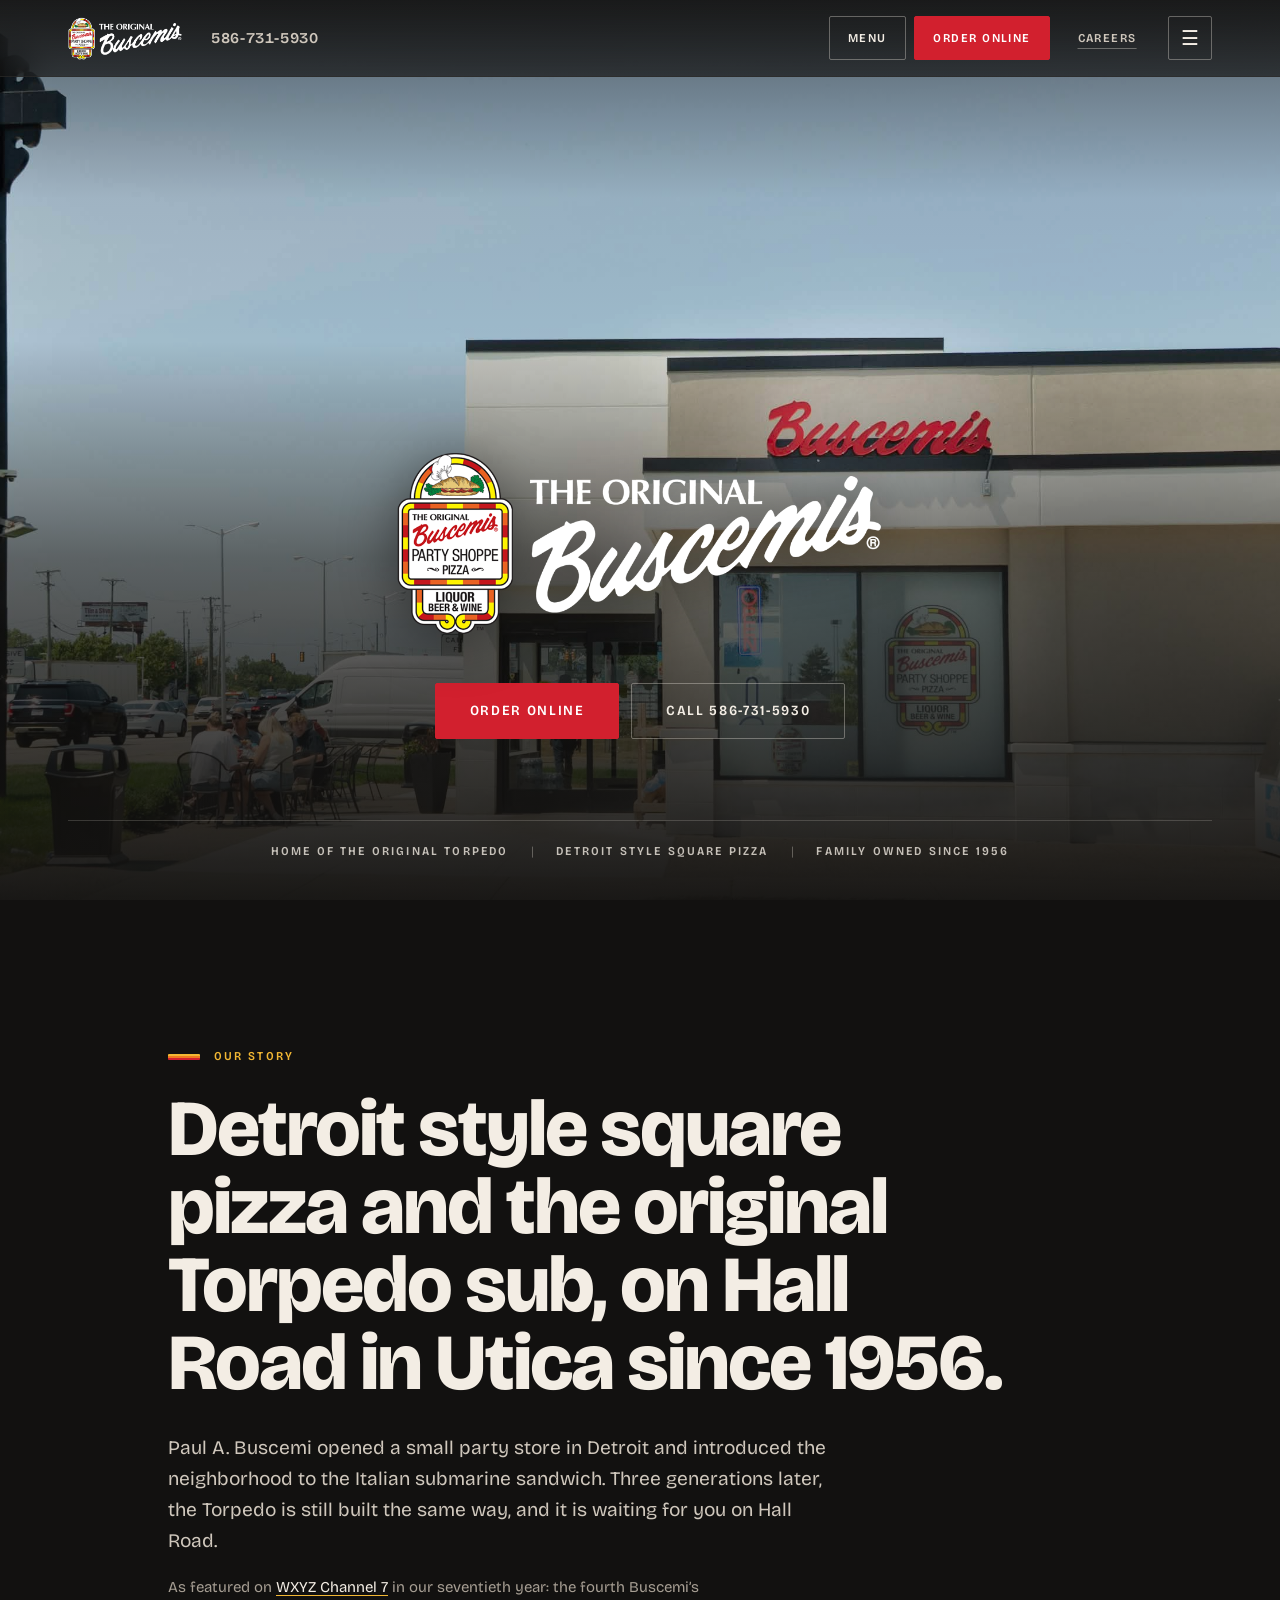
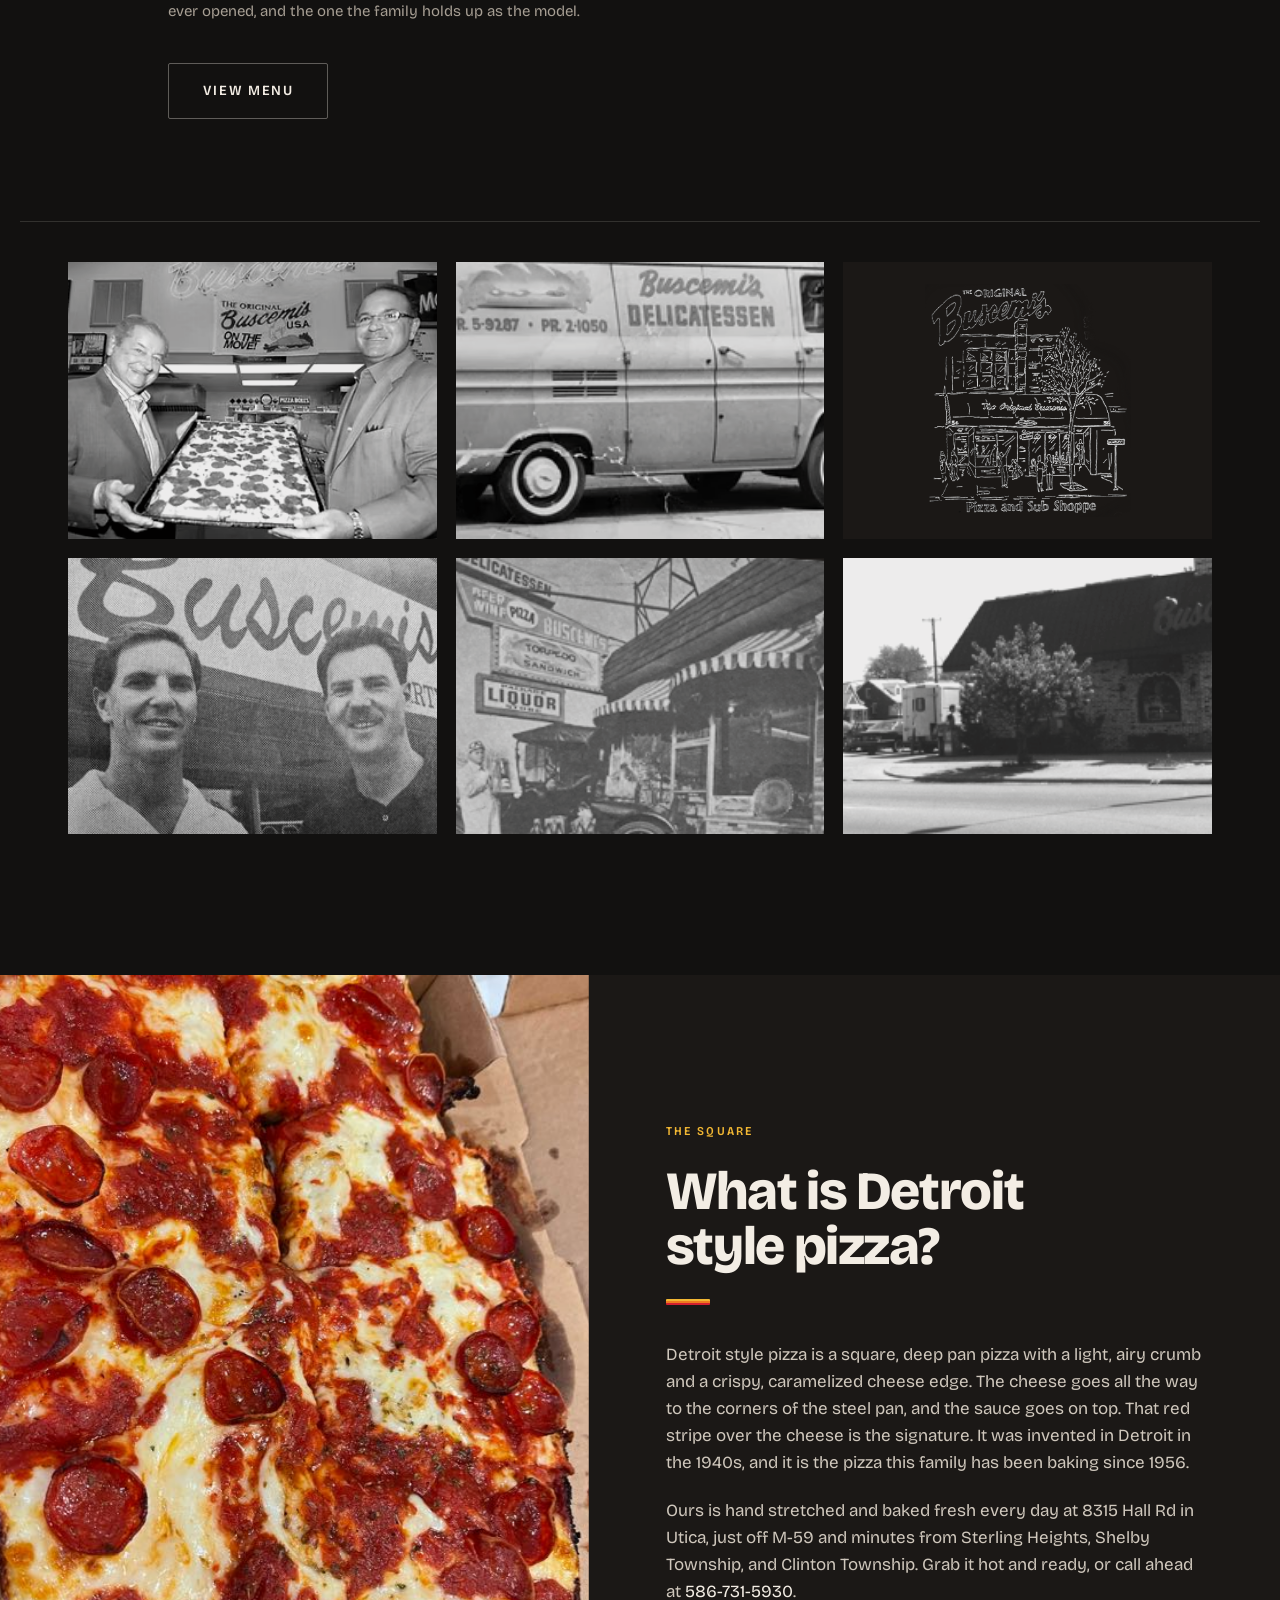
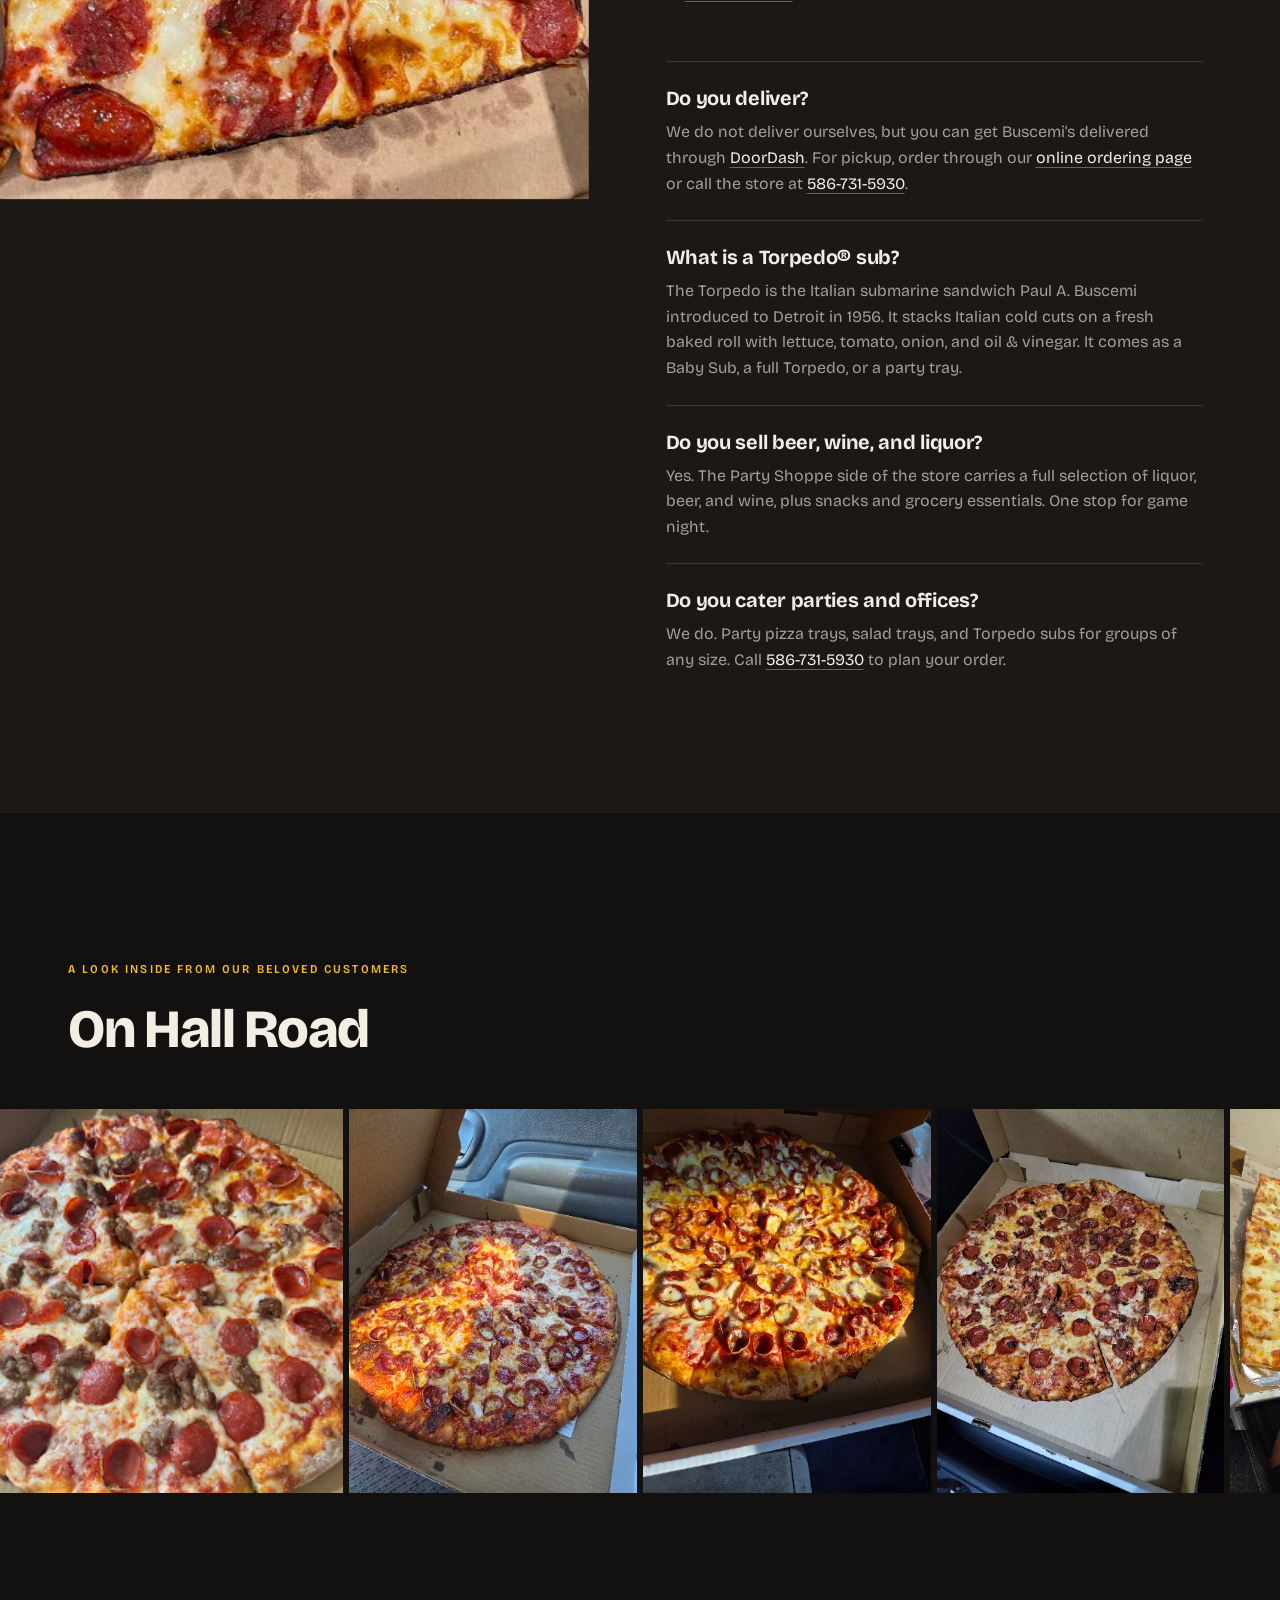
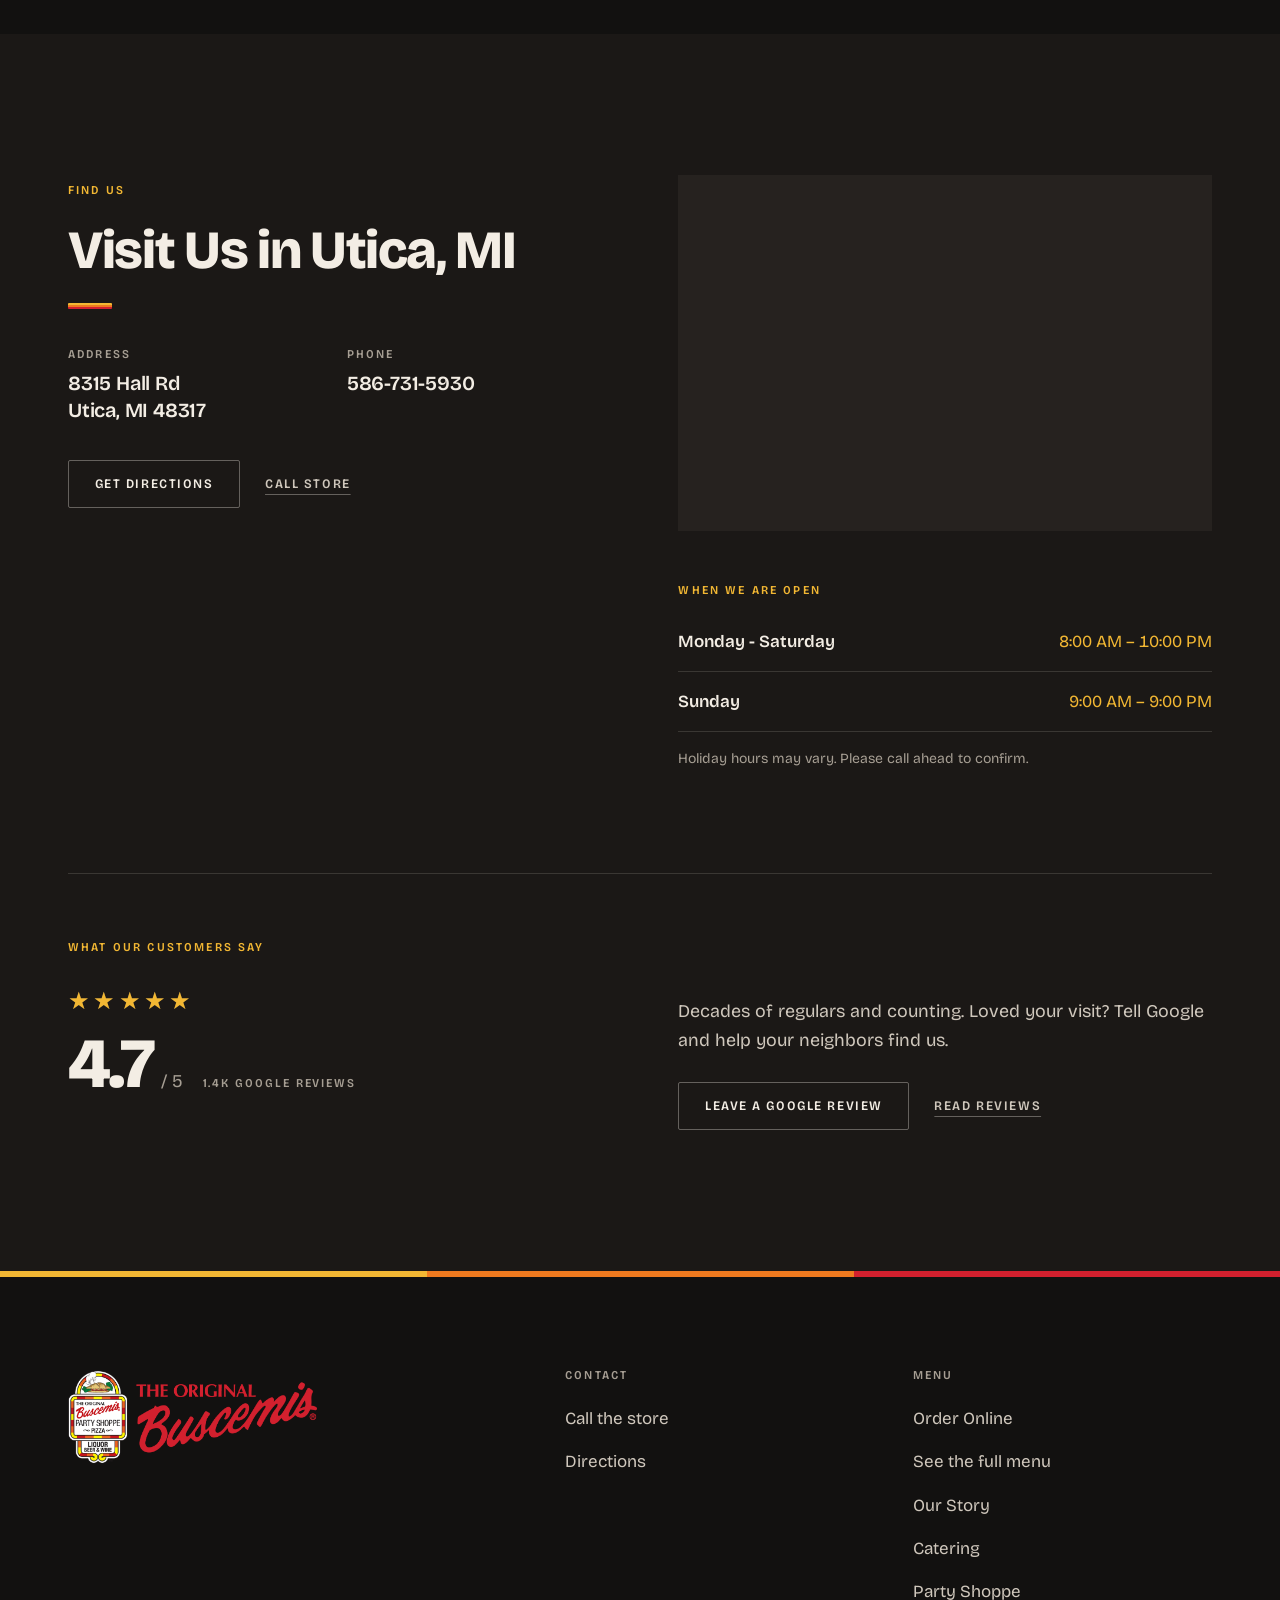
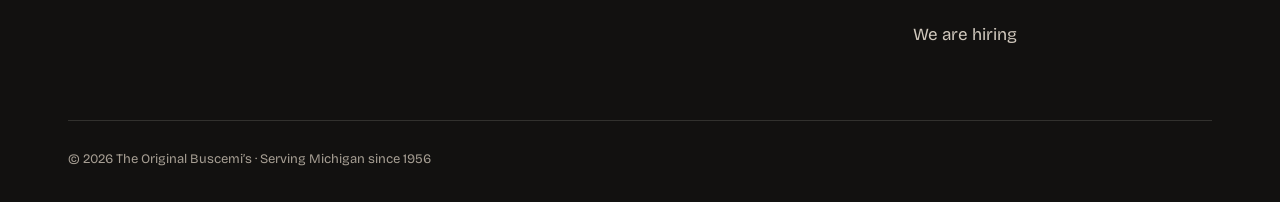
<file: index.html>
<!doctype html>
<html lang="en">
<head>
  <meta charset="utf-8">
  <meta name="viewport" content="width=device-width, initial-scale=1">
  <title>Original Buscemi's - Hall Road, Utica</title>
  <meta name="description" content="The Original Buscemi's at 8315 Hall Rd in Utica, MI 48317. Italian Torpedo subs, Detroit-style pizza, and Party Shoppe favorites since 1956. Call 586-731-5930.">
  <link rel="canonical" href="https://buscemisofutica.com/">
  <meta name="theme-color" content="#121110">
  <link rel="icon" type="image/png" sizes="144x144" href="/assets/favicon.png">
  <link rel="apple-touch-icon" sizes="180x180" href="/assets/apple-touch-icon.png">
  <meta property="og:type" content="website">
  <meta property="og:site_name" content="The Original Buscemi's">
  <meta property="og:title" content="Original Buscemi's - Hall Road, Utica">
  <meta property="og:description" content="Italian Torpedo subs, Detroit-style pizza, and Party Shoppe favorites since 1956. 8315 Hall Rd, Utica, MI 48317.">
  <meta property="og:url" content="https://buscemisofutica.com/">
  <meta property="og:image" content="https://buscemisofutica.com/assets/og-logo.jpg">
  <meta property="og:image:width" content="1200">
  <meta property="og:image:height" content="1200">
  <meta property="og:image:alt" content="The Original Buscemi's logo">
  <meta name="twitter:card" content="summary">
  <meta name="twitter:image" content="https://buscemisofutica.com/assets/og-logo.jpg">
  <script type="application/ld+json">
  {
    "@context": "https://schema.org",
    "@type": "Restaurant",
    "name": "The Original Buscemi's",
    "description": "Family-owned pizza and sub shop and Party Shoppe on Hall Road in Utica, Michigan. Detroit-style square pizza, the original Torpedo sub, calzones, cheese bread, and a full liquor, beer, and wine selection since 1956.",
    "url": "https://buscemisofutica.com/",
    "image": [
      "https://buscemisofutica.com/assets/seo/food-16x9.jpg",
      "https://buscemisofutica.com/assets/gallery/11-detroit-square.webp",
      "https://buscemisofutica.com/assets/seo/food-1x1.jpg"
    ],
    "logo": "https://buscemisofutica.com/assets/og-logo.jpg",
    "telephone": "+15867315930",
    "priceRange": "$",
    "menu": "https://buscemisofutica.com/menu/",
    "hasMenu": "https://buscemisofutica.com/menu/",
    "hasMap": "https://www.google.com/maps/search/?api=1&query=The+Original+Buscemis+8315+Hall+Rd+Utica+MI",
    "sameAs": [
      "https://www.yelp.com/biz/buscemis-utica",
      "https://www.tripadvisor.com/Restaurant_Review-g42777-d891202-Reviews-Buscemi_s_of_Utica-Utica_Michigan.html"
    ],
    "servesCuisine": ["Pizza", "Detroit-style pizza", "Italian", "Sandwiches"],
    "address": {
      "@type": "PostalAddress",
      "streetAddress": "8315 Hall Rd",
      "addressLocality": "Utica",
      "addressRegion": "MI",
      "postalCode": "48317",
      "addressCountry": "US"
    },
    "geo": {
      "@type": "GeoCoordinates",
      "latitude": 42.62626,
      "longitude": -83.02923
    },
    "openingHoursSpecification": [
      { "@type": "OpeningHoursSpecification", "dayOfWeek": ["Monday", "Tuesday", "Wednesday", "Thursday", "Friday", "Saturday"], "opens": "08:00", "closes": "22:00" },
      { "@type": "OpeningHoursSpecification", "dayOfWeek": ["Sunday"], "opens": "09:00", "closes": "21:00" }
    ],
    "foundingDate": "1956",
    "subjectOf": {
      "@type": "NewsArticle",
      "headline": "Buscemi's pizza turns 70, expands into Michigan freezer aisles",
      "url": "https://www.wxyz.com/buscemis-pizza-turns-70-expands-into-michigan-freezer-aisles",
      "datePublished": "2026-09-08",
      "author": {
        "@type": "Person",
        "name": "Evan Sery"
      },
      "publisher": {
        "@type": "Organization",
        "name": "WXYZ-TV Detroit",
        "url": "https://www.wxyz.com/"
      }
    },
    "department": {
      "@type": "LiquorStore",
      "name": "Buscemi's Party Shoppe",
      "url": "https://buscemisofutica.com/party-shoppe/",
      "telephone": "+15867315930",
      "priceRange": "$"
    }
  }
  </script>
  <link rel="preconnect" href="https://fonts.googleapis.com">
  <link rel="preconnect" href="https://fonts.gstatic.com" crossorigin>
  <link rel="stylesheet" href="https://fonts.googleapis.com/css2?family=Bricolage+Grotesque:opsz,wdth,wght@12..96,75..100,200..800&display=swap">
  <link rel="stylesheet" href="/css/styles.css?v=b85d04da">
</head>
<body>

  <a class="skip-link" href="#main">Skip to content</a>

  <header class="site-header">
    <div class="container site-header__inner">
      <div class="site-header__left">
      <a class="site-header__logo" href="#top" aria-label="The Original Buscemi's home">
        <img class="site-header__logo-full" src="/assets/logo.png" alt="The Original Buscemi's Party Shoppe Pizza" width="847" height="328">
        <img class="site-header__logo-mini" src="/assets/logo-shield.png" alt="The Original Buscemi's" width="208" height="322">
      </a>
      <a class="site-header__phone" href="tel:+15867315930">586-731-5930</a>
      </div>
      <div class="site-header__actions">
        <a class="btn btn--primary" href="/menu/">Menu</a>
        <a class="btn btn--green" href="/order/" target="_blank" rel="noopener">Order Online</a>
        <a class="btn btn--outline site-header__careers" href="/jobs/">Careers</a>
        <button class="site-header__burger" type="button" data-nav-toggle aria-expanded="false" aria-controls="nav-panel" aria-label="Open navigation">&#9776;</button>
      </div>
    </div>
  </header>

  <div class="nav-panel" id="nav-panel" data-nav data-open="false" role="dialog" aria-modal="true" aria-label="Site navigation">
    <button class="nav-panel__close" type="button" data-nav-close aria-label="Close menu">&times;</button>
    <nav>
      <ul class="nav-panel__list">
        <li><a href="/menu/">Menu</a></li>
        <li><a href="/story/">Our Story</a></li>
        <li><a href="/party-shoppe/">Party Shoppe</a></li>
        <li><a href="/catering/">Catering</a></li>
        <li><a href="/jobs/">Careers</a></li>
        <li><a href="#visit" data-nav-link>Visit</a></li>
        <li><a href="#hours" data-nav-link>Hours</a></li>
        <li><a href="#reviews" data-nav-link>Reviews</a></li>
        <li><a href="/order/" target="_blank" rel="noopener">Order Online</a></li>
      </ul>
      <p class="nav-panel__meta">8315 Hall Rd &middot; Utica, MI 48317 &middot; <a href="tel:+15867315930">586-731-5930</a></p>
    </nav>
  </div>

  <main id="main">

  <section class="hero" id="top">
    <div class="hero__media">
      <picture>
        <source media="(max-width: 640px)" srcset="/assets/hero-mobile.jpg" width="1140" height="1536">
        <img src="/assets/hero.jpg" alt="The Original Buscemi&#39;s Utica Hall Road" width="3255" height="1536" fetchpriority="high">
      </picture>
    </div>
    <div class="container hero__inner">
      <img class="hero__logo" src="/assets/logo.png" alt="The Original Buscemi's Party Shoppe Pizza" width="847" height="328" fetchpriority="high">
      <div class="hero__actions">
        <a class="btn btn--green btn--lg" href="/order/" target="_blank" rel="noopener">Order Online</a>
        <a class="btn btn--on-dark btn--lg" href="tel:+15867315930">Call 586-731-5930</a>
      </div>
      <ul class="hero__tagline">
        <li>Home of the Original Torpedo</li>
        <li>Detroit Style Square Pizza</li>
        <li>Family Owned Since 1956</li>
      </ul>
    </div>
  </section>

  <section class="statement" id="story">
    <div class="container container--narrow statement__inner reveal">
      <span class="eyebrow eyebrow--accent">Our Story</span>
      <h1 class="statement-title">Detroit style square pizza and the original Torpedo sub, on Hall Road in Utica since 1956.</h1>
      <p class="statement__body">Paul A. Buscemi opened a small party store in Detroit and introduced the neighborhood to the Italian submarine sandwich. Three generations later, the Torpedo is still built the same way, and it is waiting for you on Hall Road.</p>
      <p class="statement__press">As featured on <a href="https://www.wxyz.com/buscemis-pizza-turns-70-expands-into-michigan-freezer-aisles" target="_blank" rel="noopener">WXYZ Channel 7</a> in our seventieth year: the fourth Buscemi&rsquo;s ever opened, and the one the family holds up as the model.</p>
      <a class="btn btn--primary btn--lg" href="/menu/">View Menu</a>
    </div>
    <div class="container statement__prints reveal" aria-hidden="true">
      <figure class="statement__print">
        <img src="/assets/story/history-1.avif" alt="" width="320" height="301" loading="lazy">
      </figure>
      <figure class="statement__print">
        <img src="/assets/story/history-4.png" alt="" width="224" height="224" loading="lazy">
      </figure>
      <figure class="statement__print statement__print--sketch">
        <img src="/assets/story/history-5-sketch.png?v=2" alt="" width="312" height="352" loading="lazy">
      </figure>
      <figure class="statement__print">
        <img src="/assets/story/history-2.avif" alt="" width="768" height="768" loading="lazy">
      </figure>
      <figure class="statement__print">
        <img src="/assets/story/history-6-modelt.png?v=2" alt="" width="257" height="178" loading="lazy">
      </figure>
      <figure class="statement__print">
        <img src="/assets/story/history-7-building.png?v=2" alt="" width="340" height="172" loading="lazy">
      </figure>
    </div>
  </section>

  <section class="square" id="detroit-style">
    <figure class="square__media">
      <img src="/assets/gallery/15-detroit-onebite.jpg" alt="Detroit-style square pizza with pepperoni and sauce on top in a Buscemi&#39;s box" width="720" height="720" loading="lazy">
    </figure>
    <div class="square__text reveal">
      <span class="eyebrow">The Square</span>
      <h2 class="section-title">What is Detroit style pizza?</h2>
      <hr class="rule">
      <p class="square__copy">Detroit style pizza is a square, deep pan pizza with a light, airy crumb and a crispy, caramelized cheese edge. The cheese goes all the way to the corners of the steel pan, and the sauce goes on top. That red stripe over the cheese is the signature. It was invented in Detroit in the 1940s, and it is the pizza this family has been baking since 1956.</p>
      <p class="square__copy">Ours is hand stretched and baked fresh every day at 8315 Hall Rd in Utica, just off <span class="nowrap">M-59</span> and minutes from Sterling Heights, Shelby Township, and Clinton Township. Grab it hot and ready, or call ahead at <a href="tel:+15867315930">586-731-5930</a>.</p>

      <div class="faq">
        <h3 class="faq__q">Do you deliver?</h3>
        <p class="faq__a">We do not deliver ourselves, but you can get Buscemi's delivered through <a href="/delivery/" target="_blank" rel="noopener">DoorDash</a>. For pickup, order through our <a href="/order/" target="_blank" rel="noopener">online ordering page</a> or call the store at <a href="tel:+15867315930">586-731-5930</a>.</p>

        <h3 class="faq__q">What is a Torpedo&reg; sub?</h3>
        <p class="faq__a">The Torpedo is the Italian submarine sandwich Paul A. Buscemi introduced to Detroit in 1956. It stacks Italian cold cuts on a fresh baked roll with lettuce, tomato, onion, and oil &amp; vinegar. It comes as a Baby Sub, a full Torpedo, or a party tray.</p>

        <h3 class="faq__q">Do you sell beer, wine, and liquor?</h3>
        <p class="faq__a">Yes. The Party Shoppe side of the store carries a full selection of liquor, beer, and wine, plus snacks and grocery essentials. One stop for game night.</p>

        <h3 class="faq__q">Do you cater parties and offices?</h3>
        <p class="faq__a">We do. Party pizza trays, salad trays, and Torpedo subs for groups of any size. Call <a href="tel:+15867315930">586-731-5930</a> to plan your order.</p>
      </div>
    </div>
  </section>

  <section class="gallery">
    <div class="container gallery__head reveal">
      <span class="eyebrow">A look inside from our beloved customers</span>
      <h2 class="section-title">On Hall Road</h2>
    </div>
    <ul class="gallery__track" data-gallery-track>
      <li class="gallery__item"><img src="/assets/gallery/02-round-pizza.png" alt="Round sausage and pepperoni pizza from The Original Buscemi&#39;s" width="243" height="244" loading="lazy"></li>
      <li class="gallery__item gallery__item--low"><img src="/assets/gallery/04-round-pizza-box.webp" alt="Buscemi&#39;s round pepperoni and sausage pizza in a takeout box" width="382" height="510" loading="lazy"></li>
      <li class="gallery__item"><img src="/assets/gallery/05-pepperoni-sunlight.webp" alt="Buscemi&#39;s round pepperoni pizza in the box" width="382" height="510" loading="lazy"></li>
      <li class="gallery__item gallery__item--low"><img src="/assets/gallery/06-bacon-pepperoni.webp" alt="Bacon and pepperoni pizza slices from Buscemi&#39;s" width="382" height="510" loading="lazy"></li>
      <li class="gallery__item"><img src="/assets/gallery/07-cheese-bread-tray.webp" alt="Tray of Buscemi&#39;s cheese bread" width="236" height="510" loading="lazy"></li>
      <li class="gallery__item gallery__item--low"><img src="/assets/gallery/08-cheese-pizza.webp" alt="Buscemi&#39;s round cheese pizza with a side of ranch" width="382" height="510" loading="lazy"></li>
      <li class="gallery__item"><img src="/assets/gallery/09-calzones.webp" alt="Fresh baked Buscemi&#39;s calzones wrapped in foil" width="382" height="510" loading="lazy"></li>
      <li class="gallery__item gallery__item--low"><img src="/assets/gallery/10-pepperoni-peel.webp" alt="Sliced pepperoni pizza on the peel at Buscemi&#39;s" width="382" height="510" loading="lazy"></li>
      <li class="gallery__item"><img src="/assets/gallery/11-detroit-square.webp" alt="Detroit-style square pepperoni pizza in a Buscemi&#39;s box" width="680" height="510" loading="lazy"></li>
      <li class="gallery__item gallery__item--low"><img src="/assets/gallery/12-mixed-pies.webp" alt="Close-up of Buscemi&#39;s specialty pizzas" width="382" height="510" loading="lazy"></li>
      <li class="gallery__item"><img src="/assets/gallery/13-detroit-closeup.webp" alt="Detroit-style square pizza with pepperoni from Buscemi&#39;s" width="382" height="510" loading="lazy"></li>
      <li class="gallery__item gallery__item--low"><img src="/assets/gallery/14-slices-box.webp" alt="Buscemi&#39;s pizza slices in a takeout box" width="680" height="510" loading="lazy"></li>

    </ul>
  </section>

  <section class="visit" id="visit">
    <div class="container">
      <div class="visit__inner">
        <div class="visit__info reveal">
          <span class="eyebrow">Find Us</span>
          <h2 class="section-title">Visit Us in Utica, MI</h2>
          <hr class="rule rule--left">
          <dl class="visit__details">
            <div>
              <dt>Address</dt>
              <dd>8315 Hall Rd<br>Utica, MI 48317</dd>
            </div>
            <div>
              <dt>Phone</dt>
              <dd><a href="tel:+15867315930">586-731-5930</a></dd>
            </div>
          </dl>
          <div class="visit__actions">
            <a class="btn btn--primary" href="https://www.google.com/maps/search/?api=1&amp;query=8315%20Hall%20Rd%2C%20Utica%2C%20MI%2048317" target="_blank" rel="noopener">Get Directions</a>
            <a class="btn btn--outline" href="tel:+15867315930">Call Store</a>
          </div>
        </div>
        <div class="visit__side reveal">
          <div class="visit__map">
            <iframe
              src="https://www.google.com/maps?q=8315%20Hall%20Rd%2C%20Utica%2C%20MI%2048317&amp;output=embed"
              loading="lazy"
              referrerpolicy="no-referrer-when-downgrade"
              title="Map of The Original Buscemi's Utica, Hall Road"></iframe>
          </div>
          <div class="visit__hours" id="hours">
            <span class="eyebrow">When we are open</span>
            <table class="hours__table hours__table--left">
              <tbody>
            <tr><th scope="row">Monday - Saturday</th><td>8:00 AM &ndash; 10:00 PM</td></tr>
            <tr><th scope="row">Sunday</th><td>9:00 AM &ndash; 9:00 PM</td></tr>

              </tbody>
            </table>
            <p class="hours__note hours__note--left">Holiday hours may vary. Please call ahead to confirm.</p>
          </div>
        </div>
      </div>

      <div class="visit__reviews reveal" id="reviews">
        <span class="eyebrow">What our customers say</span>
        <div class="reviews__rating" role="img" aria-label="Rated 4.7 out of 5 stars from 1.4k Google reviews">
          <div class="reviews__stars">
            <span class="reviews__stars-empty" aria-hidden="true">&#9733;&#9733;&#9733;&#9733;&#9733;</span>
            <span class="reviews__stars-fill" aria-hidden="true" style="width: 94.0%;">&#9733;&#9733;&#9733;&#9733;&#9733;</span>
          </div>
          <div class="reviews__numbers">
            <span class="reviews__rating-value">4.7</span>
            <span class="reviews__rating-of">/ 5</span>
            <span class="reviews__count">1.4k Google reviews</span>
          </div>
        </div>
        <div class="reviews__body">
          <p class="reviews__copy">Decades of regulars and counting. Loved your visit? Tell Google and help your neighbors find us.</p>
          <div class="reviews__actions">
            <a class="btn btn--primary" href="/review/" target="_blank" rel="noopener">Leave a Google Review</a>
            <a class="btn btn--outline" href="https://www.google.com/maps/search/?api=1&amp;query=The+Original+Buscemis+8315+Hall+Rd+Utica+MI" target="_blank" rel="noopener">Read Reviews</a>
          </div>
        </div>
      </div>
    </div>
  </section>

  </main>

  <footer class="site-footer">
    <div class="container">
      <div class="site-footer__top">
        <div class="site-footer__brand">
          <img src="/assets/logo-lockup-red.png" alt="The Original Buscemi's" width="847" height="328" loading="lazy">
        </div>
        <div class="site-footer__col">
          <h2><a href="#visit">Contact</a></h2>
          <ul>
            <li><a href="tel:+15867315930">Call the store</a></li>
            <li><a href="https://www.google.com/maps/search/?api=1&amp;query=8315%20Hall%20Rd%2C%20Utica%2C%20MI%2048317" target="_blank" rel="noopener">Directions</a></li>
          </ul>
        </div>
        <div class="site-footer__col">
          <h2><a href="/menu/">Menu</a></h2>
          <ul>
            <li><a href="/order/" target="_blank" rel="noopener">Order Online</a></li>
            <li><a href="/menu/">See the full menu</a></li>
            <li><a href="/story/">Our Story</a></li>
            <li><a href="/catering/">Catering</a></li>
            <li><a href="/party-shoppe/">Party Shoppe</a></li>
            <li><a href="/jobs/">We are hiring</a></li>
          </ul>
        </div>

      </div>

    </div>

    <div class="container">
      <p class="site-footer__meta">&copy; 2026 The Original Buscemi&rsquo;s &middot; Serving Michigan since 1956</p>
    </div>
  </footer>

  <script src="/js/main.js?v=eb585bd9"></script>
  <!-- Cloudflare Web Analytics, loaded only for real visitors on the live site.
       Skipped for automated browsers, known crawlers, local previews, and any device
       that has opened the site once with ?nocount=1 (undo with ?nocount=0). -->
  <script>
  (function () {
    function shouldCount(ua, webdriver, host, flag) {
      if (webdriver) return false;
      ua = String(ua || '').replace(/cubot/ig, '');
      if (/bot|crawl|spider|slurp|headless|phantom|selenium|puppeteer|playwright|lighthouse|pagespeed|python|curl|wget|scrapy|gptbot|claudebot|claude\/|perplexity|bytespider|ccbot|applebot|facebookexternalhit/i.test(ua)) return false;
      if (host !== 'buscemisofutica.com' && host !== 'www.buscemisofutica.com') return false;
      if (flag === '1') return false;
      return true;
    }
    window.buscemisShouldCount = shouldCount;
    var flag = null, consumed = false, params = null;
    try {
      params = new URLSearchParams(location.search);
      var q = params.get('nocount');
      var ownLink = !document.referrer || /^https?:\/\/(www\.)?buscemisofutica\.com(\/|$)/.test(document.referrer);
      if (q !== null && ownLink) {
        if (q === '1') localStorage.setItem('buscemis-nocount', '1');
        if (q === '0') localStorage.removeItem('buscemis-nocount');
        consumed = true;
      }
    } catch (e) {}
    try { flag = localStorage.getItem('buscemis-nocount'); } catch (e) {}
    try {
      if (consumed) {
        params.delete('nocount');
        var rest = params.toString();
        history.replaceState(null, '', location.pathname + (rest ? '?' + rest : '') + location.hash);
      }
    } catch (e) {}
    try {
      if (!shouldCount(navigator.userAgent, !!navigator.webdriver, location.hostname, flag)) return;
      var s = document.createElement('script');
      s.src = 'https://static.cloudflareinsights.com/beacon.min.js';
      s.defer = true;
      s.setAttribute('data-cf-beacon', '{"token": "3487a82a831f48ae997ac0cc13119242"}');
      document.body.appendChild(s);
    } catch (e) {}
  })();
  </script>
  <!-- End Cloudflare Web Analytics -->
</body>
</html>
</file>
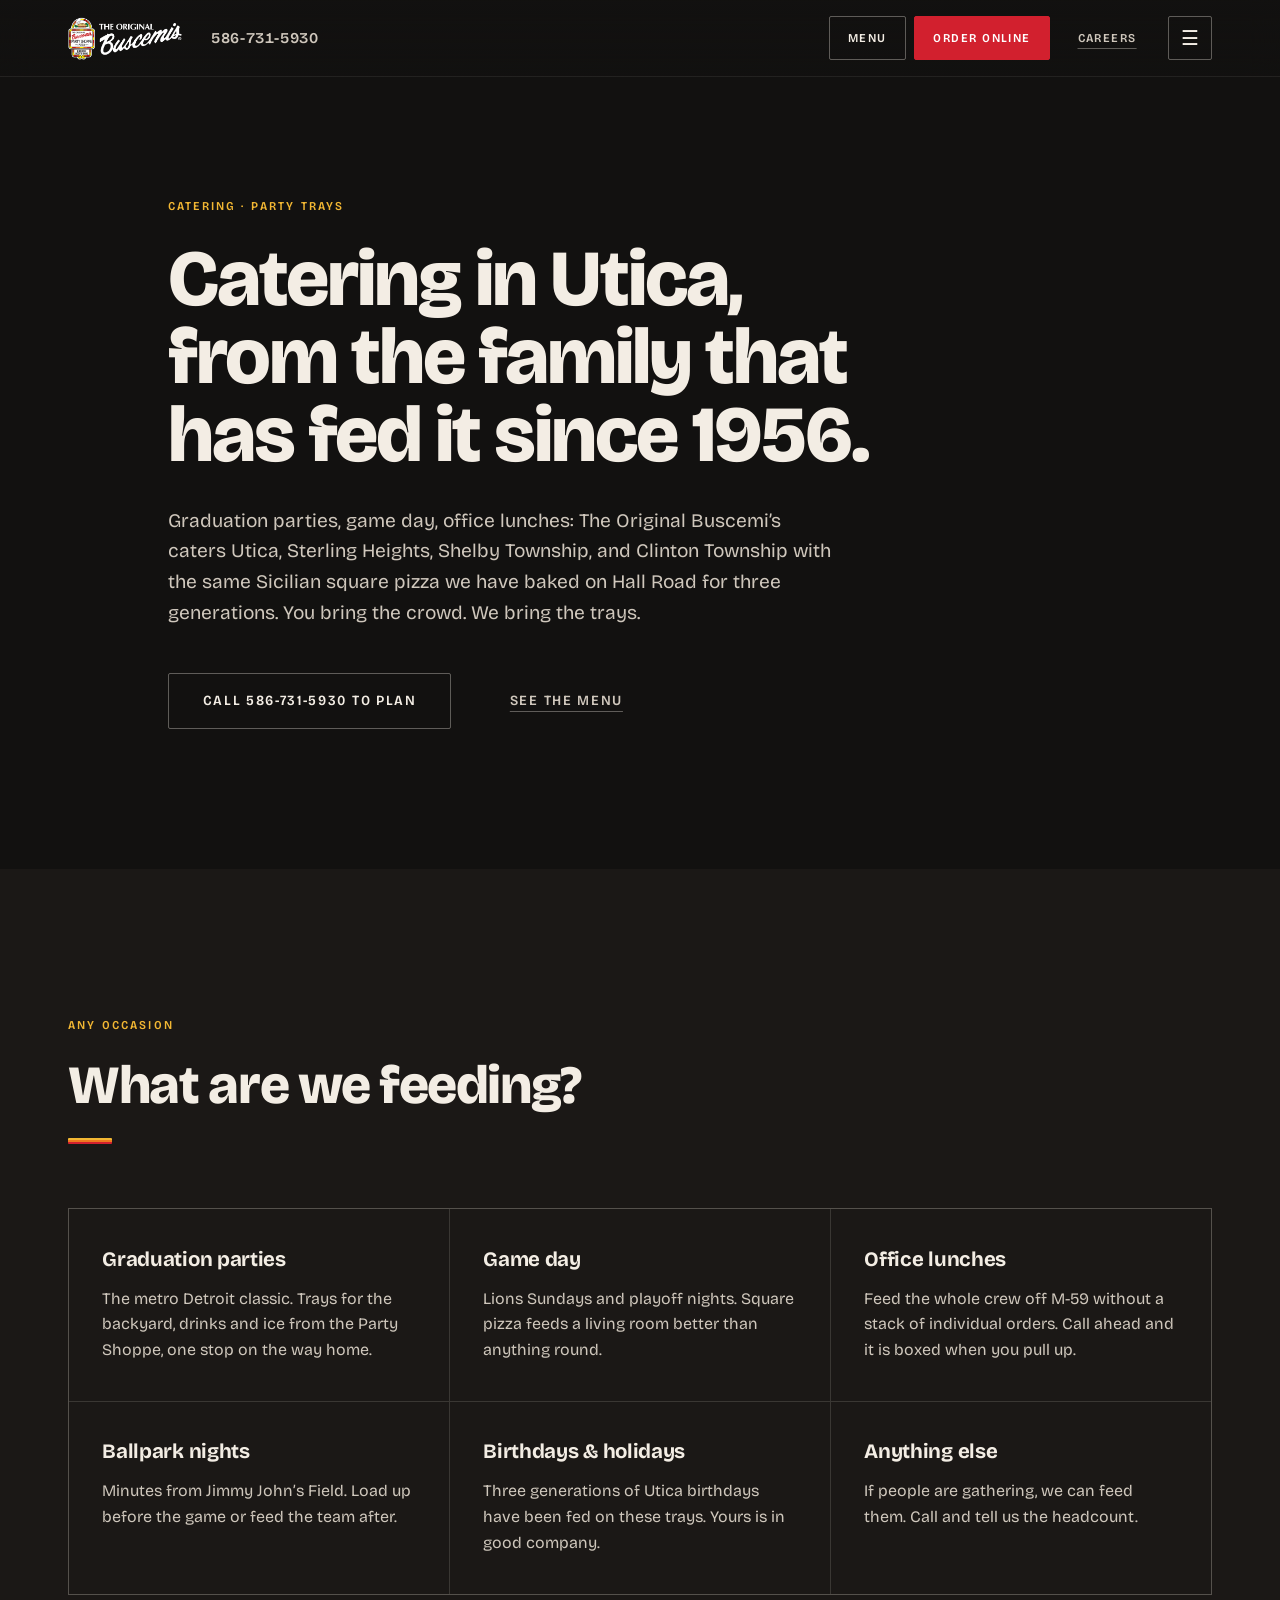
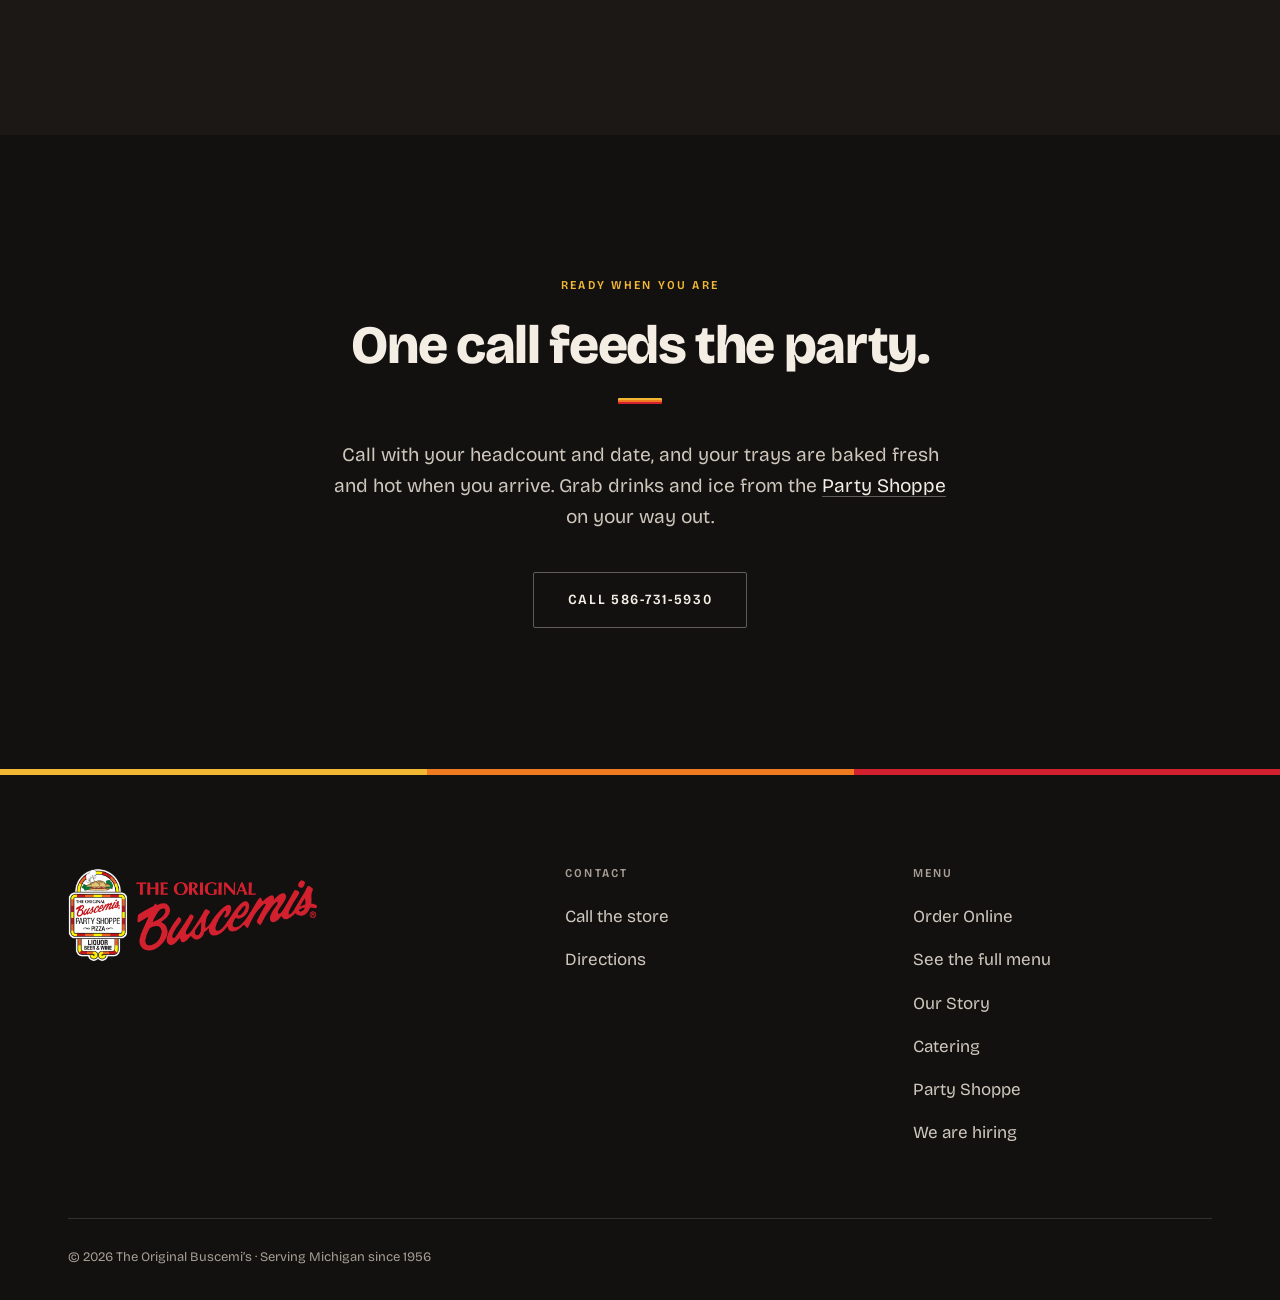
<file: catering/index.html>
<!doctype html>
<html lang="en">
<head>
  <meta charset="utf-8">
  <meta name="viewport" content="width=device-width, initial-scale=1">
  <title>Catering in Utica, MI - Party Trays | The Original Buscemi's</title>
  <meta name="description" content="Pizza catering and party trays in Utica, MI from The Original Buscemi's. Sicilian square party trays, salad trays, and cheese bread for graduations, game day, and the office. Call 586-731-5930.">
  <link rel="canonical" href="https://buscemisofutica.com/catering/">
  <meta name="theme-color" content="#121110">
  <link rel="icon" type="image/png" sizes="144x144" href="/assets/favicon.png">
  <link rel="apple-touch-icon" sizes="180x180" href="/assets/apple-touch-icon.png">
  <meta property="og:type" content="website">
  <meta property="og:site_name" content="The Original Buscemi's">
  <meta property="og:title" content="Catering &amp; Party Trays - The Original Buscemi's, Utica MI">
  <meta property="og:description" content="Sicilian square party trays, salad trays, and cheese bread for graduations, game day, and the office. On Hall Road since 1956.">
  <meta property="og:url" content="https://buscemisofutica.com/catering/">
  <meta property="og:image" content="https://buscemisofutica.com/assets/og-logo.jpg">
  <meta property="og:image:width" content="1200">
  <meta property="og:image:height" content="1200">
  <meta property="og:image:alt" content="The Original Buscemi's logo">
  <meta name="twitter:card" content="summary">
  <meta name="twitter:image" content="https://buscemisofutica.com/assets/og-logo.jpg">
  <script type="application/ld+json">
  {
    "@context": "https://schema.org",
    "@type": "WebPage",
    "@id": "https://buscemisofutica.com/catering/",
    "name": "Catering and Party Trays in Utica, MI",
    "description": "Pizza catering and party trays from The Original Buscemi's in Utica, Michigan: Sicilian square party trays, salad trays, and cheese bread for graduations, game day, and office lunches.",
    "isPartOf": { "@type": "WebSite", "url": "https://buscemisofutica.com/" },
    "about": {
      "@type": "Restaurant",
      "name": "The Original Buscemi's",
      "url": "https://buscemisofutica.com/",
      "telephone": "+15867315930",
      "address": {
        "@type": "PostalAddress",
        "streetAddress": "8315 Hall Rd",
        "addressLocality": "Utica",
        "addressRegion": "MI",
        "postalCode": "48317",
        "addressCountry": "US"
      }
    }
  }
  </script>
  <link rel="preconnect" href="https://fonts.googleapis.com">
  <link rel="preconnect" href="https://fonts.gstatic.com" crossorigin>
  <link rel="stylesheet" href="https://fonts.googleapis.com/css2?family=Bricolage+Grotesque:opsz,wdth,wght@12..96,75..100,200..800&display=swap">
  <link rel="stylesheet" href="/css/styles.css?v=b85d04da">
  <link rel="stylesheet" href="/css/pages/catering.css?v=8a440a8b">
</head>
<body>

  <a class="skip-link" href="#main">Skip to content</a>

  <header class="site-header">
    <div class="container site-header__inner">
      <div class="site-header__left">
      <a class="site-header__logo" href="/" aria-label="The Original Buscemi's home">
        <img class="site-header__logo-full" src="/assets/logo.png" alt="The Original Buscemi's Party Shoppe Pizza" width="847" height="328">
        <img class="site-header__logo-mini" src="/assets/logo-shield.png" alt="The Original Buscemi's" width="208" height="322">
      </a>
      <a class="site-header__phone" href="tel:+15867315930">586-731-5930</a>
      </div>
      <div class="site-header__actions">
        <a class="btn btn--primary" href="/menu/">Menu</a>
        <a class="btn btn--green" href="/order/" target="_blank" rel="noopener">Order Online</a>
        <a class="btn btn--outline site-header__careers" href="/jobs/">Careers</a>
        <button class="site-header__burger" type="button" data-nav-toggle aria-expanded="false" aria-controls="nav-panel" aria-label="Open navigation">&#9776;</button>
      </div>
    </div>
  </header>

  <div class="nav-panel" id="nav-panel" data-nav data-open="false" role="dialog" aria-modal="true" aria-label="Site navigation">
    <button class="nav-panel__close" type="button" data-nav-close aria-label="Close menu">&times;</button>
    <nav>
      <ul class="nav-panel__list">
        <li><a href="/menu/">Menu</a></li>
        <li><a href="/story/">Our Story</a></li>
        <li><a href="/party-shoppe/">Party Shoppe</a></li>
        <li><a href="/catering/" data-nav-link>Catering</a></li>
        <li><a href="/jobs/">Careers</a></li>
        <li><a href="/#visit">Visit</a></li>
        <li><a href="/#hours">Hours</a></li>
        <li><a href="/#reviews">Reviews</a></li>
        <li><a href="/order/" target="_blank" rel="noopener">Order Online</a></li>
      </ul>
      <p class="nav-panel__meta">8315 Hall Rd &middot; Utica, MI 48317 &middot; <a href="tel:+15867315930">586-731-5930</a></p>
    </nav>
  </div>

  <main id="main">

  <section class="page-intro" id="top">
    <div class="container container--narrow page-intro__inner reveal">
      <span class="eyebrow">Catering &middot; Party Trays</span>
      <h1 class="statement-title">Catering in Utica, from the family that has fed it since 1956.</h1>
      <p class="statement__body">Graduation parties, game day, office lunches: The Original Buscemi&rsquo;s caters Utica, Sterling Heights, Shelby Township, and Clinton Township with the same Sicilian square pizza we have baked on Hall Road for three generations. You bring the crowd. We bring the trays.</p>
      <div class="page-intro__actions">
        <a class="btn btn--primary btn--lg" href="tel:+15867315930">Call 586-731-5930 to Plan</a>
        <a class="btn btn--outline btn--lg" href="/menu/">See the Menu</a>
      </div>
    </div>
  </section>

  <section class="occasions">
    <div class="container">
      <div class="occasions__head reveal">
        <span class="eyebrow">Any Occasion</span>
        <h2 class="section-title">What are we feeding?</h2>
        <hr class="rule">
      </div>
      <ul class="menu-items occasions__grid reveal">
        <li class="menu-item occasions__item">
          <h3>Graduation parties</h3>
          <p class="menu-item__desc">The metro Detroit classic. Trays for the backyard, drinks and ice from the Party Shoppe, one stop on the way home.</p>
        </li>
        <li class="menu-item occasions__item">
          <h3>Game day</h3>
          <p class="menu-item__desc">Lions Sundays and playoff nights. Square pizza feeds a living room better than anything round.</p>
        </li>
        <li class="menu-item occasions__item">
          <h3>Office lunches</h3>
          <p class="menu-item__desc">Feed the whole crew off <span class="nowrap">M-59</span> without a stack of individual orders. Call ahead and it is boxed when you pull up.</p>
        </li>
        <li class="menu-item occasions__item">
          <h3>Ballpark nights</h3>
          <p class="menu-item__desc">Minutes from Jimmy John&rsquo;s Field. Load up before the game or feed the team after.</p>
        </li>
        <li class="menu-item occasions__item">
          <h3>Birthdays &amp; holidays</h3>
          <p class="menu-item__desc">Three generations of Utica birthdays have been fed on these trays. Yours is in good company.</p>
        </li>
        <li class="menu-item occasions__item">
          <h3>Anything else</h3>
          <p class="menu-item__desc">If people are gathering, we can feed them. Call and tell us the headcount.</p>
        </li>
      </ul>
    </div>
  </section>

  <section class="closing">
    <div class="container container--narrow closing__inner reveal">
      <span class="eyebrow">Ready When You Are</span>
      <h2 class="section-title">One call feeds the party.</h2>
      <hr class="rule rule--center">
      <p class="closing__copy">Call with your headcount and date, and your trays are baked fresh and hot when you arrive. Grab drinks and ice from the <a href="/party-shoppe/">Party Shoppe</a> on your way out.</p>
      <div class="closing__actions">
        <a class="btn btn--primary btn--lg" href="tel:+15867315930">Call 586-731-5930</a>
      </div>
    </div>
  </section>

  </main>

  <footer class="site-footer">
    <div class="container">
      <div class="site-footer__top">
        <div class="site-footer__brand">
          <img src="/assets/logo-lockup-red.png" alt="The Original Buscemi's" width="847" height="328" loading="lazy">
        </div>
        <div class="site-footer__col">
          <h2><a href="/#visit">Contact</a></h2>
          <ul>
            <li><a href="tel:+15867315930">Call the store</a></li>
            <li><a href="https://www.google.com/maps/search/?api=1&amp;query=8315%20Hall%20Rd%2C%20Utica%2C%20MI%2048317" target="_blank" rel="noopener">Directions</a></li>
          </ul>
        </div>
        <div class="site-footer__col">
          <h2><a href="/menu/">Menu</a></h2>
          <ul>
            <li><a href="/order/" target="_blank" rel="noopener">Order Online</a></li>
            <li><a href="/menu/">See the full menu</a></li>
            <li><a href="/story/">Our Story</a></li>
            <li><a href="/catering/">Catering</a></li>
            <li><a href="/party-shoppe/">Party Shoppe</a></li>
            <li><a href="/jobs/">We are hiring</a></li>
          </ul>
        </div>

      </div>

    </div>

    <div class="container">
      <p class="site-footer__meta">&copy; 2026 The Original Buscemi&rsquo;s &middot; Serving Michigan since 1956</p>
    </div>
  </footer>

  <script src="/js/main.js?v=eb585bd9"></script>
  <!-- Cloudflare Web Analytics, loaded only for real visitors on the live site.
       Skipped for automated browsers, known crawlers, local previews, and any device
       that has opened the site once with ?nocount=1 (undo with ?nocount=0). -->
  <script>
  (function () {
    function shouldCount(ua, webdriver, host, flag) {
      if (webdriver) return false;
      ua = String(ua || '').replace(/cubot/ig, '');
      if (/bot|crawl|spider|slurp|headless|phantom|selenium|puppeteer|playwright|lighthouse|pagespeed|python|curl|wget|scrapy|gptbot|claudebot|claude\/|perplexity|bytespider|ccbot|applebot|facebookexternalhit/i.test(ua)) return false;
      if (host !== 'buscemisofutica.com' && host !== 'www.buscemisofutica.com') return false;
      if (flag === '1') return false;
      return true;
    }
    window.buscemisShouldCount = shouldCount;
    var flag = null, consumed = false, params = null;
    try {
      params = new URLSearchParams(location.search);
      var q = params.get('nocount');
      var ownLink = !document.referrer || /^https?:\/\/(www\.)?buscemisofutica\.com(\/|$)/.test(document.referrer);
      if (q !== null && ownLink) {
        if (q === '1') localStorage.setItem('buscemis-nocount', '1');
        if (q === '0') localStorage.removeItem('buscemis-nocount');
        consumed = true;
      }
    } catch (e) {}
    try { flag = localStorage.getItem('buscemis-nocount'); } catch (e) {}
    try {
      if (consumed) {
        params.delete('nocount');
        var rest = params.toString();
        history.replaceState(null, '', location.pathname + (rest ? '?' + rest : '') + location.hash);
      }
    } catch (e) {}
    try {
      if (!shouldCount(navigator.userAgent, !!navigator.webdriver, location.hostname, flag)) return;
      var s = document.createElement('script');
      s.src = 'https://static.cloudflareinsights.com/beacon.min.js';
      s.defer = true;
      s.setAttribute('data-cf-beacon', '{"token": "3487a82a831f48ae997ac0cc13119242"}');
      document.body.appendChild(s);
    } catch (e) {}
  })();
  </script>
  <!-- End Cloudflare Web Analytics -->
</body>
</html>
</file>
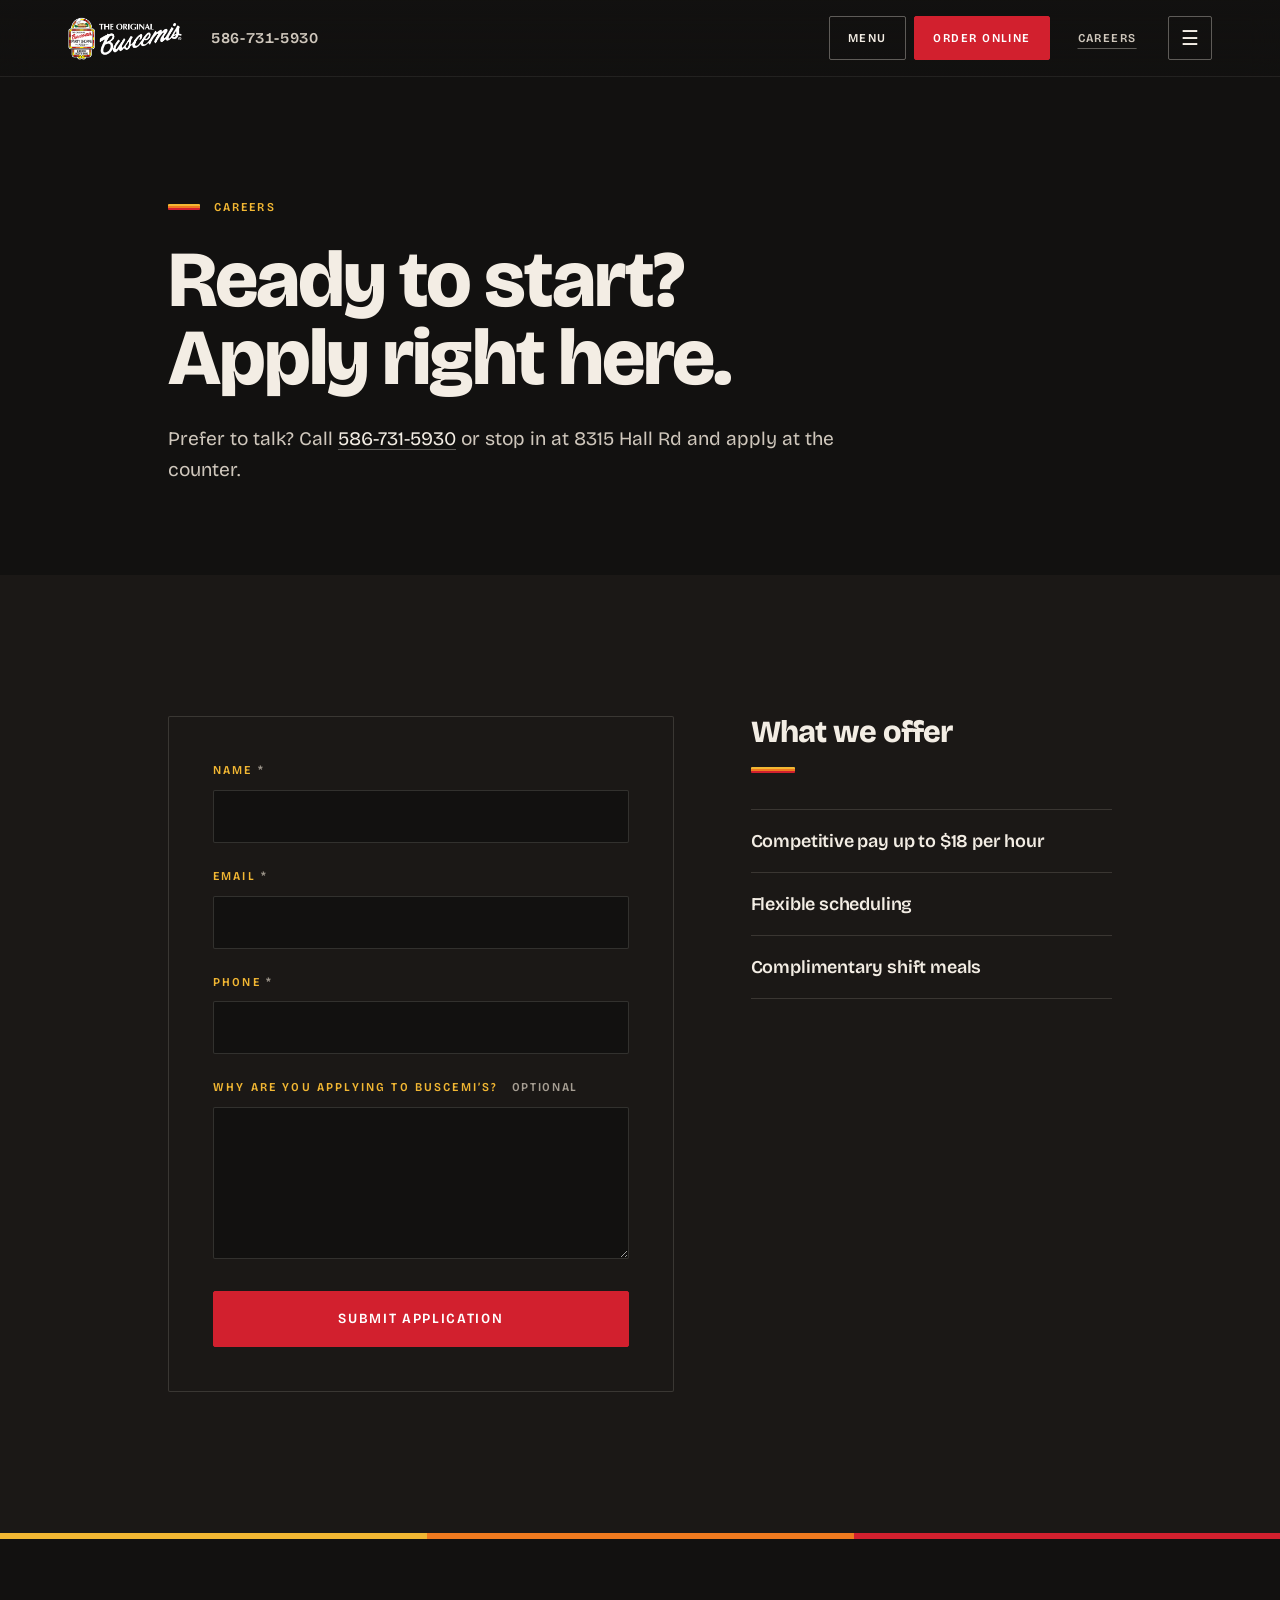
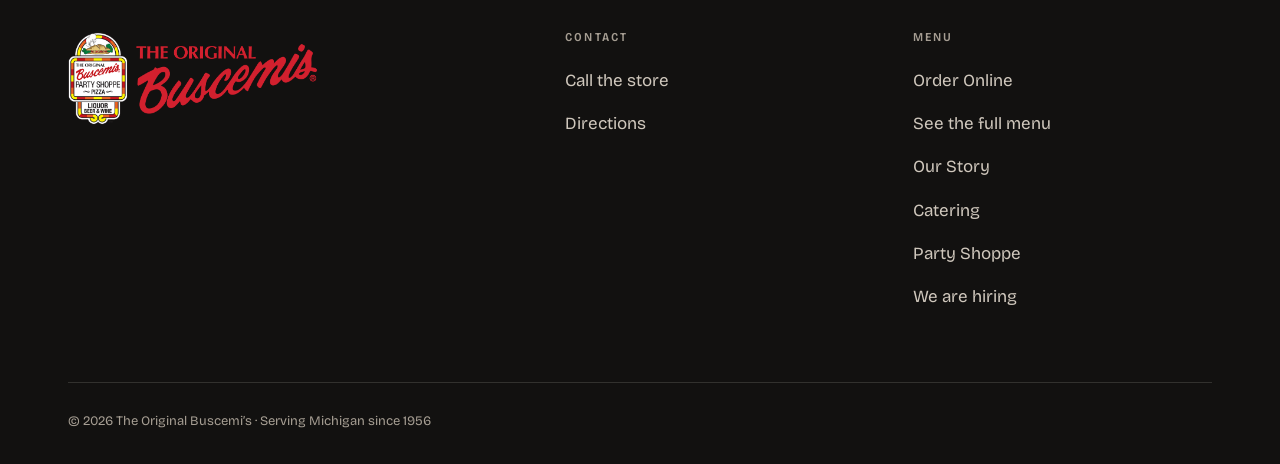
<file: jobs/index.html>
<!doctype html>
<html lang="en">
<head>
  <meta charset="utf-8">
  <meta name="viewport" content="width=device-width, initial-scale=1">
  <title>Jobs in Utica, MI | Now Hiring at The Original Buscemi's</title>
  <meta name="description" content="The Original Buscemi's is hiring in Utica, MI. Up to $18 an hour, flexible hours, and free shift meals at the family pizza shop on Hall Road since 1956. Apply in two minutes.">
  <link rel="canonical" href="https://buscemisofutica.com/jobs/">
  <meta name="theme-color" content="#121110">
  <link rel="icon" type="image/png" sizes="144x144" href="/assets/favicon.png">
  <link rel="apple-touch-icon" sizes="180x180" href="/assets/apple-touch-icon.png">
  <meta property="og:type" content="website">
  <meta property="og:site_name" content="The Original Buscemi's">
  <meta property="og:title" content="Now Hiring at The Original Buscemi's, Utica MI">
  <meta property="og:description" content="Up to $18 an hour, flexible hours, and free shift meals at the family pizza shop on Hall Road since 1956.">
  <meta property="og:url" content="https://buscemisofutica.com/jobs/">
  <meta property="og:image" content="https://buscemisofutica.com/assets/og-logo.jpg">
  <meta property="og:image:width" content="1200">
  <meta property="og:image:height" content="1200">
  <meta property="og:image:alt" content="The Original Buscemi's logo">
  <meta name="twitter:card" content="summary">
  <meta name="twitter:image" content="https://buscemisofutica.com/assets/og-logo.jpg">
  <script type="application/ld+json">
  {
    "@context": "https://schema.org",
    "@type": "JobPosting",
    "title": "Restaurant Crew Member",
    "description": "The Original Buscemi's in Utica, Michigan is hiring crew members for the kitchen, counter, and Party Shoppe. Up to $18 an hour, flexible hours, and free shift meals. You need no experience; we will train you. The Buscemi family has run the shop on Hall Road since 1956.",
    "datePosted": "2026-08-15",
    "employmentType": ["FULL_TIME", "PART_TIME"],
    "hiringOrganization": {
      "@type": "Restaurant",
      "name": "The Original Buscemi's",
      "sameAs": "https://buscemisofutica.com/",
      "logo": "https://buscemisofutica.com/assets/og-logo.jpg"
    },
    "jobLocation": {
      "@type": "Place",
      "address": {
        "@type": "PostalAddress",
        "streetAddress": "8315 Hall Rd",
        "addressLocality": "Utica",
        "addressRegion": "MI",
        "postalCode": "48317",
        "addressCountry": "US"
      }
    },
    "baseSalary": {
      "@type": "MonetaryAmount",
      "currency": "USD",
      "value": { "@type": "QuantitativeValue", "maxValue": 18, "unitText": "HOUR" }
    }
  }
  </script>
  <link rel="preconnect" href="https://fonts.googleapis.com">
  <link rel="preconnect" href="https://fonts.gstatic.com" crossorigin>
  <link rel="stylesheet" href="https://fonts.googleapis.com/css2?family=Bricolage+Grotesque:opsz,wdth,wght@12..96,75..100,200..800&display=swap">
  <link rel="stylesheet" href="/css/styles.css?v=b85d04da">
  <link rel="stylesheet" href="/css/pages/jobs.css?v=5e681896">
</head>
<body>

  <a class="skip-link" href="#main">Skip to content</a>

  <header class="site-header">
    <div class="container site-header__inner">
      <div class="site-header__left">
      <a class="site-header__logo" href="/" aria-label="The Original Buscemi's home">
        <img class="site-header__logo-full" src="/assets/logo.png" alt="The Original Buscemi's Party Shoppe Pizza" width="847" height="328">
        <img class="site-header__logo-mini" src="/assets/logo-shield.png" alt="The Original Buscemi's" width="208" height="322">
      </a>
      <a class="site-header__phone" href="tel:+15867315930">586-731-5930</a>
      </div>
      <div class="site-header__actions">
        <a class="btn btn--primary" href="/menu/">Menu</a>
        <a class="btn btn--green" href="/order/" target="_blank" rel="noopener">Order Online</a>
        <a class="btn btn--outline site-header__careers" href="/jobs/">Careers</a>
        <button class="site-header__burger" type="button" data-nav-toggle aria-expanded="false" aria-controls="nav-panel" aria-label="Open navigation">&#9776;</button>
      </div>
    </div>
  </header>

  <div class="nav-panel" id="nav-panel" data-nav data-open="false" role="dialog" aria-modal="true" aria-label="Site navigation">
    <button class="nav-panel__close" type="button" data-nav-close aria-label="Close menu">&times;</button>
    <nav>
      <ul class="nav-panel__list">
        <li><a href="/menu/">Menu</a></li>
        <li><a href="/story/">Our Story</a></li>
        <li><a href="/party-shoppe/">Party Shoppe</a></li>
        <li><a href="/catering/">Catering</a></li>
        <li><a href="/jobs/" data-nav-link>Careers</a></li>
        <li><a href="/#visit">Visit</a></li>
        <li><a href="/#hours">Hours</a></li>
        <li><a href="/#reviews">Reviews</a></li>
        <li><a href="/order/" target="_blank" rel="noopener">Order Online</a></li>
      </ul>
      <p class="nav-panel__meta">8315 Hall Rd &middot; Utica, MI 48317 &middot; <a href="tel:+15867315930">586-731-5930</a></p>
    </nav>
  </div>

  <main id="main">
  <h1 class="sr-only">Jobs in Utica, MI &mdash; Now Hiring at The Original Buscemi&rsquo;s</h1>

  <section class="careers-intro" id="apply">
    <div class="container container--narrow reveal">
      <span class="eyebrow eyebrow--accent">Careers</span>
      <h2 class="statement-title">Ready to start? Apply right here.</h2>
      <p class="careers-intro__lead">Prefer to talk? Call <a href="tel:+15867315930">586-731-5930</a> or stop in at 8315 Hall Rd and apply at the counter.</p>
    </div>
  </section>

  <section class="careers-apply">
    <div class="container container--narrow">
      <div class="careers-apply__grid reveal">
        <div class="careers-apply__form">
          <!-- Submissions post to FormSubmit's alias endpoint (the owner's email
               never appears here). The hidden iframe swallows the response page
               so the visitor stays put and sees our thank-you message. -->
          <form class="apply-form" action="#" method="POST" target="apply-sink" data-apply-form>
            <input type="hidden" name="_subject" value="New Buscemi&#39;s job application">
            <input type="hidden" name="_template" value="table">
            <input type="hidden" name="_captcha" value="false">
            <input type="text" name="_honey" style="display:none" tabindex="-1" autocomplete="off" aria-hidden="true">
            <div class="apply-form__field">
              <label for="af-name">Name <span aria-hidden="true">*</span></label>
              <input id="af-name" name="name" type="text" autocomplete="name" maxlength="120" required>
            </div>
            <div class="apply-form__field">
              <label for="af-email">Email <span aria-hidden="true">*</span></label>
              <input id="af-email" name="email" type="email" autocomplete="email" maxlength="120" required>
            </div>
            <div class="apply-form__field">
              <label for="af-phone">Phone <span aria-hidden="true">*</span></label>
              <input id="af-phone" name="phone" type="tel" autocomplete="tel" maxlength="40" required>
            </div>
            <div class="apply-form__field">
              <label for="af-why">Why are you applying to Buscemi&rsquo;s? <em class="apply-form__optional">optional</em></label>
              <textarea id="af-why" name="message" rows="5" maxlength="2000"></textarea>
            </div>
            <button class="btn btn--green btn--lg apply-form__submit" type="submit">Submit Application</button>
          </form>
          <div class="apply-form__thanks" data-apply-thanks hidden>
            <h3>Thank you!</h3>
            <p>We received your application and we will call you within a few days. Feel free to stop in at 8315 Hall Rd anytime.</p>
          </div>
          <iframe name="apply-sink" title="hidden" style="display:none"></iframe>
        </div>

        <aside class="careers-perks">
          <h3 class="apply-perks__label">What we offer</h3>
          <hr class="rule apply-perks__rule">
          <ul class="apply-perks">
            <li>Competitive pay up to $18 per hour</li>
            <li>Flexible scheduling</li>
            <li>Complimentary shift meals</li>
          </ul>
        </aside>
      </div>
      <script>
        (function () {
          var form = document.querySelector("[data-apply-form]");
          var thanks = document.querySelector("[data-apply-thanks]");
          var sink = document.getElementsByName("apply-sink")[0];
          if (!form || !thanks || !sink) return;
          var openedAt = Date.now();
          var sent = false;
          form.addEventListener("submit", function (e) {
            var honey = form.querySelector('[name="_honey"]');
            if ((honey && honey.value) || Date.now() - openedAt < 4000) {
              e.preventDefault();
              return;
            }
            form.action = "https://formsubmit.co/" + ["07398ed002", "fd4dd20364", "1621a1d92fc2"].join("");
            sent = true;
          });
          sink.addEventListener("load", function () {
            if (!sent) return;
            form.hidden = true;
            thanks.hidden = false;
            thanks.scrollIntoView({ block: "center", behavior: "smooth" });
          });
        })();
      </script>
    </div>
  </section>

  </main>

  <footer class="site-footer">
    <div class="container">
      <div class="site-footer__top">
        <div class="site-footer__brand">
          <img src="/assets/logo-lockup-red.png" alt="The Original Buscemi's" width="847" height="328" loading="lazy">
        </div>
        <div class="site-footer__col">
          <h2><a href="/#visit">Contact</a></h2>
          <ul>
            <li><a href="tel:+15867315930">Call the store</a></li>
            <li><a href="https://www.google.com/maps/search/?api=1&amp;query=8315%20Hall%20Rd%2C%20Utica%2C%20MI%2048317" target="_blank" rel="noopener">Directions</a></li>
          </ul>
        </div>
        <div class="site-footer__col">
          <h2><a href="/menu/">Menu</a></h2>
          <ul>
            <li><a href="/order/" target="_blank" rel="noopener">Order Online</a></li>
            <li><a href="/menu/">See the full menu</a></li>
            <li><a href="/story/">Our Story</a></li>
            <li><a href="/catering/">Catering</a></li>
            <li><a href="/party-shoppe/">Party Shoppe</a></li>
            <li><a href="/jobs/">We are hiring</a></li>
          </ul>
        </div>

      </div>

    </div>

    <div class="container">
      <p class="site-footer__meta">&copy; 2026 The Original Buscemi&rsquo;s &middot; Serving Michigan since 1956</p>
    </div>
  </footer>

  <script src="/js/main.js?v=eb585bd9"></script>
  <!-- Cloudflare Web Analytics, loaded only for real visitors on the live site.
       Skipped for automated browsers, known crawlers, local previews, and any device
       that has opened the site once with ?nocount=1 (undo with ?nocount=0). -->
  <script>
  (function () {
    function shouldCount(ua, webdriver, host, flag) {
      if (webdriver) return false;
      ua = String(ua || '').replace(/cubot/ig, '');
      if (/bot|crawl|spider|slurp|headless|phantom|selenium|puppeteer|playwright|lighthouse|pagespeed|python|curl|wget|scrapy|gptbot|claudebot|claude\/|perplexity|bytespider|ccbot|applebot|facebookexternalhit/i.test(ua)) return false;
      if (host !== 'buscemisofutica.com' && host !== 'www.buscemisofutica.com') return false;
      if (flag === '1') return false;
      return true;
    }
    window.buscemisShouldCount = shouldCount;
    var flag = null, consumed = false, params = null;
    try {
      params = new URLSearchParams(location.search);
      var q = params.get('nocount');
      var ownLink = !document.referrer || /^https?:\/\/(www\.)?buscemisofutica\.com(\/|$)/.test(document.referrer);
      if (q !== null && ownLink) {
        if (q === '1') localStorage.setItem('buscemis-nocount', '1');
        if (q === '0') localStorage.removeItem('buscemis-nocount');
        consumed = true;
      }
    } catch (e) {}
    try { flag = localStorage.getItem('buscemis-nocount'); } catch (e) {}
    try {
      if (consumed) {
        params.delete('nocount');
        var rest = params.toString();
        history.replaceState(null, '', location.pathname + (rest ? '?' + rest : '') + location.hash);
      }
    } catch (e) {}
    try {
      if (!shouldCount(navigator.userAgent, !!navigator.webdriver, location.hostname, flag)) return;
      var s = document.createElement('script');
      s.src = 'https://static.cloudflareinsights.com/beacon.min.js';
      s.defer = true;
      s.setAttribute('data-cf-beacon', '{"token": "3487a82a831f48ae997ac0cc13119242"}');
      document.body.appendChild(s);
    } catch (e) {}
  })();
  </script>
  <!-- End Cloudflare Web Analytics -->
</body>
</html>
</file>
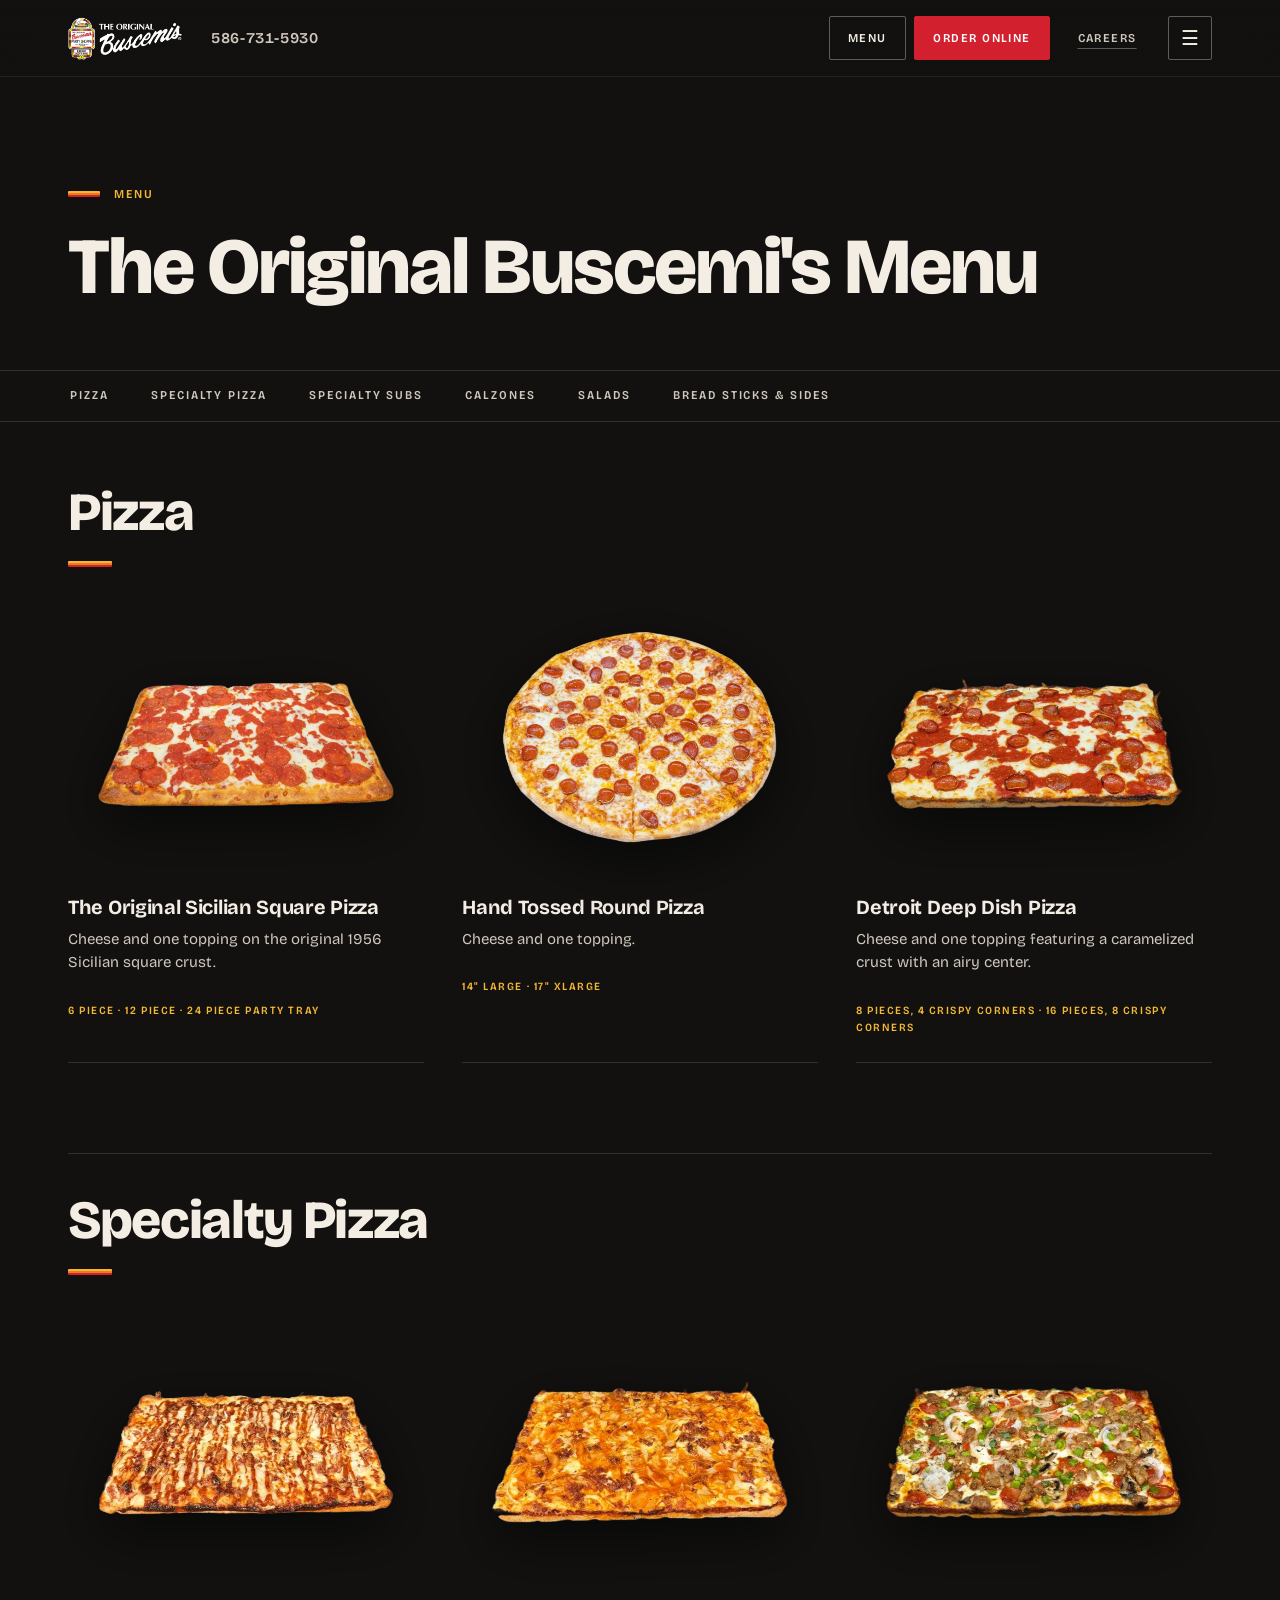
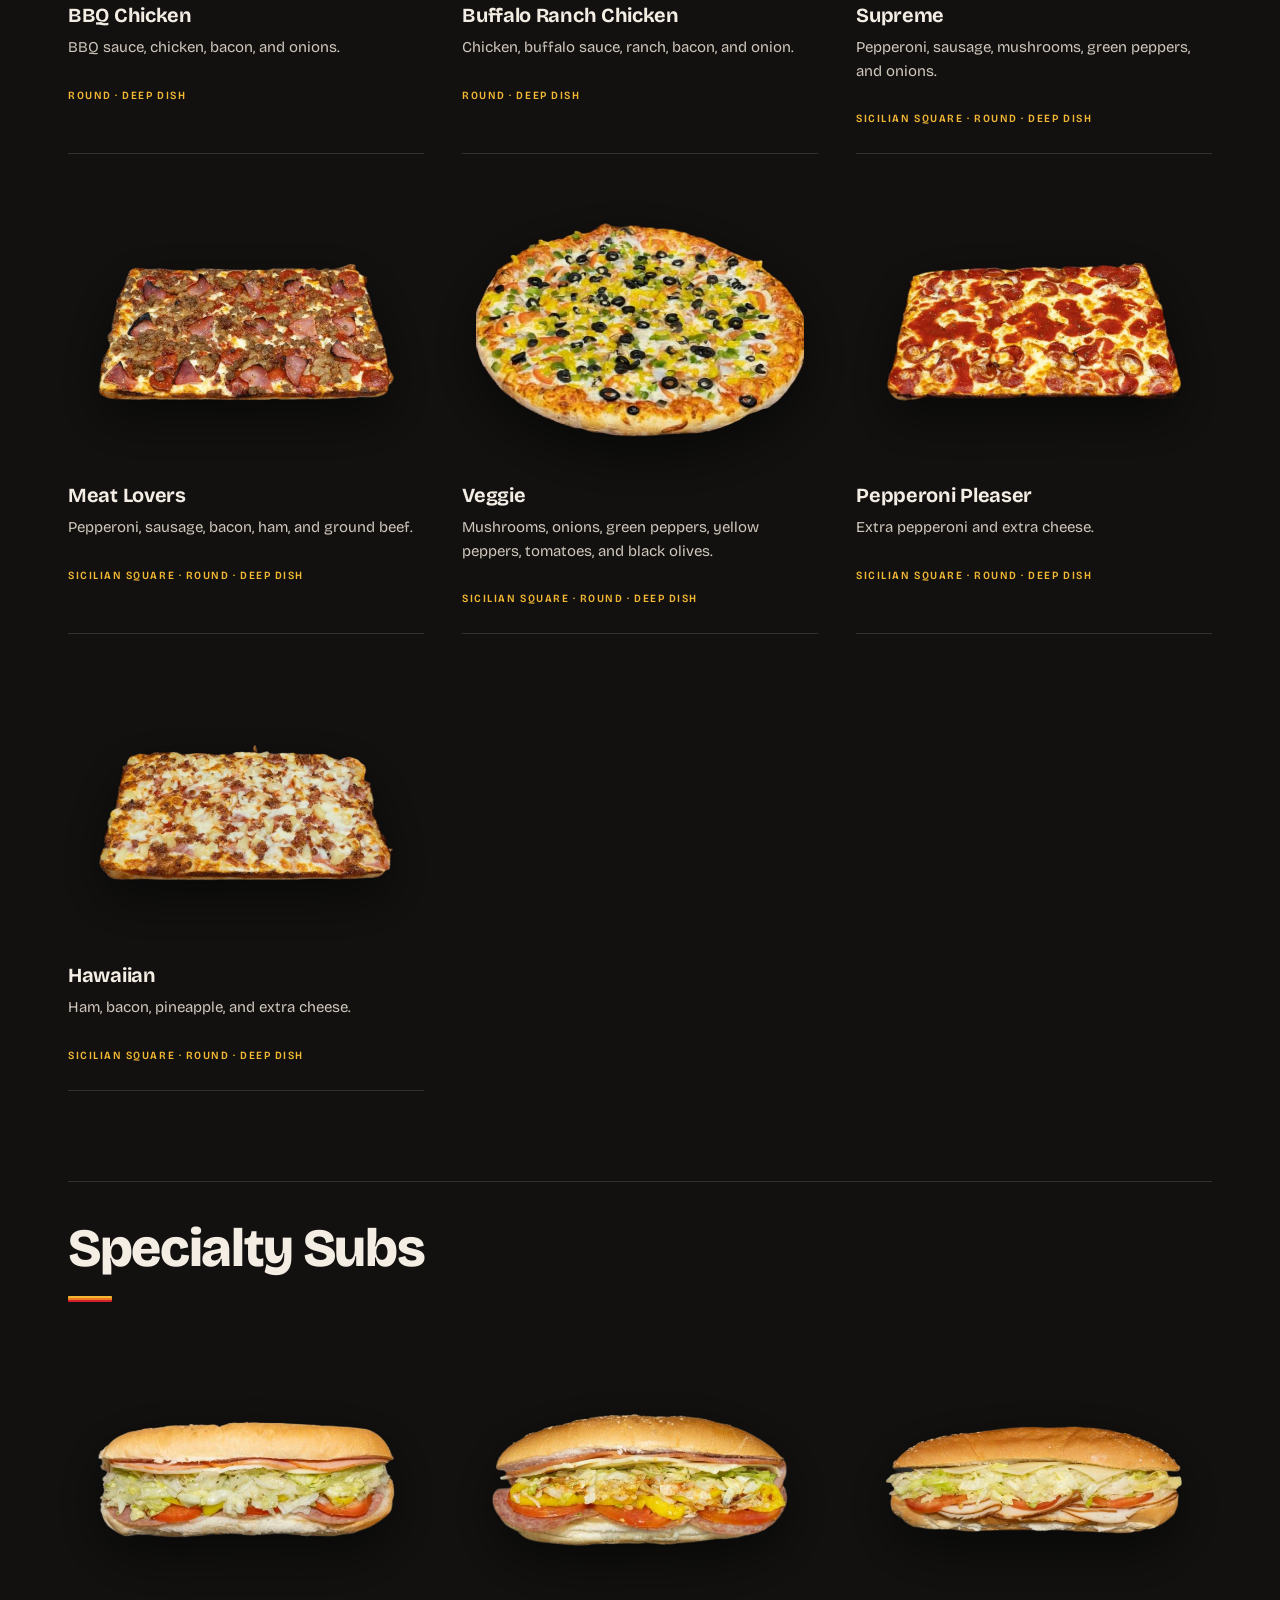
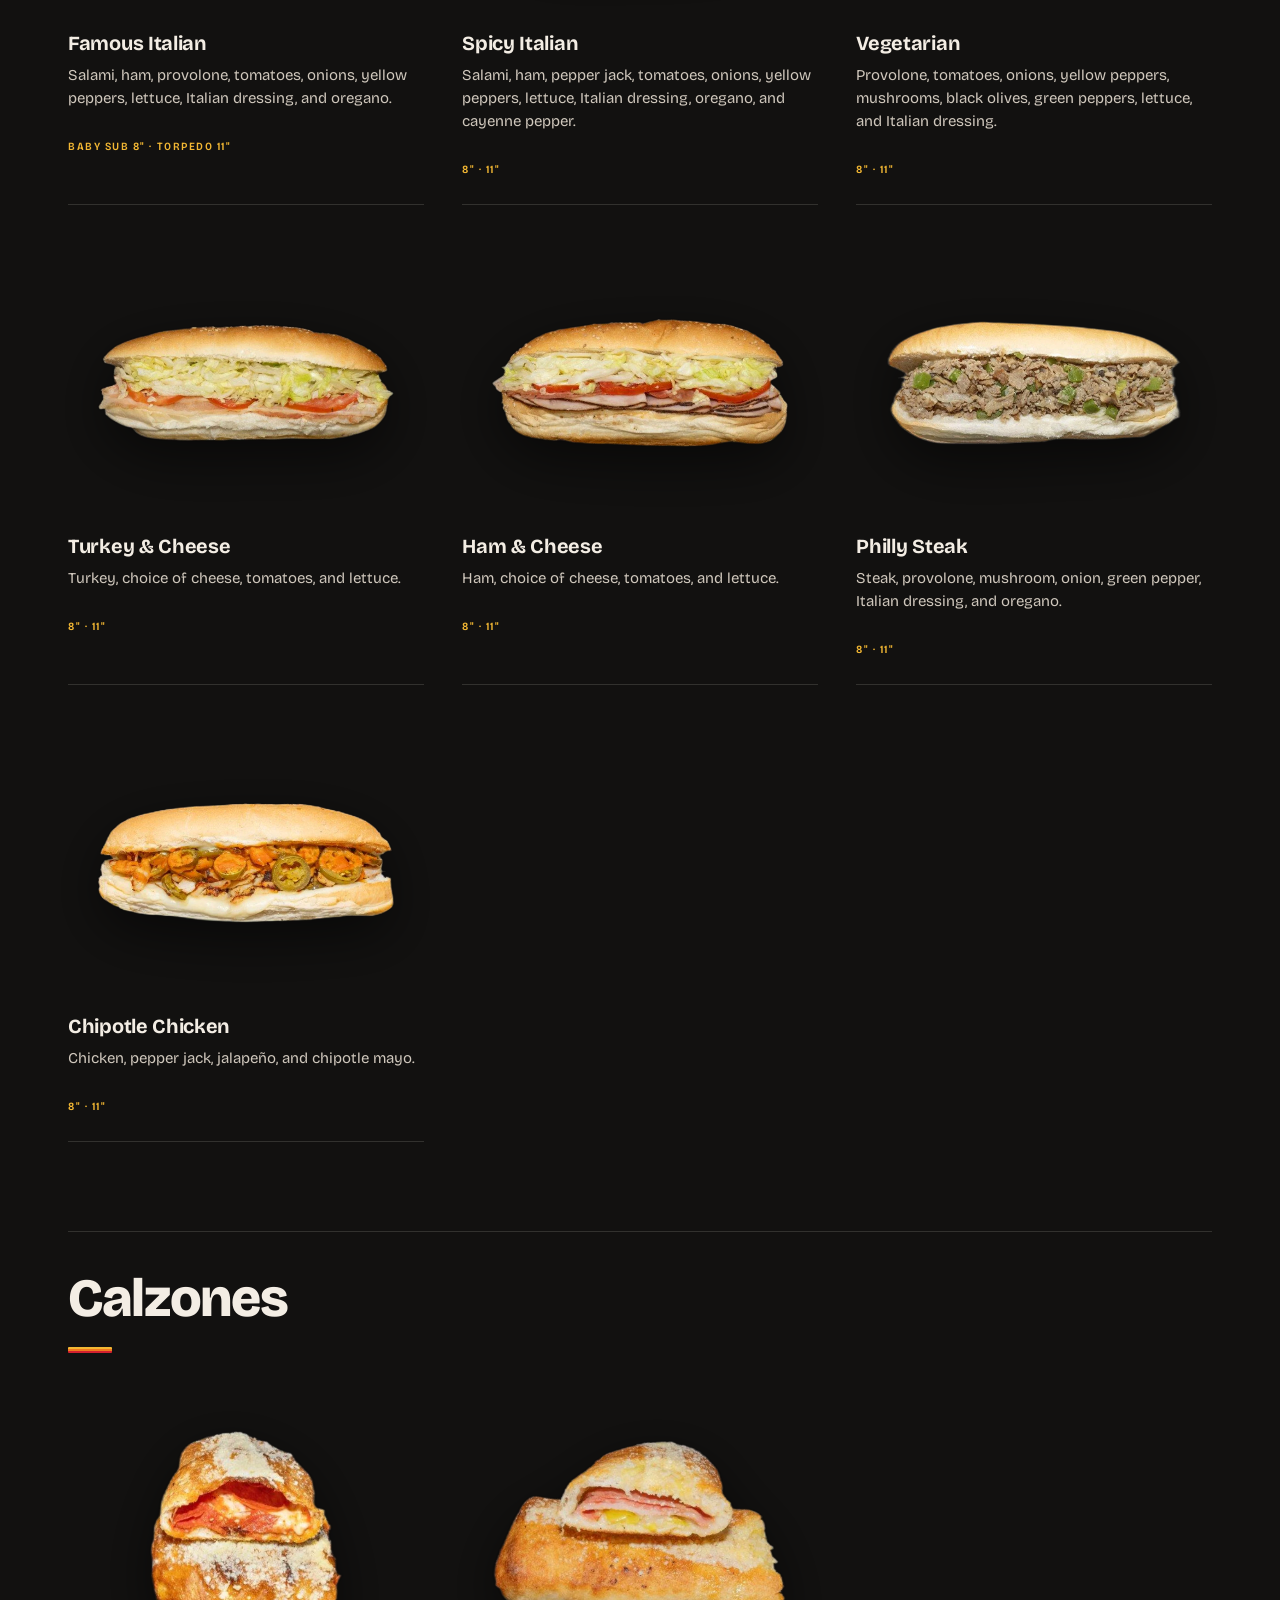
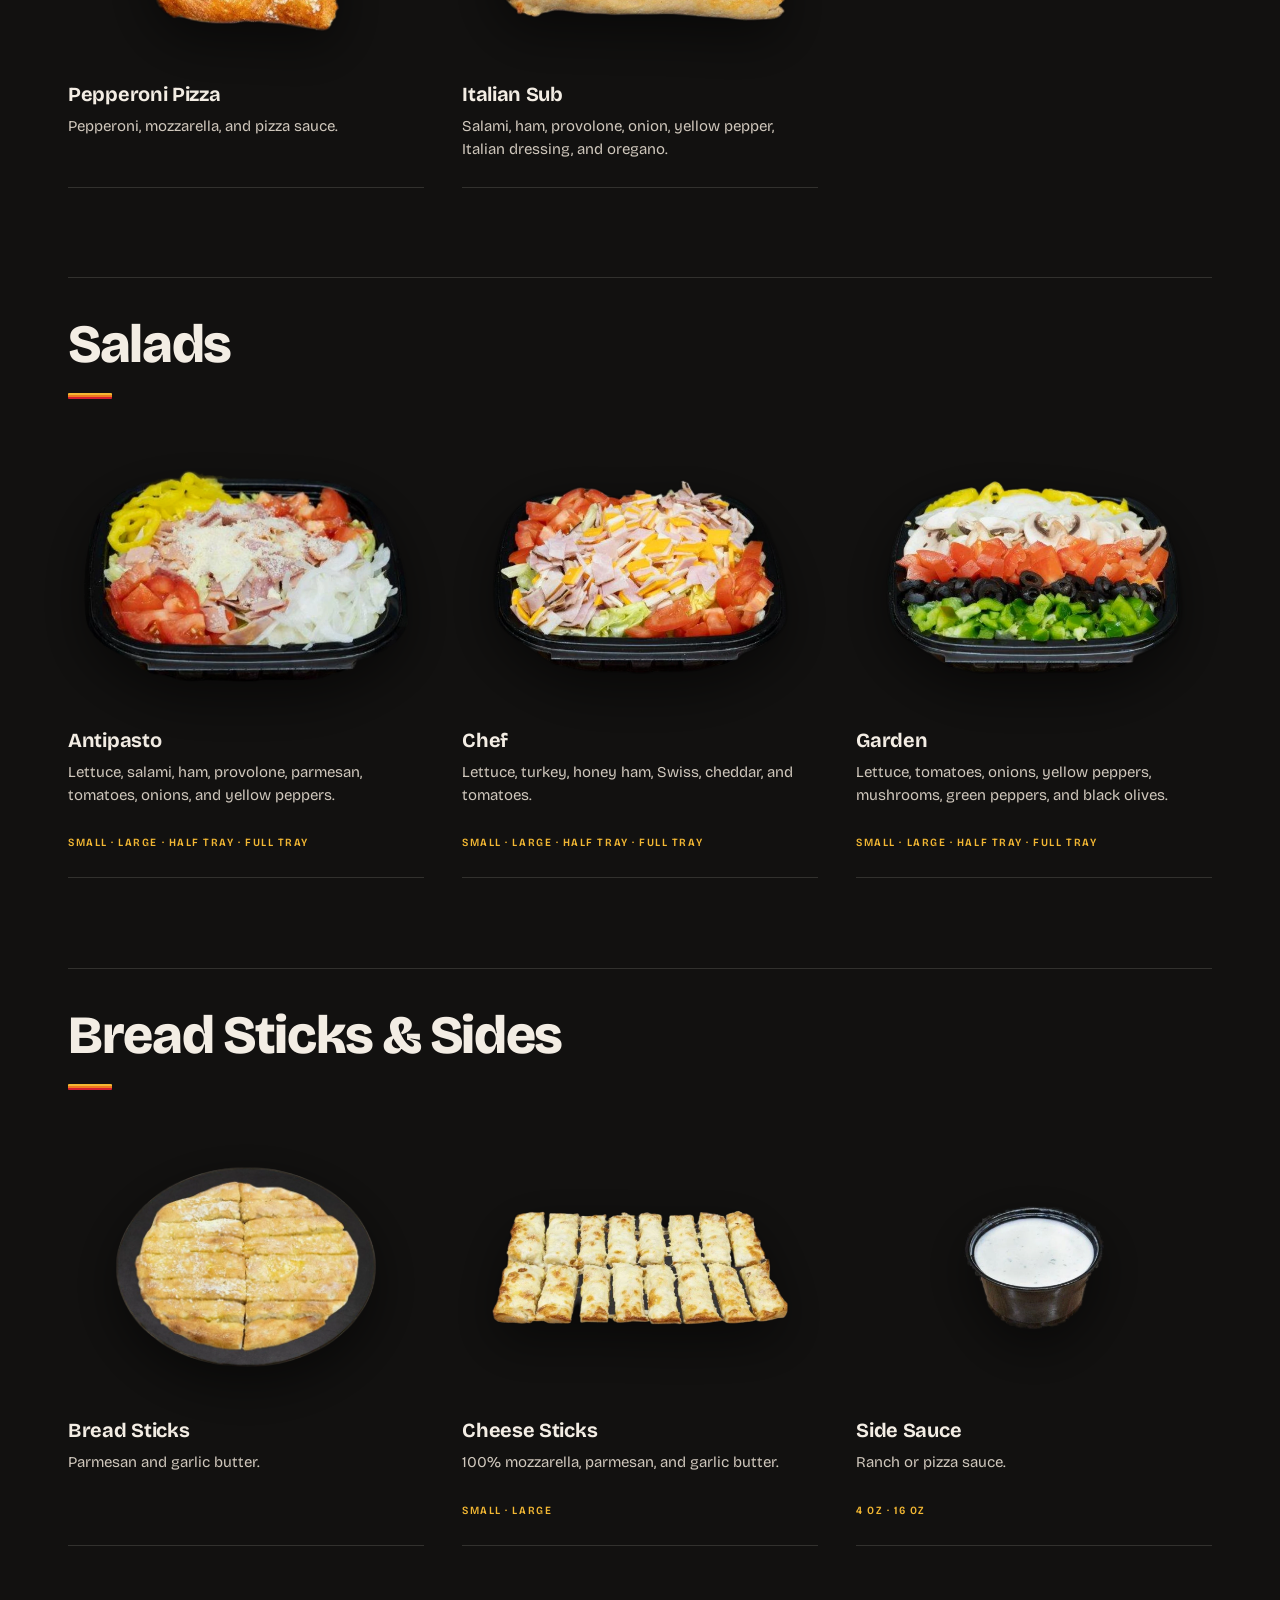
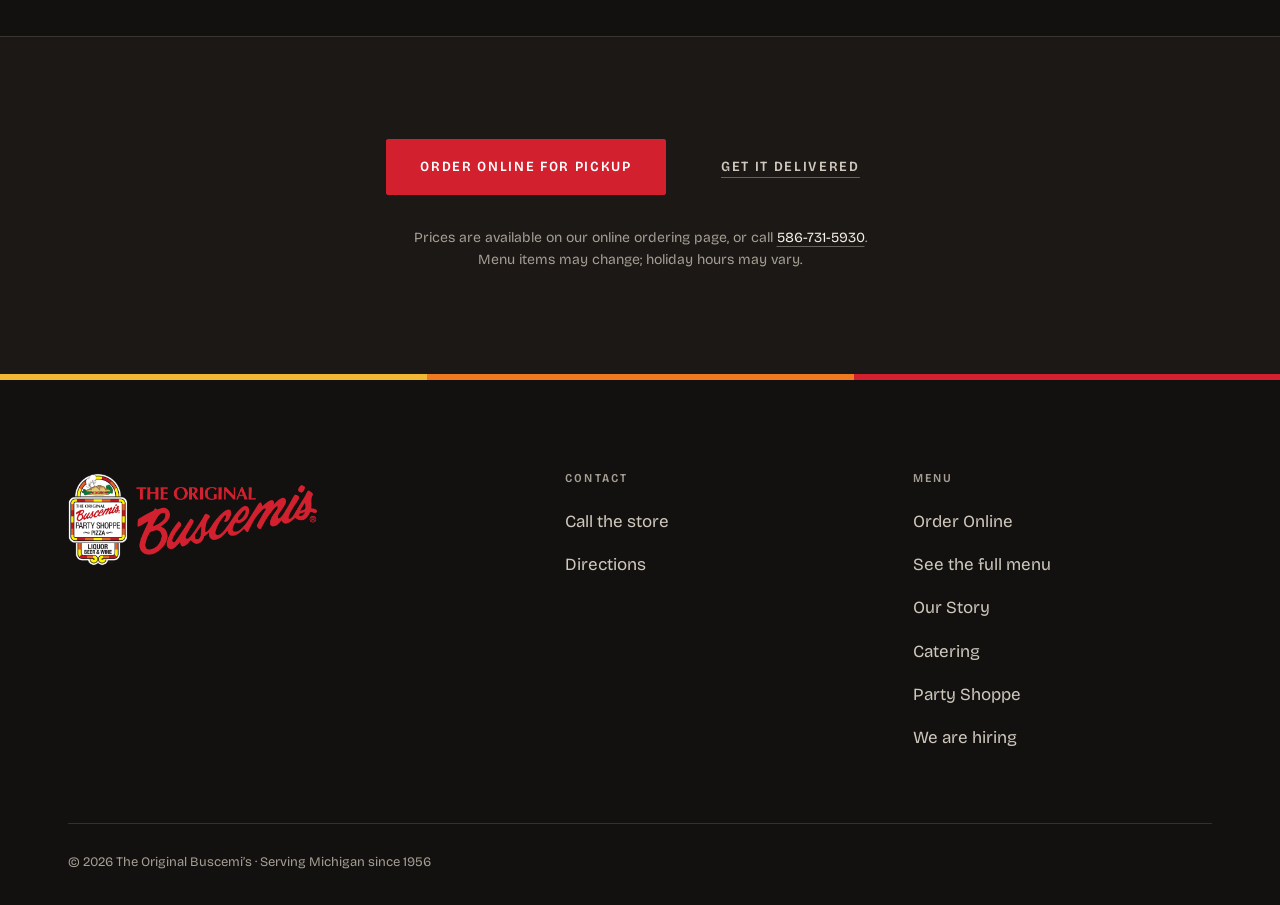
<file: menu/index.html>
<!doctype html>
<html lang="en">
<head>
  <meta charset="utf-8">
  <meta name="viewport" content="width=device-width, initial-scale=1">
  <title>Menu - The Original Buscemi's | Detroit Style Pizza &amp; Torpedo Subs in Utica, MI</title>
  <meta name="description" content="The full menu at The Original Buscemi's, 8315 Hall Rd in Utica, MI. Sicilian square pizza, Detroit deep dish, the original Torpedo sub, calzones, salads, and wings. Call 586-731-5930.">
  <link rel="canonical" href="https://buscemisofutica.com/menu/">
  <meta name="theme-color" content="#121110">
  <link rel="icon" type="image/png" sizes="144x144" href="/assets/favicon.png">
  <link rel="apple-touch-icon" sizes="180x180" href="/assets/apple-touch-icon.png">
  <meta property="og:type" content="website">
  <meta property="og:site_name" content="The Original Buscemi's">
  <meta property="og:title" content="Menu - The Original Buscemi's, Utica MI">
  <meta property="og:description" content="Sicilian square pizza, Detroit deep dish, the original Torpedo sub, calzones, salads, and wings on Hall Road in Utica.">
  <meta property="og:url" content="https://buscemisofutica.com/menu/">
  <meta property="og:image" content="https://buscemisofutica.com/assets/og-logo.jpg">
  <meta property="og:image:width" content="1200">
  <meta property="og:image:height" content="1200">
  <meta property="og:image:alt" content="The Original Buscemi's logo">
  <meta name="twitter:card" content="summary">
  <meta name="twitter:image" content="https://buscemisofutica.com/assets/og-logo.jpg">
  <script type="application/ld+json">
  {
  "@context": "https://schema.org",
  "@type": "Menu",
  "@id": "https://buscemisofutica.com/menu/#menu",
  "name": "The Original Buscemi's Menu",
  "url": "https://buscemisofutica.com/menu/",
  "inLanguage": "en",
  "mainEntityOfPage": "https://buscemisofutica.com/menu/",
  "hasMenuSection": [
    {
      "@type": "MenuSection",
      "name": "Pizza",
      "hasMenuItem": [
        {
          "@type": "MenuItem",
          "name": "The Original Sicilian Square Pizza",
          "description": "Cheese and one topping on the original 1956 Sicilian square crust. 6 piece, 12 piece, or 24 piece party tray."
        },
        {
          "@type": "MenuItem",
          "name": "Hand Tossed Round Pizza",
          "description": "Cheese and one topping. 14 inch large or 17 inch XLarge."
        },
        {
          "@type": "MenuItem",
          "name": "Detroit Deep Dish Pizza",
          "description": "Cheese and one topping featuring a caramelized crust with an airy center. 8 pieces with 4 crispy corners, or 16 pieces with 8 crispy corners."
        }
      ]
    },
    {
      "@type": "MenuSection",
      "name": "Specialty Pizza",
      "hasMenuItem": [
        {
          "@type": "MenuItem",
          "name": "BBQ Chicken Specialty Pizza",
          "description": "BBQ sauce, chicken, bacon, and onions. Round or deep dish."
        },
        {
          "@type": "MenuItem",
          "name": "Buffalo Ranch Chicken Specialty Pizza",
          "description": "Chicken, buffalo sauce, ranch, bacon, and onion. Round or deep dish."
        },
        {
          "@type": "MenuItem",
          "name": "Supreme Specialty Pizza",
          "description": "Pepperoni, sausage, mushrooms, green peppers, and onions. Square, round, or deep dish."
        },
        {
          "@type": "MenuItem",
          "name": "Meat Lovers Specialty Pizza",
          "description": "Pepperoni, sausage, bacon, ham, and ground beef. Square, round, or deep dish."
        },
        {
          "@type": "MenuItem",
          "name": "Veggie Specialty Pizza",
          "description": "Mushrooms, onions, green peppers, yellow peppers, tomatoes, and black olives. Square, round, or deep dish."
        },
        {
          "@type": "MenuItem",
          "name": "Pepperoni Pleaser Specialty Pizza",
          "description": "Extra pepperoni and extra cheese. Square, round, or deep dish."
        },
        {
          "@type": "MenuItem",
          "name": "Hawaiian Specialty Pizza",
          "description": "Ham, bacon, pineapple, and extra cheese. Square, round, or deep dish."
        }
      ]
    },
    {
      "@type": "MenuSection",
      "name": "Specialty Subs",
      "hasMenuItem": [
        {
          "@type": "MenuItem",
          "name": "Famous Italian Sub",
          "description": "Salami, ham, provolone, tomatoes, onions, yellow peppers, lettuce, Italian dressing, and oregano. Baby Sub 8 inch or Torpedo 11 inch."
        },
        {
          "@type": "MenuItem",
          "name": "Spicy Italian Specialty Sub",
          "description": "Salami, ham, pepper jack, tomatoes, onions, yellow peppers, lettuce, Italian dressing, oregano, and cayenne pepper."
        },
        {
          "@type": "MenuItem",
          "name": "Vegetarian Specialty Sub",
          "description": "Provolone, tomatoes, onions, yellow peppers, mushrooms, black olives, green peppers, lettuce, and Italian dressing."
        },
        {
          "@type": "MenuItem",
          "name": "Turkey & Cheese Specialty Sub",
          "description": "Turkey, choice of cheese, tomatoes, and lettuce."
        },
        {
          "@type": "MenuItem",
          "name": "Ham & Cheese Specialty Sub",
          "description": "Ham, choice of cheese, tomatoes, and lettuce."
        },
        {
          "@type": "MenuItem",
          "name": "Philly Steak Specialty Sub",
          "description": "Steak, provolone, mushroom, onion, green pepper, Italian dressing, and oregano."
        },
        {
          "@type": "MenuItem",
          "name": "Chipotle Chicken Specialty Sub",
          "description": "Chicken, pepper jack, jalapeno, and chipotle mayo."
        }
      ]
    },
    {
      "@type": "MenuSection",
      "name": "Calzones",
      "hasMenuItem": [
        {
          "@type": "MenuItem",
          "name": "Pepperoni Pizza Calzone",
          "description": "Pepperoni, mozzarella, and pizza sauce."
        },
        {
          "@type": "MenuItem",
          "name": "Italian Sub Calzone",
          "description": "Salami, ham, provolone, onion, yellow pepper, Italian dressing, and oregano."
        }
      ]
    },
    {
      "@type": "MenuSection",
      "name": "Salads",
      "hasMenuItem": [
        {
          "@type": "MenuItem",
          "name": "Antipasto Salad",
          "description": "Lettuce, salami, ham, provolone, parmesan, tomatoes, onions, and yellow peppers. Small, large, half tray, or full tray."
        },
        {
          "@type": "MenuItem",
          "name": "Chef Salad",
          "description": "Lettuce, turkey, honey ham, Swiss, cheddar, and tomatoes. Small, large, half tray, or full tray."
        },
        {
          "@type": "MenuItem",
          "name": "Garden Salad",
          "description": "Lettuce, tomatoes, onions, yellow peppers, mushrooms, green peppers, and black olives. Small, large, half tray, or full tray."
        }
      ]
    },
    {
      "@type": "MenuSection",
      "name": "Bread Sticks",
      "hasMenuItem": [
        {
          "@type": "MenuItem",
          "name": "Bread Sticks",
          "description": "Parmesan and garlic butter."
        },
        {
          "@type": "MenuItem",
          "name": "Cheese Sticks",
          "description": "100 percent mozzarella, parmesan, and garlic butter. Small or large."
        }
      ]
    },
    {
      "@type": "MenuSection",
      "name": "Side Sauce",
      "hasMenuItem": [
        {
          "@type": "MenuItem",
          "name": "Ranch",
          "description": "4 oz or 16 oz."
        },
        {
          "@type": "MenuItem",
          "name": "Pizza Sauce",
          "description": "4 oz or 16 oz."
        }
      ]
    }
  ]
}
  </script>
  <link rel="preconnect" href="https://fonts.googleapis.com">
  <link rel="preconnect" href="https://fonts.gstatic.com" crossorigin>
  <link rel="stylesheet" href="https://fonts.googleapis.com/css2?family=Bricolage+Grotesque:opsz,wdth,wght@12..96,75..100,200..800&display=swap">
  <link rel="stylesheet" href="/css/styles.css?v=b85d04da">
  <link rel="stylesheet" href="/css/pages/menu.css?v=6a284f2b">
</head>
<body>

  <a class="skip-link" href="#main">Skip to content</a>

  <header class="site-header">
    <div class="container site-header__inner">
      <div class="site-header__left">
      <a class="site-header__logo" href="/" aria-label="The Original Buscemi's home">
        <img class="site-header__logo-full" src="/assets/logo.png" alt="The Original Buscemi's Party Shoppe Pizza" width="847" height="328">
        <img class="site-header__logo-mini" src="/assets/logo-shield.png" alt="The Original Buscemi's" width="208" height="322">
      </a>
      <a class="site-header__phone" href="tel:+15867315930">586-731-5930</a>
      </div>
      <div class="site-header__actions">
        <a class="btn btn--primary" href="/menu/">Menu</a>
        <a class="btn btn--green" href="/order/" target="_blank" rel="noopener">Order Online</a>
        <a class="btn btn--outline site-header__careers" href="/jobs/">Careers</a>
        <button class="site-header__burger" type="button" data-nav-toggle aria-expanded="false" aria-controls="nav-panel" aria-label="Open navigation">&#9776;</button>
      </div>
    </div>
  </header>

  <div class="nav-panel" id="nav-panel" data-nav data-open="false" role="dialog" aria-modal="true" aria-label="Site navigation">
    <button class="nav-panel__close" type="button" data-nav-close aria-label="Close menu">&times;</button>
    <nav>
      <ul class="nav-panel__list">
        <li><a href="/menu/" data-nav-link>Menu</a></li>
        <li><a href="/story/">Our Story</a></li>
        <li><a href="/party-shoppe/">Party Shoppe</a></li>
        <li><a href="/catering/">Catering</a></li>
        <li><a href="/jobs/">Careers</a></li>
        <li><a href="/#visit">Visit</a></li>
        <li><a href="/#hours">Hours</a></li>
        <li><a href="/#reviews">Reviews</a></li>
        <li><a href="/order/" target="_blank" rel="noopener">Order Online</a></li>
      </ul>
      <p class="nav-panel__meta">8315 Hall Rd &middot; Utica, MI 48317 &middot; <a href="tel:+15867315930">586-731-5930</a></p>
    </nav>
  </div>

  <main id="main">

  <section class="menu-intro">
    <div class="container reveal">
      <span class="eyebrow eyebrow--accent">Menu</span>
      <h1 class="statement-title">The Original Buscemi&#39;s Menu<span class="sr-only"> &mdash; Detroit Style Pizza and Torpedo Subs in Utica, MI</span></h1>
    </div>
  </section>

  <div class="menu-body">

    <nav class="menu-nav" aria-label="Menu categories">
      <ul class="menu-nav__list">
        <li><a href="#pizza">Pizza</a></li>
        <li><a href="#specialty-pizza">Specialty Pizza</a></li>
        <li><a href="#subs">Specialty Subs</a></li>
        <li><a href="#calzones">Calzones</a></li>
        <li><a href="#salads">Salads</a></li>
        <li><a href="#sides">Bread Sticks &amp; Sides</a></li>
      </ul>
    </nav>

    <section class="menu-cat menu-cat--first" id="pizza">
      <div class="container">
        <div class="menu-cat__inner reveal">
          <h2 class="section-title">Pizza</h2>
          <hr class="rule">
          <ul class="menu-items">
            <li class="menu-item">
              <figure class="menu-item__photo"><img class="menu-item__thumb" src="/assets/menu/cut/sicilian-square-pizza.webp" alt="" width="1200" height="562" loading="lazy"></figure>
              <div class="menu-item__body">
                <h3><a href="/order/" target="_blank" rel="noopener">The Original Sicilian Square Pizza</a></h3>
                <p class="menu-item__desc">Cheese and one topping on the original 1956 Sicilian square crust.</p>
                <p class="menu-item__sizes">6 piece &middot; 12 piece &middot; 24 piece party tray</p>
              </div>
            </li>
            <li class="menu-item">
              <figure class="menu-item__photo"><img class="menu-item__thumb" src="/assets/menu/cut/hand-tossed-round-pizza.webp" alt="" width="1200" height="883" loading="lazy"></figure>
              <div class="menu-item__body">
                <h3><a href="/order/" target="_blank" rel="noopener">Hand Tossed Round Pizza</a></h3>
                <p class="menu-item__desc">Cheese and one topping.</p>
                <p class="menu-item__sizes">14" large &middot; 17" XLarge</p>
              </div>
            </li>
            <li class="menu-item">
              <figure class="menu-item__photo"><img class="menu-item__thumb" src="/assets/menu/cut/detroit-deep-dish-pizza.webp" alt="" width="1200" height="584" loading="lazy"></figure>
              <div class="menu-item__body">
                <h3><a href="/order/" target="_blank" rel="noopener">Detroit Deep Dish Pizza</a></h3>
                <p class="menu-item__desc">Cheese and one topping featuring a caramelized crust with an airy center.</p>
                <p class="menu-item__sizes">8 pieces, 4 crispy corners &middot; 16 pieces, 8 crispy corners</p>
              </div>
            </li>
          </ul>
        </div>
      </div>
    </section>

    <section class="menu-cat" id="specialty-pizza">
      <div class="container">
        <div class="menu-cat__inner reveal">
          <h2 class="section-title">Specialty Pizza</h2>
          <hr class="rule">
          <ul class="menu-items">
            <li class="menu-item">
              <figure class="menu-item__photo"><img class="menu-item__thumb" src="/assets/menu/cut/bbq-chicken-pizza.webp" alt="" width="1200" height="561" loading="lazy"></figure>
              <div class="menu-item__body">
                <h3><a href="/order/" target="_blank" rel="noopener">BBQ Chicken</a></h3>
                <p class="menu-item__desc">BBQ sauce, chicken, bacon, and onions.</p>
                <p class="menu-item__sizes">Round &middot; deep dish</p>
              </div>
            </li>
            <li class="menu-item">
              <figure class="menu-item__photo"><img class="menu-item__thumb" src="/assets/menu/cut/buffalo-ranch-chicken-pizza.webp" alt="" width="1200" height="623" loading="lazy"></figure>
              <div class="menu-item__body">
                <h3><a href="/order/" target="_blank" rel="noopener">Buffalo Ranch Chicken</a></h3>
                <p class="menu-item__desc">Chicken, buffalo sauce, ranch, bacon, and onion.</p>
                <p class="menu-item__sizes">Round &middot; deep dish</p>
              </div>
            </li>
            <li class="menu-item">
              <figure class="menu-item__photo"><img class="menu-item__thumb" src="/assets/menu/cut/supreme-pizza.webp" alt="" width="1200" height="597" loading="lazy"></figure>
              <div class="menu-item__body">
                <h3><a href="/order/" target="_blank" rel="noopener">Supreme</a></h3>
                <p class="menu-item__desc">Pepperoni, sausage, mushrooms, green peppers, and onions.</p>
                <p class="menu-item__sizes">Sicilian square &middot; round &middot; deep dish</p>
              </div>
            </li>
            <li class="menu-item">
              <figure class="menu-item__photo"><img class="menu-item__thumb" src="/assets/menu/cut/meat-lovers-pizza.webp" alt="" width="1200" height="608" loading="lazy"></figure>
              <div class="menu-item__body">
                <h3><a href="/order/" target="_blank" rel="noopener">Meat Lovers</a></h3>
                <p class="menu-item__desc">Pepperoni, sausage, bacon, ham, and ground beef.</p>
                <p class="menu-item__sizes">Sicilian square &middot; round &middot; deep dish</p>
              </div>
            </li>
            <li class="menu-item">
              <figure class="menu-item__photo"><img class="menu-item__thumb" src="/assets/menu/cut/veggie-pizza.webp" alt="" width="560" height="380" loading="lazy"></figure>
              <div class="menu-item__body">
                <h3><a href="/order/" target="_blank" rel="noopener">Veggie</a></h3>
                <p class="menu-item__desc">Mushrooms, onions, green peppers, yellow peppers, tomatoes, and black olives.</p>
                <p class="menu-item__sizes">Sicilian square &middot; round &middot; deep dish</p>
              </div>
            </li>
            <li class="menu-item">
              <figure class="menu-item__photo"><img class="menu-item__thumb" src="/assets/menu/cut/pepperoni-pleaser-pizza.webp" alt="" width="1200" height="616" loading="lazy"></figure>
              <div class="menu-item__body">
                <h3><a href="/order/" target="_blank" rel="noopener">Pepperoni Pleaser</a></h3>
                <p class="menu-item__desc">Extra pepperoni and extra cheese.</p>
                <p class="menu-item__sizes">Sicilian square &middot; round &middot; deep dish</p>
              </div>
            </li>
            <li class="menu-item">
              <figure class="menu-item__photo"><img class="menu-item__thumb" src="/assets/menu/cut/hawaiian-pizza.webp" alt="" width="1200" height="608" loading="lazy"></figure>
              <div class="menu-item__body">
                <h3><a href="/order/" target="_blank" rel="noopener">Hawaiian</a></h3>
                <p class="menu-item__desc">Ham, bacon, pineapple, and extra cheese.</p>
                <p class="menu-item__sizes">Sicilian square &middot; round &middot; deep dish</p>
              </div>
            </li>
          </ul>
        </div>
      </div>
    </section>

    <section class="menu-cat" id="subs">
      <div class="container">
        <div class="menu-cat__inner reveal">
          <h2 class="section-title">Specialty Subs</h2>
          <hr class="rule">
          <ul class="menu-items">
            <li class="menu-item">
              <figure class="menu-item__photo"><img class="menu-item__thumb" src="/assets/menu/cut/famous-italian-sub.webp" alt="" width="1200" height="537" loading="lazy"></figure>
              <div class="menu-item__body">
                <h3><a href="/order/" target="_blank" rel="noopener">Famous Italian</a></h3>
                <p class="menu-item__desc">Salami, ham, provolone, tomatoes, onions, yellow peppers, lettuce, Italian dressing, and oregano.</p>
                <p class="menu-item__sizes">Baby Sub 8" &middot; Torpedo 11"</p>
              </div>
            </li>
            <li class="menu-item">
              <figure class="menu-item__photo"><img class="menu-item__thumb" src="/assets/menu/cut/spicy-italian-sub.webp" alt="" width="1200" height="594" loading="lazy"></figure>
              <div class="menu-item__body">
                <h3><a href="/order/" target="_blank" rel="noopener">Spicy Italian</a></h3>
                <p class="menu-item__desc">Salami, ham, pepper jack, tomatoes, onions, yellow peppers, lettuce, Italian dressing, oregano, and cayenne pepper.</p>
                <p class="menu-item__sizes">8" &middot; 11"</p>
              </div>
            </li>
            <li class="menu-item">
              <figure class="menu-item__photo"><img class="menu-item__thumb" src="/assets/menu/cut/vegetarian-sub.webp" alt="" width="1200" height="507" loading="lazy"></figure>
              <div class="menu-item__body">
                <h3><a href="/order/" target="_blank" rel="noopener">Vegetarian</a></h3>
                <p class="menu-item__desc">Provolone, tomatoes, onions, yellow peppers, mushrooms, black olives, green peppers, lettuce, and Italian dressing.</p>
                <p class="menu-item__sizes">8" &middot; 11"</p>
              </div>
            </li>
            <li class="menu-item">
              <figure class="menu-item__photo"><img class="menu-item__thumb" src="/assets/menu/cut/turkey-cheese-sub.webp" alt="" width="1200" height="536" loading="lazy"></figure>
              <div class="menu-item__body">
                <h3><a href="/order/" target="_blank" rel="noopener">Turkey &amp; Cheese</a></h3>
                <p class="menu-item__desc">Turkey, choice of cheese, tomatoes, and lettuce.</p>
                <p class="menu-item__sizes">8" &middot; 11"</p>
              </div>
            </li>
            <li class="menu-item">
              <figure class="menu-item__photo"><img class="menu-item__thumb" src="/assets/menu/cut/ham-cheese-sub.webp" alt="" width="1200" height="577" loading="lazy"></figure>
              <div class="menu-item__body">
                <h3><a href="/order/" target="_blank" rel="noopener">Ham &amp; Cheese</a></h3>
                <p class="menu-item__desc">Ham, choice of cheese, tomatoes, and lettuce.</p>
                <p class="menu-item__sizes">8" &middot; 11"</p>
              </div>
            </li>
            <li class="menu-item">
              <figure class="menu-item__photo"><img class="menu-item__thumb" src="/assets/menu/cut/philly-steak-sub.webp" alt="" width="1027" height="478" loading="lazy"></figure>
              <div class="menu-item__body">
                <h3><a href="/order/" target="_blank" rel="noopener">Philly Steak</a></h3>
                <p class="menu-item__desc">Steak, provolone, mushroom, onion, green pepper, Italian dressing, and oregano.</p>
                <p class="menu-item__sizes">8" &middot; 11"</p>
              </div>
            </li>
            <li class="menu-item">
              <figure class="menu-item__photo"><img class="menu-item__thumb" src="/assets/menu/cut/chipotle-chicken-sub.webp" alt="" width="1200" height="551" loading="lazy"></figure>
              <div class="menu-item__body">
                <h3><a href="/order/" target="_blank" rel="noopener">Chipotle Chicken</a></h3>
                <p class="menu-item__desc">Chicken, pepper jack, jalape&ntilde;o, and chipotle mayo.</p>
                <p class="menu-item__sizes">8" &middot; 11"</p>
              </div>
            </li>
          </ul>
        </div>
      </div>
    </section>

    <section class="menu-cat" id="calzones">
      <div class="container">
        <div class="menu-cat__inner reveal">
          <h2 class="section-title">Calzones</h2>
          <hr class="rule">
          <ul class="menu-items">
            <li class="menu-item">
              <figure class="menu-item__photo"><img class="menu-item__thumb" src="/assets/menu/cut/pepperoni-pizza-calzone.webp" alt="" width="603" height="616" loading="lazy"></figure>
              <div class="menu-item__body">
                <h3><a href="/order/" target="_blank" rel="noopener">Pepperoni Pizza</a></h3>
                <p class="menu-item__desc">Pepperoni, mozzarella, and pizza sauce.</p>
              </div>
            </li>
            <li class="menu-item">
              <figure class="menu-item__photo"><img class="menu-item__thumb" src="/assets/menu/cut/italian-sub-calzone.webp" alt="" width="948" height="610" loading="lazy"></figure>
              <div class="menu-item__body">
                <h3><a href="/order/" target="_blank" rel="noopener">Italian Sub</a></h3>
                <p class="menu-item__desc">Salami, ham, provolone, onion, yellow pepper, Italian dressing, and oregano.</p>
              </div>
            </li>
          </ul>
        </div>
      </div>
    </section>

    <section class="menu-cat" id="salads">
      <div class="container">
        <div class="menu-cat__inner reveal">
          <h2 class="section-title">Salads</h2>
          <hr class="rule">
          <ul class="menu-items">
            <li class="menu-item">
              <figure class="menu-item__photo"><img class="menu-item__thumb" src="/assets/menu/cut/antipasto-salad.webp" alt="" width="982" height="638" loading="lazy"></figure>
              <div class="menu-item__body">
                <h3><a href="/order/" target="_blank" rel="noopener">Antipasto</a></h3>
                <p class="menu-item__desc">Lettuce, salami, ham, provolone, parmesan, tomatoes, onions, and yellow peppers.</p>
                <p class="menu-item__sizes">Small &middot; large &middot; half tray &middot; full tray</p>
              </div>
            </li>
            <li class="menu-item">
              <figure class="menu-item__photo"><img class="menu-item__thumb" src="/assets/menu/cut/chef-salad.webp" alt="" width="1102" height="755" loading="lazy"></figure>
              <div class="menu-item__body">
                <h3><a href="/order/" target="_blank" rel="noopener">Chef</a></h3>
                <p class="menu-item__desc">Lettuce, turkey, honey ham, Swiss, cheddar, and tomatoes.</p>
                <p class="menu-item__sizes">Small &middot; large &middot; half tray &middot; full tray</p>
              </div>
            </li>
            <li class="menu-item">
              <figure class="menu-item__photo"><img class="menu-item__thumb" src="/assets/menu/cut/garden-salad.webp" alt="" width="1114" height="762" loading="lazy"></figure>
              <div class="menu-item__body">
                <h3><a href="/order/" target="_blank" rel="noopener">Garden</a></h3>
                <p class="menu-item__desc">Lettuce, tomatoes, onions, yellow peppers, mushrooms, green peppers, and black olives.</p>
                <p class="menu-item__sizes">Small &middot; large &middot; half tray &middot; full tray</p>
              </div>
            </li>
          </ul>
        </div>
      </div>
    </section>

    <section class="menu-cat" id="sides">
      <div class="container">
        <div class="menu-cat__inner reveal">
          <h2 class="section-title">Bread Sticks &amp; Sides</h2>
          <hr class="rule">
          <ul class="menu-items">
            <li class="menu-item">
              <figure class="menu-item__photo"><img class="menu-item__thumb" src="/assets/menu/cut/bread-sticks.webp" alt="" width="1200" height="936" loading="lazy"></figure>
              <div class="menu-item__body">
                <h3><a href="/order/" target="_blank" rel="noopener">Bread Sticks</a></h3>
                <p class="menu-item__desc">Parmesan and garlic butter.</p>
              </div>
            </li>
            <li class="menu-item">
              <figure class="menu-item__photo"><img class="menu-item__thumb" src="/assets/menu/cut/cheese-sticks.webp" alt="" width="1200" height="524" loading="lazy"></figure>
              <div class="menu-item__body">
                <h3><a href="/order/" target="_blank" rel="noopener">Cheese Sticks</a></h3>
                <p class="menu-item__desc">100% mozzarella, parmesan, and garlic butter.</p>
                <p class="menu-item__sizes">Small &middot; large</p>
              </div>
            </li>
            <li class="menu-item menu-item--small">
              <figure class="menu-item__photo"><img class="menu-item__thumb" src="/assets/menu/cut/ranch-sauce.webp" alt="" width="516" height="454" loading="lazy"></figure>
              <div class="menu-item__body">
                <h3><a href="/order/" target="_blank" rel="noopener">Side Sauce</a></h3>
                <p class="menu-item__desc">Ranch or pizza sauce.</p>
                <p class="menu-item__sizes">4 oz &middot; 16 oz</p>
              </div>
            </li>
          </ul>
        </div>
      </div>
    </section>

    <section class="menu-cta">
      <div class="container container--narrow reveal">
        <div class="menu-cta__actions">
          <a class="btn btn--green btn--lg" href="/order/" target="_blank" rel="noopener">Order Online for Pickup</a>
          <a class="btn btn--outline btn--lg" href="/delivery/" target="_blank" rel="noopener">Get It Delivered</a>
        </div>
        <p class="menu-page__note">Prices are available on our online ordering page, or call <a href="tel:+15867315930">586-731-5930</a>. Menu items may change; holiday hours may vary.</p>
      </div>
    </section>

  </div>

  </main>

  <footer class="site-footer">
    <div class="container">
      <div class="site-footer__top">
        <div class="site-footer__brand">
          <img src="/assets/logo-lockup-red.png" alt="The Original Buscemi's" width="847" height="328" loading="lazy">
        </div>
        <div class="site-footer__col">
          <h2><a href="/#visit">Contact</a></h2>
          <ul>
            <li><a href="tel:+15867315930">Call the store</a></li>
            <li><a href="https://www.google.com/maps/search/?api=1&amp;query=8315%20Hall%20Rd%2C%20Utica%2C%20MI%2048317" target="_blank" rel="noopener">Directions</a></li>
          </ul>
        </div>
        <div class="site-footer__col">
          <h2><a href="/menu/">Menu</a></h2>
          <ul>
            <li><a href="/order/" target="_blank" rel="noopener">Order Online</a></li>
            <li><a href="/menu/">See the full menu</a></li>
            <li><a href="/story/">Our Story</a></li>
            <li><a href="/catering/">Catering</a></li>
            <li><a href="/party-shoppe/">Party Shoppe</a></li>
            <li><a href="/jobs/">We are hiring</a></li>
          </ul>
        </div>

      </div>

    </div>

    <div class="container">
      <p class="site-footer__meta">&copy; 2026 The Original Buscemi&rsquo;s &middot; Serving Michigan since 1956</p>
    </div>
  </footer>

  <script src="/js/main.js?v=eb585bd9"></script>
  <!-- Cloudflare Web Analytics, loaded only for real visitors on the live site.
       Skipped for automated browsers, known crawlers, local previews, and any device
       that has opened the site once with ?nocount=1 (undo with ?nocount=0). -->
  <script>
  (function () {
    function shouldCount(ua, webdriver, host, flag) {
      if (webdriver) return false;
      ua = String(ua || '').replace(/cubot/ig, '');
      if (/bot|crawl|spider|slurp|headless|phantom|selenium|puppeteer|playwright|lighthouse|pagespeed|python|curl|wget|scrapy|gptbot|claudebot|claude\/|perplexity|bytespider|ccbot|applebot|facebookexternalhit/i.test(ua)) return false;
      if (host !== 'buscemisofutica.com' && host !== 'www.buscemisofutica.com') return false;
      if (flag === '1') return false;
      return true;
    }
    window.buscemisShouldCount = shouldCount;
    var flag = null, consumed = false, params = null;
    try {
      params = new URLSearchParams(location.search);
      var q = params.get('nocount');
      var ownLink = !document.referrer || /^https?:\/\/(www\.)?buscemisofutica\.com(\/|$)/.test(document.referrer);
      if (q !== null && ownLink) {
        if (q === '1') localStorage.setItem('buscemis-nocount', '1');
        if (q === '0') localStorage.removeItem('buscemis-nocount');
        consumed = true;
      }
    } catch (e) {}
    try { flag = localStorage.getItem('buscemis-nocount'); } catch (e) {}
    try {
      if (consumed) {
        params.delete('nocount');
        var rest = params.toString();
        history.replaceState(null, '', location.pathname + (rest ? '?' + rest : '') + location.hash);
      }
    } catch (e) {}
    try {
      if (!shouldCount(navigator.userAgent, !!navigator.webdriver, location.hostname, flag)) return;
      var s = document.createElement('script');
      s.src = 'https://static.cloudflareinsights.com/beacon.min.js';
      s.defer = true;
      s.setAttribute('data-cf-beacon', '{"token": "3487a82a831f48ae997ac0cc13119242"}');
      document.body.appendChild(s);
    } catch (e) {}
  })();
  </script>
  <!-- End Cloudflare Web Analytics -->
</body>
</html>
</file>
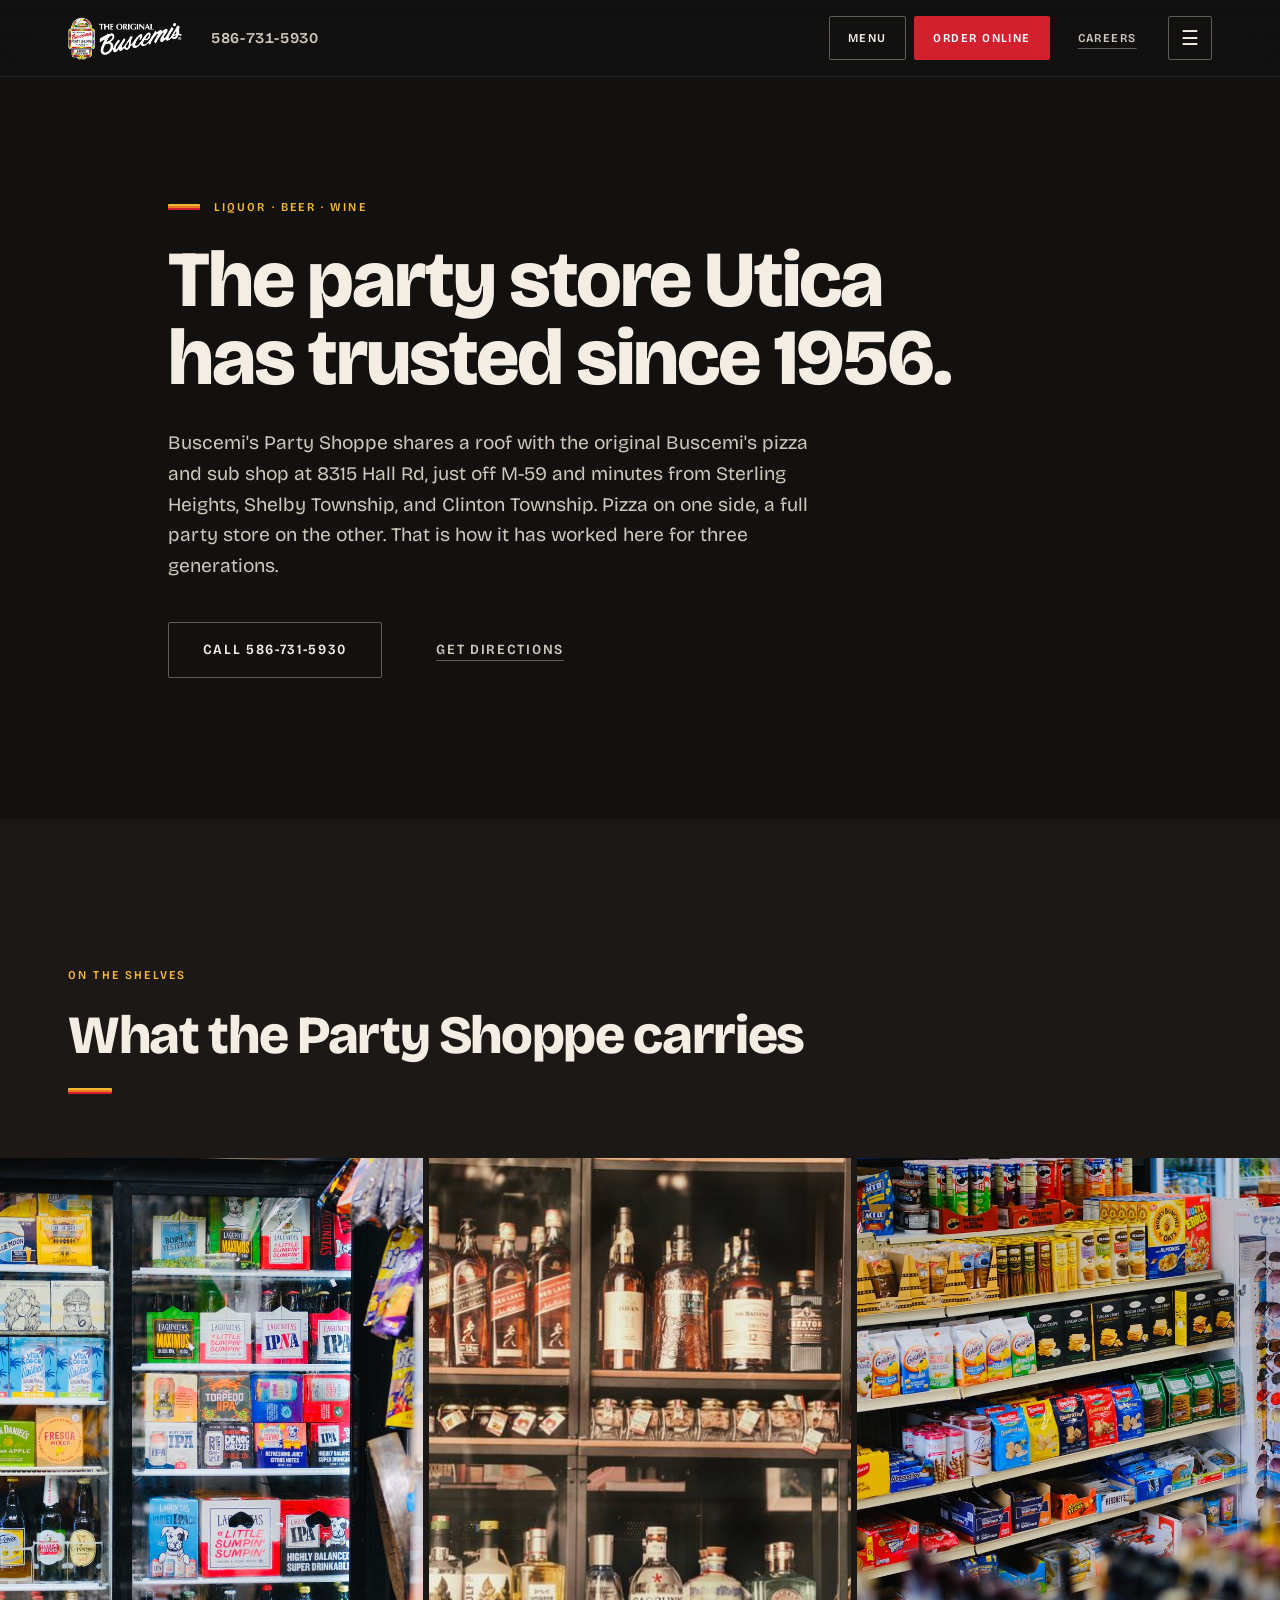
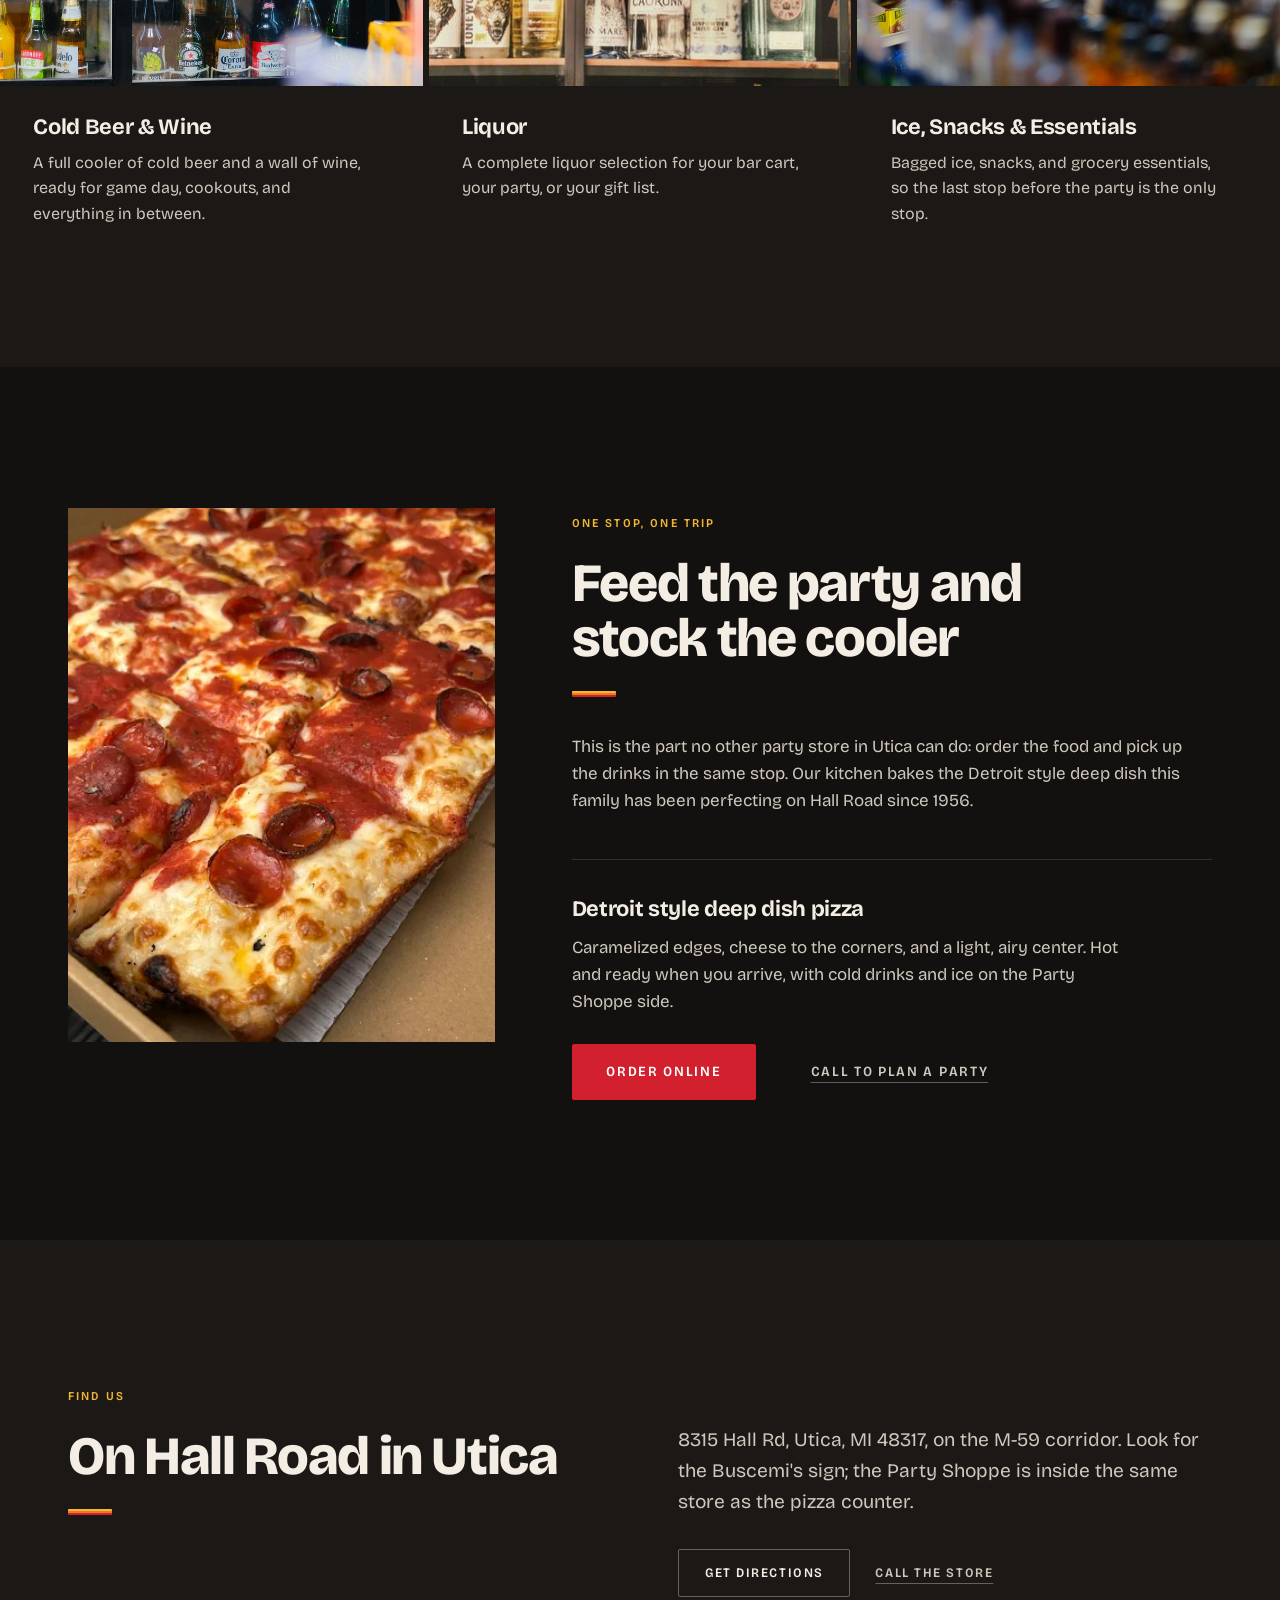
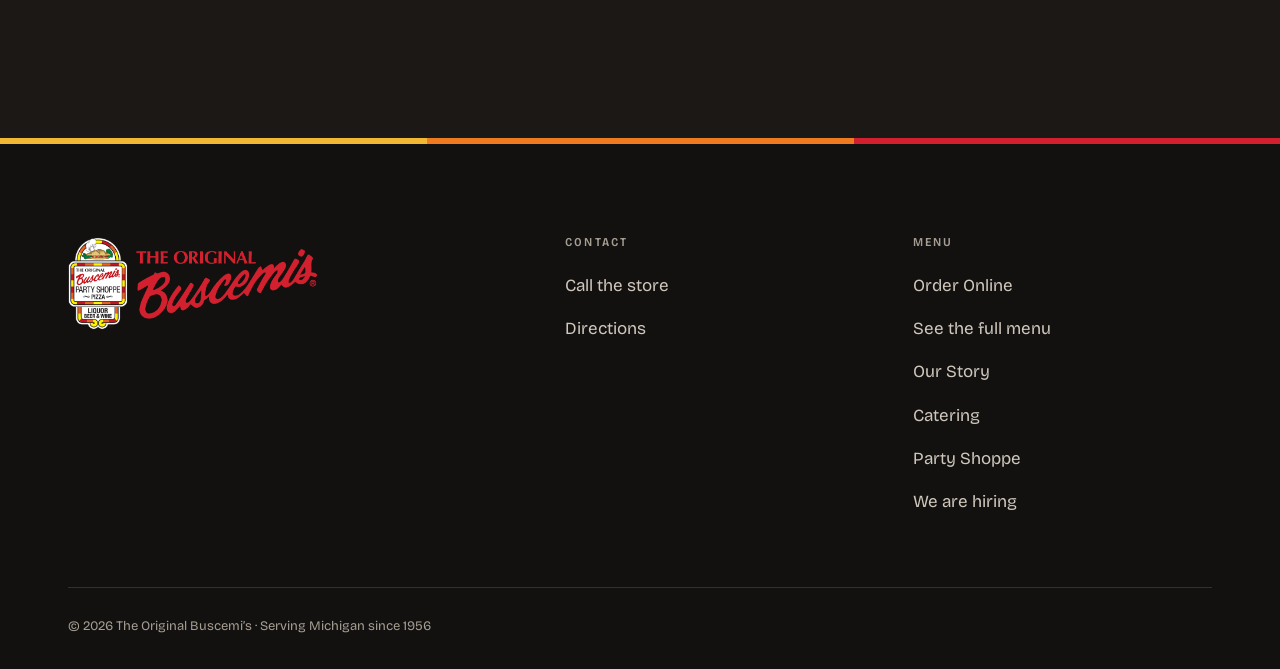
<file: party-shoppe/index.html>
<!doctype html>
<html lang="en">
<head>
  <meta charset="utf-8">
  <meta name="viewport" content="width=device-width, initial-scale=1">
  <title>Party Store in Utica, MI - Buscemi's Party Shoppe | Liquor, Beer &amp; Wine on Hall Road</title>
  <meta name="description" content="Buscemi's Party Shoppe is the party store at 8315 Hall Rd in Utica, MI. Liquor, cold beer, wine, ice, and pizza party trays in one stop since 1956. Call 586-731-5930.">
  <link rel="canonical" href="https://buscemisofutica.com/party-shoppe/">
  <meta name="theme-color" content="#121110">
  <link rel="icon" type="image/png" sizes="144x144" href="/assets/favicon.png">
  <link rel="apple-touch-icon" sizes="180x180" href="/assets/apple-touch-icon.png">
  <meta property="og:type" content="website">
  <meta property="og:site_name" content="The Original Buscemi's">
  <meta property="og:title" content="Buscemi's Party Shoppe - Party Store in Utica, MI">
  <meta property="og:description" content="Liquor, cold beer, wine, ice, and pizza party trays in one stop on Hall Road since 1956.">
  <meta property="og:url" content="https://buscemisofutica.com/party-shoppe/">
  <meta property="og:image" content="https://buscemisofutica.com/assets/og-logo.jpg">
  <meta property="og:image:width" content="1200">
  <meta property="og:image:height" content="1200">
  <meta property="og:image:alt" content="The Original Buscemi's logo">
  <meta name="twitter:card" content="summary">
  <meta name="twitter:image" content="https://buscemisofutica.com/assets/og-logo.jpg">
  <script type="application/ld+json">
  {
    "@context": "https://schema.org",
    "@type": "LiquorStore",
    "@id": "https://buscemisofutica.com/party-shoppe/#partyshoppe",
    "name": "Buscemi's Party Shoppe",
    "description": "The party store side of The Original Buscemi's in Utica, Michigan. A full selection of liquor, cold beer, and wine, plus ice, snacks, and grocery essentials, under the same roof as the original 1956 pizza and sub shop on Hall Road.",
    "url": "https://buscemisofutica.com/party-shoppe/",
    "image": "https://buscemisofutica.com/assets/og-logo.jpg",
    "logo": "https://buscemisofutica.com/assets/og-logo.jpg",
    "telephone": "+15867315930",
    "priceRange": "$",
    "address": {
      "@type": "PostalAddress",
      "streetAddress": "8315 Hall Rd",
      "addressLocality": "Utica",
      "addressRegion": "MI",
      "postalCode": "48317",
      "addressCountry": "US"
    },
    "geo": {
      "@type": "GeoCoordinates",
      "latitude": 42.62626,
      "longitude": -83.02923
    },
    "openingHoursSpecification": [
      { "@type": "OpeningHoursSpecification", "dayOfWeek": ["Monday", "Tuesday", "Wednesday", "Thursday", "Friday", "Saturday"], "opens": "08:00", "closes": "22:00" },
      { "@type": "OpeningHoursSpecification", "dayOfWeek": ["Sunday"], "opens": "09:00", "closes": "21:00" }
    ],
    "parentOrganization": {
      "@type": "Restaurant",
      "name": "The Original Buscemi's",
      "url": "https://buscemisofutica.com/"
    },
    "foundingDate": "1956"
  }
  </script>
  <link rel="preconnect" href="https://fonts.googleapis.com">
  <link rel="preconnect" href="https://fonts.gstatic.com" crossorigin>
  <link rel="stylesheet" href="https://fonts.googleapis.com/css2?family=Bricolage+Grotesque:opsz,wdth,wght@12..96,75..100,200..800&display=swap">
  <link rel="stylesheet" href="/css/styles.css?v=b85d04da">
  <link rel="stylesheet" href="/css/pages/party-shoppe.css?v=d306b548">
</head>
<body>

  <a class="skip-link" href="#main">Skip to content</a>

  <header class="site-header">
    <div class="container site-header__inner">
      <div class="site-header__left">
      <a class="site-header__logo" href="/" aria-label="The Original Buscemi's home">
        <img class="site-header__logo-full" src="/assets/logo.png" alt="The Original Buscemi's Party Shoppe Pizza" width="847" height="328">
        <img class="site-header__logo-mini" src="/assets/logo-shield.png" alt="The Original Buscemi's" width="208" height="322">
      </a>
      <a class="site-header__phone" href="tel:+15867315930">586-731-5930</a>
      </div>
      <div class="site-header__actions">
        <a class="btn btn--primary" href="/menu/">Menu</a>
        <a class="btn btn--green" href="/order/" target="_blank" rel="noopener">Order Online</a>
        <a class="btn btn--outline site-header__careers" href="/jobs/">Careers</a>
        <button class="site-header__burger" type="button" data-nav-toggle aria-expanded="false" aria-controls="nav-panel" aria-label="Open navigation">&#9776;</button>
      </div>
    </div>
  </header>

  <div class="nav-panel" id="nav-panel" data-nav data-open="false" role="dialog" aria-modal="true" aria-label="Site navigation">
    <button class="nav-panel__close" type="button" data-nav-close aria-label="Close menu">&times;</button>
    <nav>
      <ul class="nav-panel__list">
        <li><a href="/menu/">Menu</a></li>
        <li><a href="/story/">Our Story</a></li>
        <li><a href="/party-shoppe/" data-nav-link>Party Shoppe</a></li>
        <li><a href="/catering/">Catering</a></li>
        <li><a href="/jobs/">Careers</a></li>
        <li><a href="/#visit">Visit</a></li>
        <li><a href="/#hours">Hours</a></li>
        <li><a href="/#reviews">Reviews</a></li>
        <li><a href="/order/" target="_blank" rel="noopener">Order Online</a></li>
      </ul>
      <p class="nav-panel__meta">8315 Hall Rd &middot; Utica, MI 48317 &middot; <a href="tel:+15867315930">586-731-5930</a></p>
    </nav>
  </div>

  <main id="main">

  <section class="page-intro" id="top">
    <div class="container container--narrow reveal">
      <span class="eyebrow eyebrow--accent">Liquor &middot; Beer &middot; Wine</span>
      <h1 class="statement-title">The party store Utica has trusted since 1956.</h1>
      <p class="statement__body">Buscemi's Party Shoppe shares a roof with the original Buscemi's pizza and sub shop at 8315 Hall Rd, just off <span class="nowrap">M-59</span> and minutes from Sterling Heights, Shelby Township, and Clinton Township. Pizza on one side, a full party store on the other. That is how it has worked here for three generations.</p>
      <div class="visit__actions">
        <a class="btn btn--primary btn--lg" href="tel:+15867315930">Call 586-731-5930</a>
        <a class="btn btn--outline btn--lg" href="https://www.google.com/maps/search/?api=1&amp;query=8315%20Hall%20Rd%2C%20Utica%2C%20MI%2048317" target="_blank" rel="noopener">Get Directions</a>
      </div>
    </div>
  </section>

  <section class="shelves">
    <div class="container shelves__head reveal">
      <span class="eyebrow">On the Shelves</span>
      <h2 class="section-title">What the Party Shoppe carries</h2>
      <hr class="rule">
    </div>
    <ul class="shoppe-grid">
      <li class="shoppe-card reveal">
        <figure class="shoppe-card__media">
          <img class="shoppe-card__photo" src="/assets/party-shoppe/cold-beer-wine-cooler.jpg" alt="Cold beer and wine bottles stocked in a store cooler" width="800" height="1275" loading="lazy">
        </figure>
        <div class="shoppe-card__body">
          <h3>Cold Beer &amp; Wine</h3>
          <p>A full cooler of cold beer and a wall of wine, ready for game day, cookouts, and everything in between.</p>
        </div>
      </li>
      <li class="shoppe-card reveal">
        <figure class="shoppe-card__media">
          <img class="shoppe-card__photo" src="/assets/party-shoppe/liquor-bottles-shelf.jpg" alt="Liquor bottles lined up on store shelves" width="800" height="531" loading="lazy">
        </figure>
        <div class="shoppe-card__body">
          <h3>Liquor</h3>
          <p>A complete liquor selection for your bar cart, your party, or your gift list.</p>
        </div>
      </li>
      <li class="shoppe-card reveal">
        <figure class="shoppe-card__media">
          <img class="shoppe-card__photo" src="/assets/party-shoppe/snacks-grocery-shelf.jpg" alt="Snacks and grocery essentials on store shelves" width="800" height="1200" loading="lazy">
        </figure>
        <div class="shoppe-card__body">
          <h3>Ice, Snacks &amp; Essentials</h3>
          <p>Bagged ice, snacks, and grocery essentials, so the last stop before the party is the only stop.</p>
        </div>
      </li>
    </ul>
  </section>

  <section class="tray">
    <div class="container tray-media reveal">
      <div class="tray-media__head">
        <span class="eyebrow">One Stop, One Trip</span>
        <h2 class="section-title">Feed the party and stock the cooler</h2>
        <hr class="rule">
        <p class="square__copy">This is the part no other party store in Utica can do: order the food and pick up the drinks in the same stop. Our kitchen bakes the Detroit style deep dish this family has been perfecting on Hall Road since 1956.</p>
      </div>
      <figure class="tray-media__photo">
        <img src="/assets/gallery/13-detroit-closeup.webp" alt="Buscemi's Detroit style deep dish pizza with caramelized crust and pepperoni" width="382" height="510" loading="lazy">
      </figure>
      <div class="tray-media__copy">
        <h3>Detroit style deep dish pizza</h3>
        <p>Caramelized edges, cheese to the corners, and a light, airy center. Hot and ready when you arrive, with cold drinks and ice on the Party Shoppe side.</p>
        <div class="visit__actions">
          <a class="btn btn--green btn--lg" href="/order/" target="_blank" rel="noopener">Order Online</a>
          <a class="btn btn--outline btn--lg" href="tel:+15867315930">Call to Plan a Party</a>
        </div>
      </div>
    </div>
  </section>

  <section class="find" id="visit">
    <div class="container find__inner reveal">
      <div class="find__head">
        <span class="eyebrow">Find Us</span>
        <h2 class="section-title">On Hall Road in Utica</h2>
        <hr class="rule">
      </div>
      <div class="find__body">
        <p class="find__copy">8315 Hall Rd, Utica, MI 48317, on the <span class="nowrap">M-59</span> corridor. Look for the Buscemi's sign; the Party Shoppe is inside the same store as the pizza counter.</p>
        <div class="visit__actions">
          <a class="btn btn--primary" href="https://www.google.com/maps/search/?api=1&amp;query=8315%20Hall%20Rd%2C%20Utica%2C%20MI%2048317" target="_blank" rel="noopener">Get Directions</a>
          <a class="btn btn--outline" href="tel:+15867315930">Call the Store</a>
        </div>
      </div>
    </div>
  </section>

  </main>

  <footer class="site-footer">
    <div class="container">
      <div class="site-footer__top">
        <div class="site-footer__brand">
          <img src="/assets/logo-lockup-red.png" alt="The Original Buscemi's" width="847" height="328" loading="lazy">
        </div>
        <div class="site-footer__col">
          <h2><a href="#visit">Contact</a></h2>
          <ul>
            <li><a href="tel:+15867315930">Call the store</a></li>
            <li><a href="https://www.google.com/maps/search/?api=1&amp;query=8315%20Hall%20Rd%2C%20Utica%2C%20MI%2048317" target="_blank" rel="noopener">Directions</a></li>
          </ul>
        </div>
        <div class="site-footer__col">
          <h2><a href="/menu/">Menu</a></h2>
          <ul>
            <li><a href="/order/" target="_blank" rel="noopener">Order Online</a></li>
            <li><a href="/menu/">See the full menu</a></li>
            <li><a href="/story/">Our Story</a></li>
            <li><a href="/catering/">Catering</a></li>
            <li><a href="/party-shoppe/">Party Shoppe</a></li>
            <li><a href="/jobs/">We are hiring</a></li>
          </ul>
        </div>

      </div>

    </div>

    <div class="container">
      <p class="site-footer__meta">&copy; 2026 The Original Buscemi&rsquo;s &middot; Serving Michigan since 1956</p>
    </div>
  </footer>

  <script src="/js/main.js?v=eb585bd9"></script>
  <!-- Cloudflare Web Analytics, loaded only for real visitors on the live site.
       Skipped for automated browsers, known crawlers, local previews, and any device
       that has opened the site once with ?nocount=1 (undo with ?nocount=0). -->
  <script>
  (function () {
    function shouldCount(ua, webdriver, host, flag) {
      if (webdriver) return false;
      ua = String(ua || '').replace(/cubot/ig, '');
      if (/bot|crawl|spider|slurp|headless|phantom|selenium|puppeteer|playwright|lighthouse|pagespeed|python|curl|wget|scrapy|gptbot|claudebot|claude\/|perplexity|bytespider|ccbot|applebot|facebookexternalhit/i.test(ua)) return false;
      if (host !== 'buscemisofutica.com' && host !== 'www.buscemisofutica.com') return false;
      if (flag === '1') return false;
      return true;
    }
    window.buscemisShouldCount = shouldCount;
    var flag = null, consumed = false, params = null;
    try {
      params = new URLSearchParams(location.search);
      var q = params.get('nocount');
      var ownLink = !document.referrer || /^https?:\/\/(www\.)?buscemisofutica\.com(\/|$)/.test(document.referrer);
      if (q !== null && ownLink) {
        if (q === '1') localStorage.setItem('buscemis-nocount', '1');
        if (q === '0') localStorage.removeItem('buscemis-nocount');
        consumed = true;
      }
    } catch (e) {}
    try { flag = localStorage.getItem('buscemis-nocount'); } catch (e) {}
    try {
      if (consumed) {
        params.delete('nocount');
        var rest = params.toString();
        history.replaceState(null, '', location.pathname + (rest ? '?' + rest : '') + location.hash);
      }
    } catch (e) {}
    try {
      if (!shouldCount(navigator.userAgent, !!navigator.webdriver, location.hostname, flag)) return;
      var s = document.createElement('script');
      s.src = 'https://static.cloudflareinsights.com/beacon.min.js';
      s.defer = true;
      s.setAttribute('data-cf-beacon', '{"token": "3487a82a831f48ae997ac0cc13119242"}');
      document.body.appendChild(s);
    } catch (e) {}
  })();
  </script>
  <!-- End Cloudflare Web Analytics -->
</body>
</html>
</file>
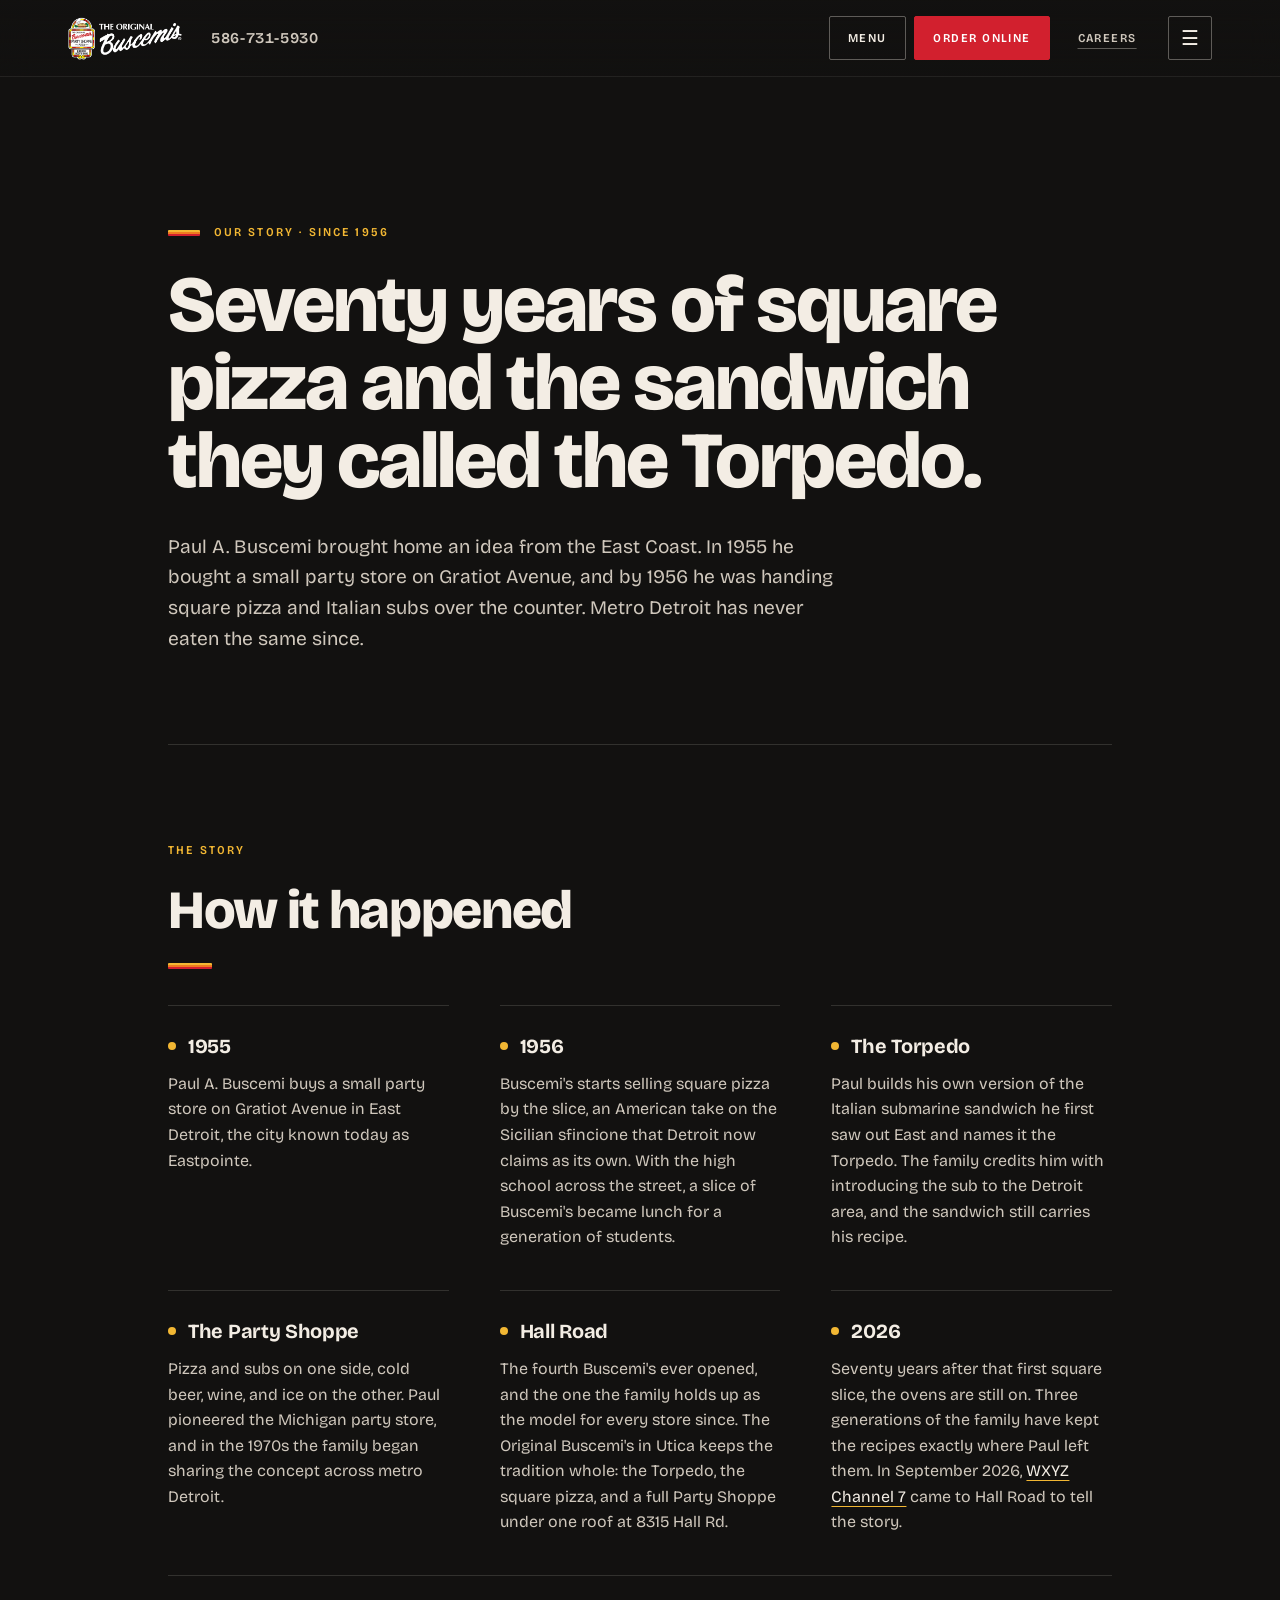
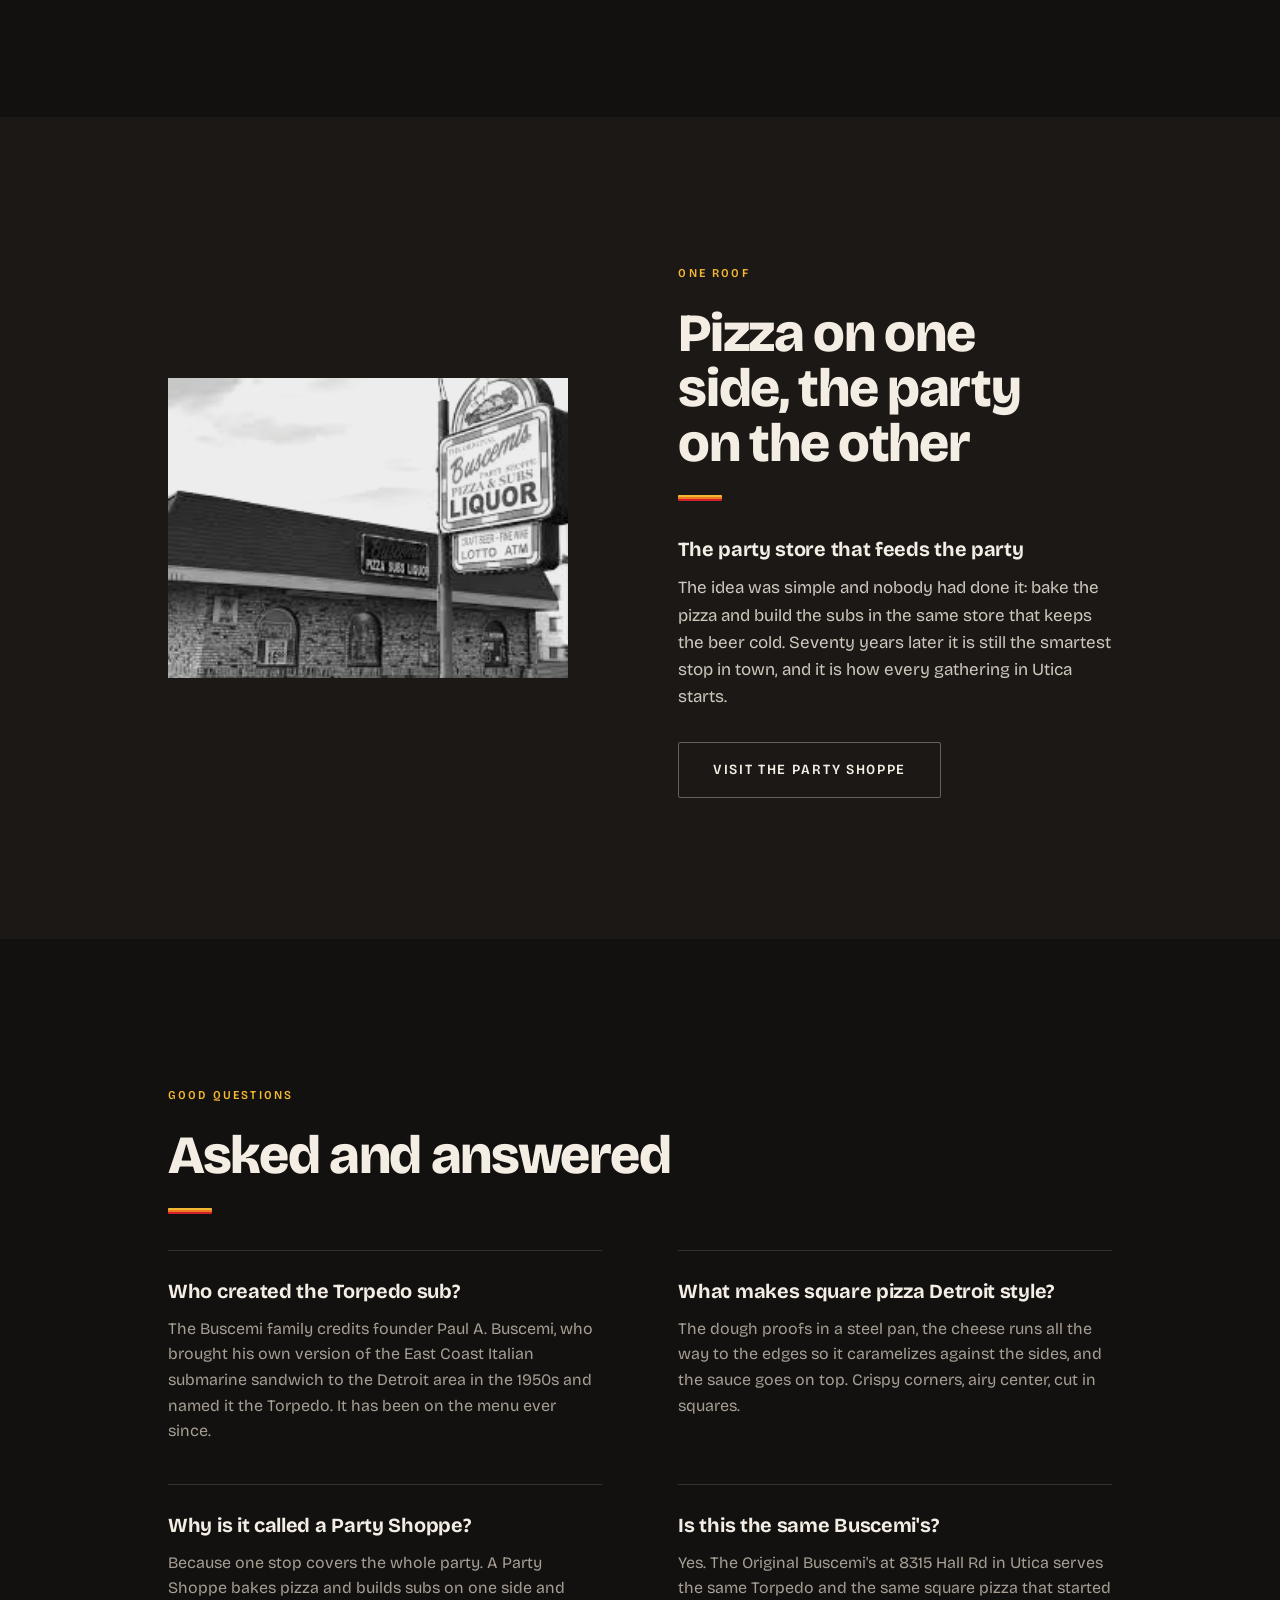
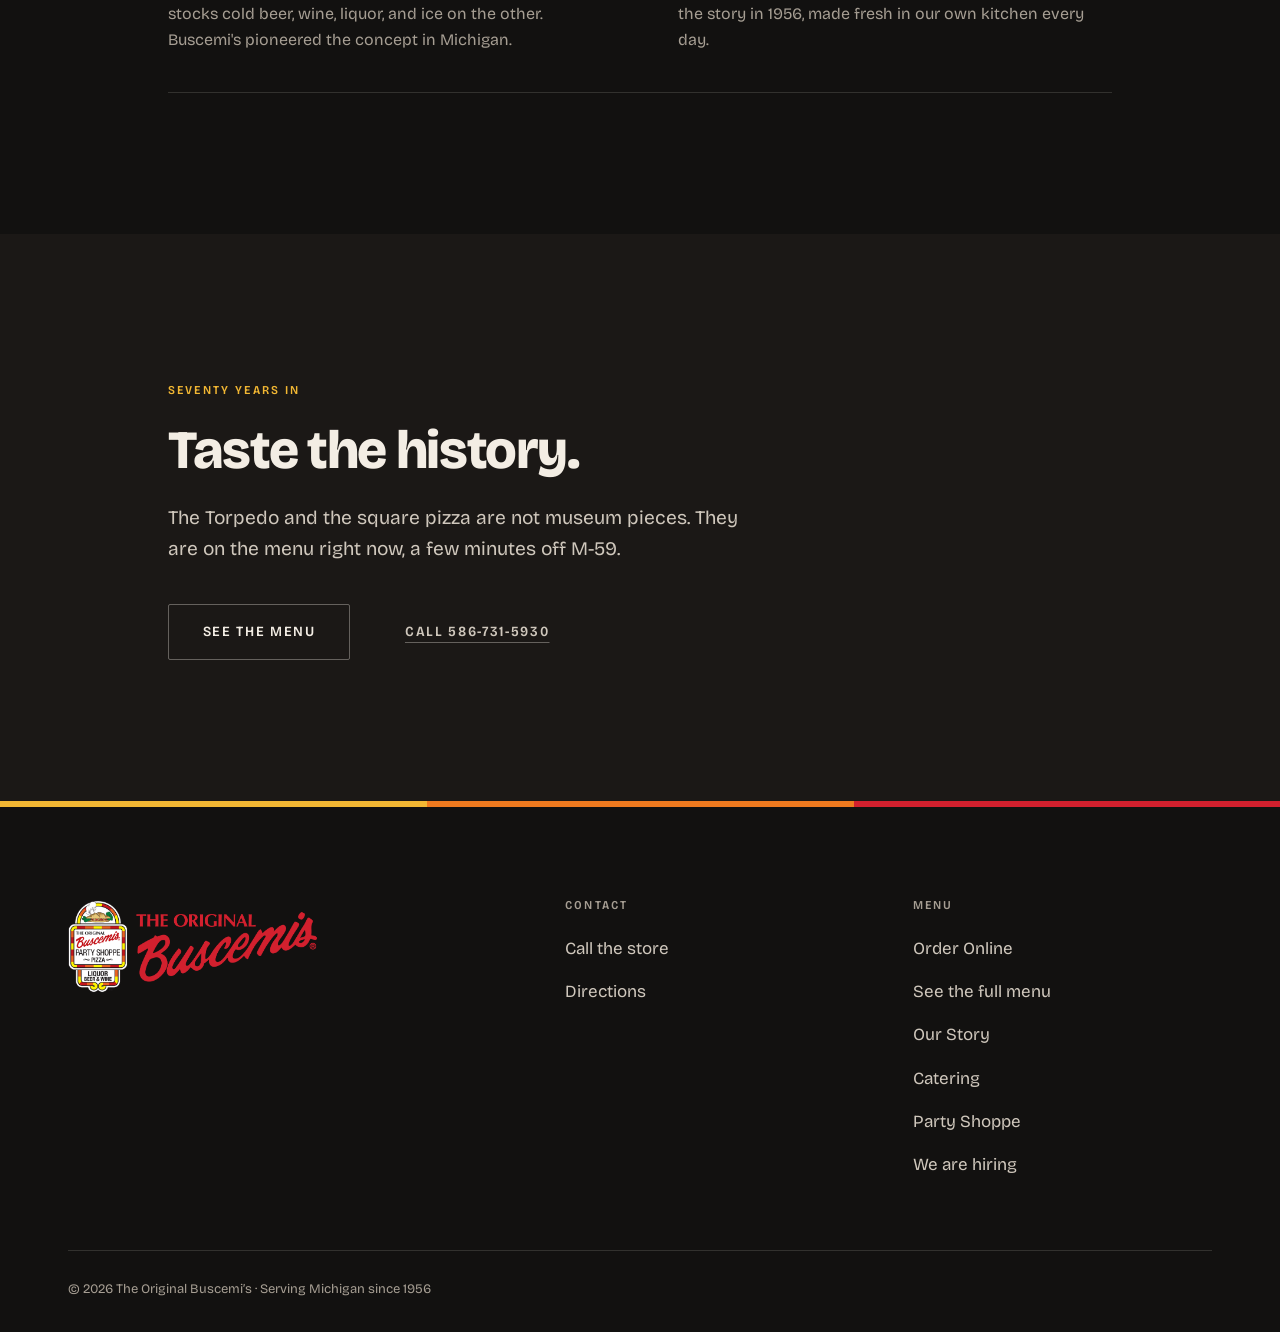
<file: story/index.html>
<!doctype html>
<html lang="en">
<head>
  <meta charset="utf-8">
  <meta name="viewport" content="width=device-width, initial-scale=1">
  <title>Our Story - 70 Years of Square Pizza &amp; the Torpedo Sub | The Original Buscemi's</title>
  <meta name="description" content="The story of Buscemi's: Paul A. Buscemi bought a party store on Gratiot in 1955, and by 1956 metro Detroit had square pizza by the slice and the Torpedo sub. Seventy years later, the tradition lives on Hall Road in Utica.">
  <link rel="canonical" href="https://buscemisofutica.com/story/">
  <meta name="theme-color" content="#121110">
  <link rel="icon" type="image/png" sizes="144x144" href="/assets/favicon.png">
  <link rel="apple-touch-icon" sizes="180x180" href="/assets/apple-touch-icon.png">
  <meta property="og:type" content="website">
  <meta property="og:site_name" content="The Original Buscemi's">
  <meta property="og:title" content="Our Story - The Original Buscemi's, Since 1956">
  <meta property="og:description" content="From a party store on Gratiot Avenue to seventy years of square pizza and the Torpedo sub. The Buscemi story, told from Hall Road in Utica.">
  <meta property="og:url" content="https://buscemisofutica.com/story/">
  <meta property="og:image" content="https://buscemisofutica.com/assets/og-logo.jpg">
  <meta property="og:image:width" content="1200">
  <meta property="og:image:height" content="1200">
  <meta property="og:image:alt" content="The Original Buscemi's logo">
  <meta name="twitter:card" content="summary">
  <meta name="twitter:image" content="https://buscemisofutica.com/assets/og-logo.jpg">
  <script type="application/ld+json">
  {
    "@context": "https://schema.org",
    "@type": "AboutPage",
    "@id": "https://buscemisofutica.com/story/",
    "name": "The Story of The Original Buscemi's",
    "description": "The history of Buscemi's: founder Paul A. Buscemi bought a small party store in 1955, and by 1956 metro Detroit had square pizza by the slice and the Torpedo submarine sandwich. The tradition continues at The Original Buscemi's on Hall Road in Utica, Michigan.",
    "isPartOf": { "@type": "WebSite", "url": "https://buscemisofutica.com/" },
    "about": {
      "@type": "Restaurant",
      "name": "The Original Buscemi's",
      "url": "https://buscemisofutica.com/",
      "telephone": "+15867315930",
      "foundingDate": "1956",
      "subjectOf": {
        "@type": "NewsArticle",
        "headline": "Buscemi's pizza turns 70, expands into Michigan freezer aisles",
        "url": "https://www.wxyz.com/buscemis-pizza-turns-70-expands-into-michigan-freezer-aisles",
        "datePublished": "2026-09-08",
        "author": {
          "@type": "Person",
          "name": "Evan Sery"
        },
        "publisher": {
          "@type": "Organization",
          "name": "WXYZ-TV Detroit",
          "url": "https://www.wxyz.com/"
        }
      },
      "address": {
        "@type": "PostalAddress",
        "streetAddress": "8315 Hall Rd",
        "addressLocality": "Utica",
        "addressRegion": "MI",
        "postalCode": "48317",
        "addressCountry": "US"
      }
    },
    "mentions": {
      "@type": "Person",
      "name": "Paul A. Buscemi",
      "description": "Founder of Buscemi's, credited by the family with introducing the Italian submarine sandwich to the Detroit area and naming it the Torpedo."
    }
  }
  </script>
  <link rel="preconnect" href="https://fonts.googleapis.com">
  <link rel="preconnect" href="https://fonts.gstatic.com" crossorigin>
  <link rel="stylesheet" href="https://fonts.googleapis.com/css2?family=Bricolage+Grotesque:opsz,wdth,wght@12..96,75..100,200..800&display=swap">
  <link rel="stylesheet" href="/css/styles.css?v=b85d04da">
  <link rel="stylesheet" href="/css/pages/story.css?v=03853505">
</head>
<body>

  <a class="skip-link" href="#main">Skip to content</a>

  <header class="site-header">
    <div class="container site-header__inner">
      <div class="site-header__left">
      <a class="site-header__logo" href="/" aria-label="The Original Buscemi's home">
        <img class="site-header__logo-full" src="/assets/logo.png" alt="The Original Buscemi's Party Shoppe Pizza" width="847" height="328">
        <img class="site-header__logo-mini" src="/assets/logo-shield.png" alt="The Original Buscemi's" width="208" height="322">
      </a>
      <a class="site-header__phone" href="tel:+15867315930">586-731-5930</a>
      </div>
      <div class="site-header__actions">
        <a class="btn btn--primary" href="/menu/">Menu</a>
        <a class="btn btn--green" href="/order/" target="_blank" rel="noopener">Order Online</a>
        <a class="btn btn--outline site-header__careers" href="/jobs/">Careers</a>
        <button class="site-header__burger" type="button" data-nav-toggle aria-expanded="false" aria-controls="nav-panel" aria-label="Open navigation">&#9776;</button>
      </div>
    </div>
  </header>

  <div class="nav-panel" id="nav-panel" data-nav data-open="false" role="dialog" aria-modal="true" aria-label="Site navigation">
    <button class="nav-panel__close" type="button" data-nav-close aria-label="Close menu">&times;</button>
    <nav>
      <ul class="nav-panel__list">
        <li><a href="/menu/">Menu</a></li>
        <li><a href="/story/" data-nav-link>Our Story</a></li>
        <li><a href="/party-shoppe/">Party Shoppe</a></li>
        <li><a href="/catering/">Catering</a></li>
        <li><a href="/jobs/">Careers</a></li>
        <li><a href="/#visit">Visit</a></li>
        <li><a href="/#hours">Hours</a></li>
        <li><a href="/#reviews">Reviews</a></li>
        <li><a href="/order/" target="_blank" rel="noopener">Order Online</a></li>
      </ul>
      <p class="nav-panel__meta">8315 Hall Rd &middot; Utica, MI 48317 &middot; <a href="tel:+15867315930">586-731-5930</a></p>
    </nav>
  </div>

  <main id="main">

  <section class="story-intro" id="top">
    <div class="container container--narrow reveal">
      <span class="eyebrow eyebrow--accent">Our Story &middot; Since 1956</span>
      <h1 class="statement-title">Seventy years of square pizza and the sandwich they called the Torpedo.</h1>
      <p class="statement__body">Paul A. Buscemi brought home an idea from the East Coast. In 1955 he bought a small party store on Gratiot Avenue, and by 1956 he was handing square pizza and Italian subs over the counter. Metro Detroit has never eaten the same since.</p>
    </div>
  </section>

  <section class="story-timeline">
    <div class="container container--narrow">
      <div class="story-timeline__head reveal">
        <span class="eyebrow">The Story</span>
        <h2 class="section-title">How it happened</h2>
        <hr class="rule">
      </div>
      <ul class="story-list story-list--3 reveal">
        <li class="story-list__item">
          <h3 class="story-list__title story-list__title--dot">1955</h3>
          <p class="story-list__text">Paul A. Buscemi buys a small party store on Gratiot Avenue in East Detroit, the city known today as Eastpointe.</p>
        </li>
        <li class="story-list__item">
          <h3 class="story-list__title story-list__title--dot">1956</h3>
          <p class="story-list__text">Buscemi's starts selling square pizza by the slice, an American take on the Sicilian sfincione that Detroit now claims as its own. With the high school across the street, a slice of Buscemi's became lunch for a generation of students.</p>
        </li>
        <li class="story-list__item">
          <h3 class="story-list__title story-list__title--dot">The Torpedo</h3>
          <p class="story-list__text">Paul builds his own version of the Italian submarine sandwich he first saw out East and names it the Torpedo. The family credits him with introducing the sub to the Detroit area, and the sandwich still carries his recipe.</p>
        </li>
        <li class="story-list__item">
          <h3 class="story-list__title story-list__title--dot">The Party Shoppe</h3>
          <p class="story-list__text">Pizza and subs on one side, cold beer, wine, and ice on the other. Paul pioneered the Michigan party store, and in the 1970s the family began sharing the concept across metro Detroit.</p>
        </li>
        <li class="story-list__item">
          <h3 class="story-list__title story-list__title--dot">Hall Road</h3>
          <p class="story-list__text">The fourth Buscemi's ever opened, and the one the family holds up as the model for every store since. The Original Buscemi's in Utica keeps the tradition whole: the Torpedo, the square pizza, and a full Party Shoppe under one roof at 8315 Hall Rd.</p>
        </li>
        <li class="story-list__item">
          <h3 class="story-list__title story-list__title--dot">2026</h3>
          <p class="story-list__text">Seventy years after that first square slice, the ovens are still on. Three generations of the family have kept the recipes exactly where Paul left them. In September 2026, <a class="story-list__link" href="https://www.wxyz.com/buscemis-pizza-turns-70-expands-into-michigan-freezer-aisles" target="_blank" rel="noopener">WXYZ Channel 7</a> came to Hall Road to tell the story.</p>
        </li>
      </ul>
    </div>
  </section>

  <section class="story-roof">
    <div class="container container--narrow story-roof__grid">
      <figure class="story-roof__photo reveal">
        <img src="/assets/story/history-3.avif" alt="A classic Buscemi's storefront with its pizza, subs, and liquor sign" width="259" height="194" loading="lazy">
      </figure>
      <div class="story-roof__text reveal">
        <span class="eyebrow">One Roof</span>
        <h2 class="section-title">Pizza on one side, the party on the other</h2>
        <hr class="rule">
        <h3 class="story-roof__sub">The party store that feeds the party</h3>
        <p class="story-roof__copy">The idea was simple and nobody had done it: bake the pizza and build the subs in the same store that keeps the beer cold. Seventy years later it is still the smartest stop in town, and it is how every gathering in Utica starts.</p>
        <div class="visit__actions">
          <a class="btn btn--primary btn--lg" href="/party-shoppe/">Visit the Party Shoppe</a>
        </div>
      </div>
    </div>
  </section>

  <section class="story-qa">
    <div class="container container--narrow">
      <div class="reveal">
        <span class="eyebrow">Good Questions</span>
        <h2 class="section-title">Asked and answered</h2>
        <hr class="rule">
      </div>
      <ul class="story-list story-list--2 reveal">
        <li class="story-list__item">
          <h3 class="story-list__title">Who created the Torpedo sub?</h3>
          <p class="story-list__text story-list__text--muted">The Buscemi family credits founder Paul A. Buscemi, who brought his own version of the East Coast Italian submarine sandwich to the Detroit area in the 1950s and named it the Torpedo. It has been on the menu ever since.</p>
        </li>
        <li class="story-list__item">
          <h3 class="story-list__title">What makes square pizza Detroit style?</h3>
          <p class="story-list__text story-list__text--muted">The dough proofs in a steel pan, the cheese runs all the way to the edges so it caramelizes against the sides, and the sauce goes on top. Crispy corners, airy center, cut in squares.</p>
        </li>
        <li class="story-list__item">
          <h3 class="story-list__title">Why is it called a Party Shoppe?</h3>
          <p class="story-list__text story-list__text--muted">Because one stop covers the whole party. A Party Shoppe bakes pizza and builds subs on one side and stocks cold beer, wine, liquor, and ice on the other. Buscemi's pioneered the concept in Michigan.</p>
        </li>
        <li class="story-list__item">
          <h3 class="story-list__title">Is this the same Buscemi's?</h3>
          <p class="story-list__text story-list__text--muted">Yes. The Original Buscemi's at 8315 Hall Rd in Utica serves the same Torpedo and the same square pizza that started the story in 1956, made fresh in our own kitchen every day.</p>
        </li>
      </ul>
    </div>
  </section>

  <section class="story-close">
    <div class="container container--narrow reveal">
      <span class="eyebrow">Seventy Years In</span>
      <h2 class="section-title">Taste the history.</h2>
      <p class="story-close__copy">The Torpedo and the square pizza are not museum pieces. They are on the menu right now, a few minutes off <span class="nowrap">M-59</span>.</p>
      <div class="visit__actions">
        <a class="btn btn--primary btn--lg" href="/menu/">See the Menu</a>
        <a class="btn btn--outline btn--lg" href="tel:+15867315930">Call 586-731-5930</a>
      </div>
    </div>
  </section>

  </main>

  <footer class="site-footer">
    <div class="container">
      <div class="site-footer__top">
        <div class="site-footer__brand">
          <img src="/assets/logo-lockup-red.png" alt="The Original Buscemi's" width="847" height="328" loading="lazy">
        </div>
        <div class="site-footer__col">
          <h2><a href="/#visit">Contact</a></h2>
          <ul>
            <li><a href="tel:+15867315930">Call the store</a></li>
            <li><a href="https://www.google.com/maps/search/?api=1&amp;query=8315%20Hall%20Rd%2C%20Utica%2C%20MI%2048317" target="_blank" rel="noopener">Directions</a></li>
          </ul>
        </div>
        <div class="site-footer__col">
          <h2><a href="/menu/">Menu</a></h2>
          <ul>
            <li><a href="/order/" target="_blank" rel="noopener">Order Online</a></li>
            <li><a href="/menu/">See the full menu</a></li>
            <li><a href="/story/">Our Story</a></li>
            <li><a href="/catering/">Catering</a></li>
            <li><a href="/party-shoppe/">Party Shoppe</a></li>
            <li><a href="/jobs/">We are hiring</a></li>
          </ul>
        </div>

      </div>

    </div>

    <div class="container">
      <p class="site-footer__meta">&copy; 2026 The Original Buscemi&rsquo;s &middot; Serving Michigan since 1956</p>
    </div>
  </footer>

  <script src="/js/main.js?v=eb585bd9"></script>
  <!-- Cloudflare Web Analytics, loaded only for real visitors on the live site.
       Skipped for automated browsers, known crawlers, local previews, and any device
       that has opened the site once with ?nocount=1 (undo with ?nocount=0). -->
  <script>
  (function () {
    function shouldCount(ua, webdriver, host, flag) {
      if (webdriver) return false;
      ua = String(ua || '').replace(/cubot/ig, '');
      if (/bot|crawl|spider|slurp|headless|phantom|selenium|puppeteer|playwright|lighthouse|pagespeed|python|curl|wget|scrapy|gptbot|claudebot|claude\/|perplexity|bytespider|ccbot|applebot|facebookexternalhit/i.test(ua)) return false;
      if (host !== 'buscemisofutica.com' && host !== 'www.buscemisofutica.com') return false;
      if (flag === '1') return false;
      return true;
    }
    window.buscemisShouldCount = shouldCount;
    var flag = null, consumed = false, params = null;
    try {
      params = new URLSearchParams(location.search);
      var q = params.get('nocount');
      var ownLink = !document.referrer || /^https?:\/\/(www\.)?buscemisofutica\.com(\/|$)/.test(document.referrer);
      if (q !== null && ownLink) {
        if (q === '1') localStorage.setItem('buscemis-nocount', '1');
        if (q === '0') localStorage.removeItem('buscemis-nocount');
        consumed = true;
      }
    } catch (e) {}
    try { flag = localStorage.getItem('buscemis-nocount'); } catch (e) {}
    try {
      if (consumed) {
        params.delete('nocount');
        var rest = params.toString();
        history.replaceState(null, '', location.pathname + (rest ? '?' + rest : '') + location.hash);
      }
    } catch (e) {}
    try {
      if (!shouldCount(navigator.userAgent, !!navigator.webdriver, location.hostname, flag)) return;
      var s = document.createElement('script');
      s.src = 'https://static.cloudflareinsights.com/beacon.min.js';
      s.defer = true;
      s.setAttribute('data-cf-beacon', '{"token": "3487a82a831f48ae997ac0cc13119242"}');
      document.body.appendChild(s);
    } catch (e) {}
  })();
  </script>
  <!-- End Cloudflare Web Analytics -->
</body>
</html>
</file>
<file: css/styles.css>
/* ==========================================================================
   The Original Buscemi's - concept "Night Oven"
   Dark, photography-first, quiet. One grotesque family (Bricolage Grotesque)
   does every job through its width and weight axes: wide and heavy for the
   big lines, normal for reading, slightly condensed uppercase for labels.
   Brand red appears on the Order Online button and as a hairline. Nothing
   else is decorated: no gold, no stripes, no borders on photos, no shadows.
   ========================================================================== */

:root {
  --ink-0: #121110;            /* page ground */
  --ink-1: #1B1816;            /* alternating section ground */
  --ink-2: #26221F;            /* hover surface, map backing */
  --paper: #F3EDE4;            /* headlines, primary text */
  --paper-2: #CFC7BC;          /* body text */
  --muted: #A69E93;            /* labels, notes */
  --line: rgba(243, 237, 228, 0.14);
  --line-strong: rgba(243, 237, 228, 0.34);
  --red: #D2202E;
  --red-deep: #B4141F;
  /* The shield's other colors: the yellow and orange bands, the sprig green. */
  --gold: #F2B733;
  --orange: #EF7A1F;
  --green: #3BA05C;
  --stripe: linear-gradient(180deg, var(--gold) 0 33.4%, var(--orange) 33.4% 66.7%, var(--red) 66.7% 100%);
  --stripe-h: linear-gradient(90deg, var(--gold) 0 33.4%, var(--orange) 33.4% 66.7%, var(--red) 66.7% 100%);

  --font: "Bricolage Grotesque", "Helvetica Neue", Helvetica, Arial, sans-serif;

  --container: 1240px;
  --narrow: 1040px;
  --gutter: clamp(1.25rem, 4vw, 3rem);
  --header-h: 76px;
  --section-y: clamp(5rem, 11vw, 9.5rem);

  --ease: cubic-bezier(0.2, 0.7, 0.2, 1);
  --t: 220ms;
}

/* ---------- Reset ---------- */
*, *::before, *::after { box-sizing: border-box; }

html {
  -webkit-text-size-adjust: 100%;
  scroll-padding-top: calc(var(--header-h) + 1rem);
  background: var(--ink-0);
}

@media (prefers-reduced-motion: no-preference) {
  html { scroll-behavior: smooth; }
}

body {
  margin: 0;
  font-family: var(--font);
  font-optical-sizing: auto;
  font-size: 1.0625rem;
  line-height: 1.6;
  color: var(--paper-2);
  background: var(--ink-0);
  -webkit-font-smoothing: antialiased;
  -moz-osx-font-smoothing: grayscale;
  overflow-x: hidden;
}

img { max-width: 100%; height: auto; display: block; }
a { color: inherit; text-decoration: none; }
button { font: inherit; cursor: pointer; }
figure { margin: 0; }
p { margin: 0 0 1rem; }

h1, h2, h3 {
  font-weight: 800;
  font-stretch: 100%;
  line-height: 1.02;
  letter-spacing: -0.025em;
  color: var(--paper);
  margin: 0;
  text-wrap: balance;
}

::selection { background: var(--paper); color: var(--ink-0); }

:focus-visible {
  outline: 2px solid var(--paper);
  outline-offset: 3px;
}

.container {
  width: 100%;
  max-width: var(--container);
  margin: 0 auto;
  padding-inline: var(--gutter);
}

.container--narrow { max-width: var(--narrow); }

.sr-only {
  position: absolute;
  width: 1px; height: 1px;
  padding: 0; margin: -1px;
  overflow: hidden;
  clip: rect(0, 0, 0, 0);
  white-space: nowrap;
  border: 0;
}

.nowrap { white-space: nowrap; }

.skip-link {
  position: absolute;
  left: -9999px;
  top: 0.75rem;
  z-index: 300;
  background: var(--paper);
  color: var(--ink-0);
  padding: 0.85rem 1.25rem;
  font-size: 0.8125rem;
  font-weight: 600;
  letter-spacing: 0.08em;
  text-transform: uppercase;
}
.skip-link:focus { left: 0.75rem; }

/* ==========================================================================
   Shared type
   ========================================================================== */

/* Small tracked label. Slightly condensed so it reads as a different voice
   from the wide headlines while staying the same family. */
.eyebrow {
  display: inline-flex;
  align-items: center;
  gap: 0.85rem;
  font-size: 0.75rem;
  font-weight: 600;
  font-stretch: 90%;
  letter-spacing: 0.18em;
  text-transform: uppercase;
  color: var(--gold);
  margin-bottom: 1.5rem;
}

/* The shield's three bands, small, before the story label. */
.eyebrow--accent::before {
  content: "";
  width: 32px;
  height: 6px;
  border-radius: 1px;
  background: var(--stripe);
  flex: none;
}

.statement-title {
  font-size: clamp(2.5rem, 6.2vw, 5.25rem);
  line-height: 0.98;
  max-width: 19ch;
  margin: 0 0 2rem;
}

.section-title {
  font-size: clamp(2rem, 4.2vw, 3.375rem);
  margin: 0 0 1.5rem;
}

/* Short hairline under section titles. Off-white, one pixel. */
.rule {
  width: 44px;
  height: 6px;
  border: 0;
  border-radius: 1px;
  background: var(--stripe);
  margin: 0 0 2.25rem;
}

/* ---------- Buttons ----------
   Boxy, quiet, 1px. Order Online is the only solid red object on the page. */
.btn {
  display: inline-flex;
  align-items: center;
  justify-content: center;
  gap: 0.5rem;
  min-height: 48px;
  padding: 0.85rem 1.6rem;
  font-family: var(--font);
  font-size: 0.8125rem;
  font-weight: 600;
  font-stretch: 92%;
  line-height: 1;
  letter-spacing: 0.12em;
  text-transform: uppercase;
  white-space: nowrap;
  border: 1px solid transparent;
  border-radius: 2px;
  transition: background-color var(--t) var(--ease), color var(--t) var(--ease),
              border-color var(--t) var(--ease), text-decoration-color var(--t) var(--ease);
}

.btn--green {
  background: var(--red);
  border-color: var(--red);
  color: #FFFFFF;
}
.btn--green:hover { background: var(--red-deep); border-color: var(--red-deep); }

.btn--primary,
.btn--on-dark {
  background: transparent;
  color: var(--paper);
  border-color: var(--line-strong);
}
.btn--primary:hover,
.btn--on-dark:hover {
  background: var(--paper);
  color: var(--ink-0);
  border-color: var(--paper);
}

/* Tertiary: plain text with an underline that brightens on hover. */
.btn--outline {
  background: transparent;
  color: var(--paper-2);
  border-color: transparent;
  padding-inline: 0.25rem;
  text-decoration: underline;
  text-decoration-thickness: 1px;
  text-underline-offset: 6px;
  text-decoration-color: var(--line-strong);
}
.btn--outline:hover { color: var(--green); border-color: var(--green); text-decoration-color: var(--green); }

.btn--lg {
  min-height: 56px;
  padding: 1rem 2.1rem;
  font-size: 0.875rem;
}

/* ==========================================================================
   Header - floats over the hero on a dark blur, stays fixed while scrolling.
   ========================================================================== */

.site-header {
  position: fixed;
  top: 0;
  left: 0;
  right: 0;
  z-index: 100;
  background: linear-gradient(180deg, rgba(18, 17, 16, 0.88), rgba(18, 17, 16, 0.66));
  -webkit-backdrop-filter: blur(16px);
  backdrop-filter: blur(16px);
  border-bottom: 1px solid rgba(243, 237, 228, 0.08);
}

.site-header__inner {
  display: flex;
  align-items: center;
  justify-content: space-between;
  gap: 1rem;
  min-height: var(--header-h);
}

.site-header__left {
  display: flex;
  align-items: center;
  gap: clamp(0.75rem, 2vw, 1.75rem);
  min-width: 0;
}

.site-header__logo { flex: none; display: inline-flex; }
.site-header__logo img { height: 44px; width: auto; }
.site-header__logo-mini { display: none; }

.site-header__phone {
  display: inline-flex;
  align-items: center;
  min-height: 44px;
  padding-inline: 0.25rem;
  font-size: 0.9375rem;
  font-weight: 600;
  letter-spacing: 0.04em;
  font-variant-numeric: tabular-nums;
  color: var(--paper-2);
  white-space: nowrap;
  transition: color var(--t) var(--ease);
}
.site-header__phone:hover { color: var(--paper); }

.site-header__actions {
  display: flex;
  align-items: center;
  gap: 0.5rem;
}

.site-header__actions .btn {
  min-height: 44px;
  padding: 0 1.15rem;
  font-size: 0.75rem;
}

.site-header__burger {
  display: inline-flex;
  align-items: center;
  justify-content: center;
  width: 44px;
  height: 44px;
  padding: 0;
  margin-left: 0.25rem;
  background: transparent;
  border: 1px solid var(--line-strong);
  border-radius: 2px;
  color: var(--paper);
  font-size: 1.25rem;
  line-height: 1;
  transition: background-color var(--t) var(--ease), color var(--t) var(--ease);
}
.site-header__burger:hover { background: var(--paper); color: var(--ink-0); }

/* ---------- Nav panel ---------- */
.nav-panel {
  position: fixed;
  inset: 0;
  z-index: 150;
  background: var(--ink-0);
  color: var(--paper);
  display: flex;
  overflow-y: auto;
  opacity: 0;
  visibility: hidden;
  transition: opacity 280ms var(--ease), visibility 280ms var(--ease);
}

.nav-panel[data-open="true"] { opacity: 1; visibility: visible; }

.nav-panel nav {
  margin: auto;
  width: 100%;
  max-width: var(--narrow);
  padding: 5.5rem var(--gutter) 3rem;
}

.nav-panel__close {
  position: absolute;
  top: 1rem;
  right: var(--gutter);
  width: 48px;
  height: 48px;
  display: inline-flex;
  align-items: center;
  justify-content: center;
  padding: 0;
  background: none;
  border: 1px solid var(--line-strong);
  border-radius: 2px;
  color: var(--paper);
  font-size: 1.75rem;
  line-height: 1;
  transition: background-color var(--t) var(--ease), color var(--t) var(--ease);
}
.nav-panel__close:hover { background: var(--paper); color: var(--ink-0); }

.nav-panel__list {
  list-style: none;
  margin: 0;
  padding: 0;
  border-top: 1px solid var(--line);
}

.nav-panel__list li { border-bottom: 1px solid var(--line); }

.nav-panel__list a {
  display: block;
  padding: 0.85rem 0;
  font-size: clamp(1.75rem, 5vw, 3.25rem);
  font-weight: 700;
  font-stretch: 100%;
  letter-spacing: -0.025em;
  line-height: 1.1;
  color: var(--paper);
  transition: color var(--t) var(--ease), padding-left 280ms var(--ease);
}
.nav-panel__list a:hover { color: var(--muted); padding-left: 0.5rem; }

.nav-panel__meta {
  margin: 2rem 0 0;
  font-size: 0.8125rem;
  font-weight: 600;
  font-stretch: 90%;
  letter-spacing: 0.12em;
  text-transform: uppercase;
  color: var(--muted);
}
.nav-panel__meta a { color: var(--paper-2); }
.nav-panel__meta a:hover { color: var(--paper); }

/* ==========================================================================
   Hero - the pizza fills the viewport; the white script sits over it.
   ========================================================================== */

.hero {
  position: relative;
  height: clamp(620px, 100svh, 940px);
  display: flex;
  background: var(--ink-0);
  overflow: hidden;
}

.hero__media { position: absolute; inset: 0; }

.hero__media picture { display: block; width: 100%; height: 100%; }

.hero__media img {
  width: 100%;
  height: 100%;
  object-fit: cover;
  object-position: 50% 45%;
  filter: saturate(1.02) brightness(0.94);
}

/* Dark at the top for the header, dark at the bottom for the buttons, a soft
   pool behind the logo, a lens-style vignette at the edges (which also puts
   the box and the bag in the corners to sleep), and the food left honest in
   between. */
.hero__media::after {
  content: "";
  position: absolute;
  inset: 0;
  /* The storefront stays honest up top; the lower half falls into the page's
     black so the white script and the buttons sit on darkness, like the sign
     lit at dusk. A light touch at the very top keeps the header legible. */
  background:
    linear-gradient(180deg, rgba(18, 17, 16, 0.55) 0%, rgba(18, 17, 16, 0.05) 22%, rgba(18, 17, 16, 0) 38%, rgba(18, 17, 16, 0.55) 62%, rgba(18, 17, 16, 0.96) 100%);
}

.hero__inner {
  position: relative;
  z-index: 1;
  display: grid;
  grid-template-rows: 1.6fr auto auto 0.35fr auto;
  justify-items: center;
  align-items: center;
  height: 100%;
  padding-top: var(--header-h);
  padding-bottom: clamp(1.5rem, 3vw, 2.5rem);
  text-align: center;
}

.hero__logo {
  grid-row: 2;
  width: clamp(260px, 38vw, 520px);
  height: auto;
  filter: drop-shadow(0 6px 28px rgba(0, 0, 0, 0.45));
}

.hero__actions {
  grid-row: 3;
  display: flex;
  flex-wrap: wrap;
  justify-content: center;
  gap: 0.75rem;
  margin-top: clamp(2rem, 4vw, 3rem);
}

/* The old ticker, now one still line at the foot of the hero. */
.hero__tagline {
  grid-row: 5;
  list-style: none;
  margin: 0;
  padding: 1.35rem 0 0;
  width: 100%;
  display: flex;
  flex-wrap: wrap;
  justify-content: center;
  border-top: 1px solid rgba(243, 237, 228, 0.18);
  font-size: 0.75rem;
  font-weight: 600;
  font-stretch: 90%;
  letter-spacing: 0.18em;
  text-transform: uppercase;
  color: rgba(243, 237, 228, 0.78);
}

.hero__tagline li {
  position: relative;
  padding-inline: 1.5rem;
  line-height: 1.6;
}

.hero__tagline li + li::before {
  content: "";
  position: absolute;
  left: 0;
  top: 50%;
  width: 1px;
  height: 0.9em;
  transform: translateY(-50%);
  background: rgba(243, 237, 228, 0.3);
}

/* ==========================================================================
   Statement - big white type on black, heritage prints in one quiet row.
   ========================================================================== */

.statement {
  background: var(--ink-0);
  padding-block: var(--section-y);
}

.statement__body {
  font-size: clamp(1.0625rem, 1.5vw, 1.25rem);
  line-height: 1.6;
  color: var(--paper-2);
  max-width: 56ch;
  margin: 0 0 2.5rem;
}

/* One quiet line of press under the story, before the menu button. */
.statement__press {
  font-size: 0.9375rem;
  line-height: 1.55;
  color: var(--muted);
  max-width: 56ch;
  margin: -1.25rem 0 2.5rem;
}

.statement__press a,
.story-list__link {
  color: var(--paper);
  text-decoration: underline;
  text-decoration-color: var(--gold);
  text-decoration-thickness: 1px;
  text-underline-offset: 0.22em;
  transition: color 200ms var(--ease);
}

.statement__press a:hover,
.story-list__link:hover { color: var(--gold); }

.statement__prints {
  display: grid;
  grid-template-columns: repeat(3, 1fr);
  gap: clamp(0.75rem, 1.5vw, 1.25rem);
  margin-top: clamp(4rem, 8vw, 6.5rem);
  padding-top: 2.5rem;
  border-top: 1px solid var(--line);
}

.statement__print {
  margin: 0;
  aspect-ratio: 4 / 3;
  overflow: hidden;
  background: var(--ink-1);
}

.statement__print img {
  width: 100%;
  height: 100%;
  object-fit: cover;
  filter: grayscale(1) contrast(1.02);
  opacity: 0.92;
  transition: opacity 400ms var(--ease), transform 600ms var(--ease);
}

/* The line drawing is ink on white; inverted it becomes a chalk sketch. */
.statement__print--sketch img { filter: grayscale(1) invert(1) contrast(0.9); object-fit: contain; padding: 6%; }

.statement__print:hover img { opacity: 1; transform: scale(1.03); }

/* ==========================================================================
   The Square - big photo on the left edge, explainer and FAQ on the right.
   ========================================================================== */

.square {
  background: var(--ink-1);
  display: grid;
  grid-template-columns: minmax(0, 46fr) minmax(0, 54fr);
}

.square__media { position: relative; }

.square__media img {
  position: sticky;
  top: var(--header-h);
  width: 100%;
  height: calc(100svh - var(--header-h));
  max-height: 880px;
  object-fit: cover;
  object-position: 50% 50%;
}

.square__text {
  padding: var(--section-y) clamp(1.25rem, 6vw, 6.5rem);
  max-width: 44rem;
}

.square__copy {
  font-size: 1.0625rem;
  color: var(--paper-2);
  margin: 0 0 1.25rem;
  max-width: 58ch;
}

.square__copy a,
.faq__a a {
  color: var(--paper);
  text-decoration: underline;
  text-decoration-thickness: 1px;
  text-underline-offset: 4px;
  text-decoration-color: var(--line-strong);
  transition: text-decoration-color var(--t) var(--ease);
}
.square__copy a:hover,
.faq__a a:hover { text-decoration-color: var(--paper); }

.faq {
  margin-top: 3.5rem;
  border-top: 1px solid var(--line);
}

.faq__q {
  font-size: 1.25rem;
  font-weight: 700;
  letter-spacing: -0.015em;
  line-height: 1.25;
  margin: 0;
  padding-top: 1.5rem;
}

.faq__a {
  margin: 0.5rem 0 0;
  padding-bottom: 1.5rem;
  border-bottom: 1px solid var(--line);
  color: var(--muted);
  font-size: 1rem;
}
.faq__a:last-child { border-bottom: 0; padding-bottom: 0; }

/* ==========================================================================
   Gallery - one dark strip of photos, edge to edge, drifting on its own.
   ========================================================================== */

.gallery {
  background: var(--ink-0);
  padding-block: var(--section-y);
  overflow: hidden;
}

.gallery__head { margin-bottom: clamp(2rem, 4vw, 3.5rem); }
.gallery__head .section-title { margin-bottom: 0; }

.gallery__track {
  list-style: none;
  margin: 0;
  padding: 0;
  display: flex;
  gap: 6px;
  height: clamp(240px, 30vw, 400px);
  overflow-x: auto;
  scrollbar-width: none;
  -webkit-overflow-scrolling: touch;
}
.gallery__track::-webkit-scrollbar { display: none; }

.gallery__item {
  flex: 0 0 auto;
  height: 100%;
  background: var(--ink-1);
}

.gallery__item img {
  height: 100%;
  width: auto;
}

/* ==========================================================================
   Visit - a typographic grid: photo and details, map and hours, then rating.
   ========================================================================== */

.visit {
  background: var(--ink-1);
  padding-block: var(--section-y);
}

.visit__inner {
  display: grid;
  grid-template-columns: minmax(0, 1fr) minmax(0, 1fr);
  gap: clamp(2.5rem, 6vw, 6rem);
  align-items: start;
}

/* The storefront, smaller and lower on the page, toned to sit in the dark. */
.visit__photo {
  aspect-ratio: 3 / 2;
  overflow: hidden;
  margin-bottom: 2.75rem;
  background: var(--ink-2);
}

.visit__photo img {
  width: 100%;
  height: 100%;
  object-fit: cover;
  object-position: 50% 48%;
  filter: saturate(1.04) contrast(1.04);
}

.visit__details {
  display: grid;
  grid-template-columns: repeat(2, minmax(0, 1fr));
  gap: 1.5rem;
  margin: 0 0 2.25rem;
}

.visit__details dt {
  font-size: 0.75rem;
  font-weight: 600;
  font-stretch: 90%;
  letter-spacing: 0.18em;
  text-transform: uppercase;
  color: var(--muted);
  margin-bottom: 0.4rem;
}

.visit__details dd {
  margin: 0;
  font-size: 1.25rem;
  font-weight: 600;
  letter-spacing: -0.01em;
  line-height: 1.35;
  color: var(--paper);
}

.visit__details dd a { transition: color var(--t) var(--ease); }
.visit__details dd a:hover { color: var(--muted); }

.visit__actions,
.reviews__actions {
  display: flex;
  flex-wrap: wrap;
  align-items: center;
  gap: 0.75rem 1.25rem;
}

.visit__side {
  display: grid;
  gap: 2.75rem;
}

.visit__map {
  aspect-ratio: 3 / 2;
  background: var(--ink-2);
  overflow: hidden;
}

/* The map embed is pulled into the night palette with a filter. */
.visit__map iframe {
  width: 100%;
  height: 100%;
  border: 0;
  display: block;
  filter: grayscale(1) invert(0.9) contrast(0.92) brightness(0.92);
}

.visit__hours .eyebrow { margin-bottom: 0.75rem; }

.hours__table {
  width: 100%;
  border-collapse: collapse;
  margin: 0 0 1rem;
}

.hours__table th,
.hours__table td {
  padding: 1rem 0;
  border-bottom: 1px solid var(--line);
  font-size: 1.0625rem;
  vertical-align: baseline;
}

.hours__table th {
  text-align: left;
  font-weight: 600;
  color: var(--paper);
}

.hours__table td {
  text-align: right;
  color: var(--gold);
  font-variant-numeric: tabular-nums;
  white-space: nowrap;
}

.hours__note {
  margin: 0;
  font-size: 0.875rem;
  color: var(--muted);
}

/* ---------- Rating ---------- */
.visit__reviews {
  display: grid;
  grid-template-columns: minmax(0, 1fr) minmax(0, 1fr);
  gap: 2rem clamp(2.5rem, 6vw, 6rem);
  align-items: start;
  margin-top: clamp(4rem, 8vw, 6.5rem);
  padding-top: clamp(2.5rem, 5vw, 4rem);
  border-top: 1px solid var(--line);
}

.visit__reviews .eyebrow { grid-column: 1 / -1; margin-bottom: 0; }

.reviews__rating {
  display: flex;
  flex-direction: column;
  gap: 1rem;
}

.reviews__stars {
  position: relative;
  display: inline-block;
  font-size: 1.5rem;
  line-height: 1;
  letter-spacing: 0.14em;
}
.reviews__stars-empty { color: rgba(243, 237, 228, 0.2); }
.reviews__stars-fill {
  position: absolute;
  inset: 0;
  overflow: hidden;
  white-space: nowrap;
  color: var(--gold);
}

.reviews__numbers {
  display: flex;
  align-items: baseline;
  flex-wrap: wrap;
  gap: 0.5rem;
}

.reviews__rating-value {
  font-size: clamp(3.25rem, 5.5vw, 4.75rem);
  font-weight: 800;
  font-stretch: 100%;
  letter-spacing: -0.04em;
  line-height: 1;
  color: var(--paper);
}

.reviews__rating-of { font-size: 1.125rem; color: var(--muted); }

.reviews__count {
  margin-left: 0.75rem;
  font-size: 0.75rem;
  font-weight: 600;
  font-stretch: 90%;
  letter-spacing: 0.16em;
  text-transform: uppercase;
  color: var(--muted);
}

.reviews__body { padding-top: 0.5rem; }

.reviews__copy {
  font-size: clamp(1.0625rem, 1.4vw, 1.1875rem);
  color: var(--paper-2);
  max-width: 44ch;
  margin: 0 0 1.75rem;
}

/* ==========================================================================
   Footer - the red script signs off; two short link columns; one line.
   ========================================================================== */

.site-footer {
  background: var(--ink-0);
  border-top: 1px solid var(--line);
  padding-block: clamp(3.5rem, 7vw, 6rem) 2rem;
  border-top: 6px solid transparent;
  border-image: var(--stripe-h) 1;
}

.site-footer__top {
  display: grid;
  grid-template-columns: minmax(0, 1.5fr) minmax(0, 1fr) minmax(0, 1fr);
  gap: 3rem;
  padding-bottom: clamp(2.5rem, 5vw, 4rem);
}

.site-footer__brand img { width: clamp(180px, 20vw, 250px); }

.site-footer__col h2 {
  font-size: 0.75rem;
  font-weight: 600;
  font-stretch: 90%;
  letter-spacing: 0.18em;
  text-transform: uppercase;
  color: var(--muted);
  line-height: 1.4;
  margin: 0 0 0.85rem;
}
.site-footer__col h2 a:hover { color: var(--paper); }

.site-footer__col ul { list-style: none; margin: 0; padding: 0; }

.site-footer__col li a {
  display: inline-block;
  padding-block: 0.5rem;
  font-size: 1.0625rem;
  color: var(--paper-2);
  transition: color var(--t) var(--ease);
}
.site-footer__col li a:hover { color: var(--paper); text-decoration: underline; text-underline-offset: 5px; text-decoration-thickness: 1px; }

.site-footer__meta {
  margin: 0;
  padding-top: 1.75rem;
  border-top: 1px solid var(--line);
  font-size: 0.8125rem;
  color: var(--muted);
}

/* ==========================================================================
   Motion - a gentle fade-up as blocks enter, CSS only, opt-out respected.
   ========================================================================== */

@media (prefers-reduced-motion: no-preference) {
  @supports (animation-timeline: view()) {
    .reveal {
      animation: reveal-up linear both;
      animation-timeline: view();
      animation-range: entry 0% entry 28%;
    }
  }

  @keyframes reveal-up {
    from { opacity: 0; transform: translateY(18px); }
    to   { opacity: 1; transform: none; }
  }
}

@media (prefers-reduced-motion: reduce) {
  *, *::before, *::after {
    transition-duration: 0.01ms !important;
    animation-duration: 0.01ms !important;
    animation-iteration-count: 1 !important;
  }
}

/* ==========================================================================
   Responsive
   ========================================================================== */

@media (max-width: 1100px) {
  .square { grid-template-columns: minmax(0, 42fr) minmax(0, 58fr); }
}

@media (max-width: 900px) {
  .square { grid-template-columns: 1fr; }
  .square__media img {
    position: static;
    height: auto;
    aspect-ratio: 4 / 3;
    max-height: none;
  }
  .square__text {
    max-width: none;
    padding: clamp(3rem, 8vw, 5rem) var(--gutter) var(--section-y);
  }

  .visit__inner,
  .visit__reviews { grid-template-columns: 1fr; }
  .visit__photo { aspect-ratio: 16 / 10; }
  .visit__map { aspect-ratio: 4 / 3; }

  .site-footer__top { grid-template-columns: 1fr 1fr; gap: 2.5rem; }
  .site-footer__brand { grid-column: 1 / -1; }
}

@media (max-width: 640px) {
  /* Phones: stack it. The storefront photo sits on top untouched, and the
     white script with the buttons lands on the black beneath it, so nothing
     ever collides with the red sign on the building. */
  .hero { height: auto; display: block; }
  .hero__media { position: relative; height: min(58vh, 500px); }
  .hero__media img { object-position: 50% 42%; }
  .hero__media::after {
    background: linear-gradient(180deg, rgba(18, 17, 16, 0.55) 0%, rgba(18, 17, 16, 0) 26%, rgba(18, 17, 16, 0) 72%, rgba(18, 17, 16, 1) 100%);
  }
  .hero__inner {
    display: flex;
    flex-direction: column;
    align-items: center;
    height: auto;
    padding-top: 0;
    margin-top: -2.5rem;
  }
  .hero__logo { width: min(72vw, 360px); }
  .hero__actions { width: 100%; gap: 0.625rem; }
  .hero__actions .btn { flex: 1 1 100%; }
  .hero__tagline { flex-direction: column; align-items: center; gap: 0.35rem; padding-top: 1rem; }
  .hero__tagline li + li::before { display: none; }

  /* Compact shield replaces the full lockup; buttons tighten up. */
  .site-header__logo-full { display: none; }
  .site-header__logo-mini { display: block; }
  .site-header__logo img { height: 40px; }
  .site-header__careers { display: none; }
  .site-header__actions .btn { padding: 0 0.85rem; font-size: 0.6875rem; letter-spacing: 0.08em; }
  .site-header__phone { font-size: 0.8125rem; letter-spacing: 0.02em; }

  /* One scrolling row instead of a ragged wrap. */
  .statement__prints { grid-template-columns: repeat(2, 1fr); gap: 0.6rem; }

  .visit__photo { aspect-ratio: 4 / 5; }
  .visit__details { grid-template-columns: 1fr; }
}

@media (max-width: 520px) {
  .site-header__inner { gap: 0.5rem; }
  .site-header__left { gap: 0.6rem; }
  .site-header__actions { gap: 0.375rem; }
  .site-header__actions .btn { padding: 0 0.7rem; }
  .site-header__burger { margin-left: 0; }
}

/* The phone number yields below 430px so the burger stays on screen. */
@media (max-width: 430px) {
  .site-header__phone { display: none; }
}

@media (max-width: 400px) {
  .site-footer__top { grid-template-columns: 1fr; }
}
</file>
<file: css/pages/catering.css>
/* ==========================================================================
   Catering - page rules only. Shared type, buttons, header, and footer come
   from /css/styles.css. No photos on this page: type and spacing carry it.
   ========================================================================== */

/* ---------- Intro - quiet statement under the fixed header ---------- */
.page-intro {
  background: var(--ink-0);
  padding-top: calc(var(--header-h) + clamp(4.5rem, 9vw, 7.5rem));
  padding-bottom: var(--section-y);
}

/* The shield, small, as a quiet brand mark above the label. */
.page-intro__mark {
  width: auto;
  height: 64px;
  margin: 0 0 2.25rem;
}

.page-intro .statement__body { margin-bottom: 2.75rem; }

.page-intro__actions {
  display: flex;
  flex-wrap: wrap;
  align-items: center;
  gap: 0.75rem 1.5rem;
}

/* ---------- Occasions - six items in a hairline lattice ---------- */
.occasions {
  background: var(--ink-1);
  padding-block: var(--section-y);
}

.occasions__head { margin-bottom: clamp(2.5rem, 5vw, 4rem); }
.occasions__head .rule { margin-bottom: 0; }

/* The hairlines are the 1px gaps between cells; the cells paint the section
   ground back over them. */
.occasions__grid {
  list-style: none;
  margin: 0;
  padding: 0;
  display: grid;
  grid-template-columns: repeat(3, minmax(0, 1fr));
  gap: 1px;
  background: var(--line);
  border: 1px solid var(--line);
}

.occasions__item {
  background: var(--ink-1);
  padding: clamp(1.75rem, 3vw, 2.75rem) clamp(1.5rem, 2.6vw, 2.5rem);
}

.occasions__item h3 {
  font-size: clamp(1.25rem, 1.6vw, 1.5rem);
  font-weight: 700;
  letter-spacing: -0.015em;
  line-height: 1.2;
  color: var(--paper);
  margin: 0 0 0.85rem;
}

.occasions__item .menu-item__desc {
  margin: 0;
  font-size: 1rem;
  line-height: 1.6;
  color: var(--paper-2);
  max-width: 34ch;
}

/* ---------- Closing - one line, one number, centered ---------- */
.closing {
  background: var(--ink-0);
  padding-block: var(--section-y);
}

.closing__inner {
  display: flex;
  flex-direction: column;
  align-items: center;
  text-align: center;
}

.closing__inner .section-title { max-width: 18ch; }

.rule--center { margin-inline: auto; }

.closing__copy {
  font-size: clamp(1.0625rem, 1.5vw, 1.25rem);
  line-height: 1.6;
  color: var(--paper-2);
  max-width: 52ch;
  margin: 0 0 2.5rem;
}

.closing__copy a {
  color: var(--paper);
  text-decoration: underline;
  text-decoration-thickness: 1px;
  text-underline-offset: 4px;
  text-decoration-color: var(--line-strong);
  transition: text-decoration-color var(--t) var(--ease);
}
.closing__copy a:hover { text-decoration-color: var(--paper); }

.closing__actions {
  display: flex;
  flex-wrap: wrap;
  justify-content: center;
  gap: 0.75rem 1.5rem;
}

/* ---------- Responsive ---------- */
@media (max-width: 900px) {
  .occasions__grid { grid-template-columns: repeat(2, minmax(0, 1fr)); }
}

@media (max-width: 640px) {
  .page-intro { padding-top: calc(var(--header-h) + 3.5rem); }
  .page-intro__mark { height: 56px; margin-bottom: 1.75rem; }
  .page-intro__actions { flex-direction: column; align-items: flex-start; gap: 0.5rem; }
  .page-intro__actions .btn--primary { align-self: stretch; }
  .page-intro__actions .btn--outline { padding-inline: 0; }
  .closing__actions .btn { width: 100%; }
}

@media (max-width: 560px) {
  .occasions__grid { grid-template-columns: 1fr; }
  .occasions__item .menu-item__desc { max-width: none; }
}

/* Narrow phones: let the long call button wrap instead of pushing past the edge. */
@media (max-width: 400px) {
  .page-intro__actions .btn,
  .closing__actions .btn { white-space: normal; text-align: center; line-height: 1.3; }
}
</file>
<file: css/pages/jobs.css>
/* ==========================================================================
   Careers (/jobs/) - page rules only.
   Header, nav, buttons, type, and footer come from /css/styles.css. This
   file lays out the intro statement, the application panel, and the perks.
   ========================================================================== */

/* The page's H1 is for assistive tech; the visible title is the statement. */
.sr-only {
  position: absolute;
  width: 1px;
  height: 1px;
  padding: 0;
  margin: -1px;
  overflow: hidden;
  clip: rect(0, 0, 0, 0);
  white-space: nowrap;
  border: 0;
}

/* ==========================================================================
   Intro - a quiet statement on the page ground, clear of the fixed header.
   ========================================================================== */

.careers-intro {
  background: var(--ink-0);
  padding-top: calc(var(--header-h) + clamp(4.5rem, 9vw, 7.5rem));
  padding-bottom: clamp(3.5rem, 7vw, 6rem);
}

.careers-intro .statement-title { margin-bottom: 1.75rem; }

.careers-intro__lead {
  font-size: clamp(1.0625rem, 1.5vw, 1.25rem);
  line-height: 1.6;
  color: var(--paper-2);
  max-width: 56ch;
  margin: 0;
}

.careers-intro__lead a {
  color: var(--paper);
  text-decoration: underline;
  text-decoration-thickness: 1px;
  text-underline-offset: 4px;
  text-decoration-color: var(--line-strong);
  transition: text-decoration-color var(--t) var(--ease);
}
.careers-intro__lead a:hover { text-decoration-color: var(--paper); }

/* ==========================================================================
   Apply - the form in a hairline panel, what we offer beside it.
   ========================================================================== */

.careers-apply {
  background: var(--ink-1);
  padding-block: var(--section-y);
}

.careers-apply__grid {
  display: grid;
  grid-template-columns: minmax(0, 7fr) minmax(0, 5fr);
  gap: clamp(2.5rem, 6vw, 6rem);
  align-items: start;
}

/* ---------- The panel ----------
   Plain: one hairline, two pixel corners, no shadow. The thank-you block
   takes the same frame so the swap after submit does not jump. */
.apply-form,
.apply-form__thanks {
  background: var(--ink-1);
  border: 1px solid var(--line);
  border-radius: 2px;
  padding: clamp(1.5rem, 3.5vw, 2.75rem);
  color-scheme: dark;
}

/* The inline script toggles the hidden attribute; make sure it always wins. */
.apply-form[hidden],
.apply-form__thanks[hidden] { display: none; }

.apply-form__field { margin-bottom: 1.5rem; }

/* Labels speak in the eyebrow voice: small, tracked, gold. */
.apply-form__field label {
  display: block;
  font-size: 0.75rem;
  font-weight: 600;
  font-stretch: 90%;
  letter-spacing: 0.18em;
  text-transform: uppercase;
  color: var(--gold);
  margin-bottom: 0.6rem;
}

.apply-form__field label span { color: var(--muted); }

.apply-form__optional {
  font-style: normal;
  font-weight: 600;
  letter-spacing: 0.14em;
  color: var(--muted);
  margin-left: 0.5rem;
}

/* Fields are the page ground set into the panel; the hairline brightens
   when the field takes focus. */
.apply-form__field input,
.apply-form__field textarea {
  display: block;
  width: 100%;
  min-height: 52px;
  padding: 0.85rem 1rem;
  font: inherit;
  line-height: 1.4;
  color: var(--paper);
  background: var(--ink-0);
  border: 1px solid var(--line);
  border-radius: 2px;
  transition: border-color var(--t) var(--ease);
}

.apply-form__field textarea {
  resize: vertical;
  min-height: 9.5rem;
}

.apply-form__field input:focus,
.apply-form__field textarea:focus {
  outline: none;
  border-color: var(--line-strong);
}

/* Keep browser autofill from painting the fields light. */
.apply-form__field input:-webkit-autofill,
.apply-form__field textarea:-webkit-autofill {
  -webkit-text-fill-color: var(--paper);
  -webkit-box-shadow: 0 0 0 1000px var(--ink-0) inset;
  caret-color: var(--paper);
}

/* The page's one action: full width, red. */
.apply-form__submit {
  width: 100%;
  margin-top: 0.5rem;
}

.apply-form__thanks h3 {
  font-size: clamp(1.5rem, 2.4vw, 2rem);
  margin: 0 0 0.75rem;
}

.apply-form__thanks p {
  margin: 0;
  color: var(--paper-2);
}

/* ---------- Perks ----------
   Three cells divided by hairlines, riding beside the form on wide screens. */
.careers-perks {
  position: sticky;
  top: calc(var(--header-h) + 2rem);
}

.apply-perks__label {
  font-size: clamp(1.5rem, 2.4vw, 2rem);
  margin: 0 0 1.25rem;
}

.apply-perks {
  list-style: none;
  margin: 0;
  padding: 0;
  border-top: 1px solid var(--line);
}

.apply-perks li {
  padding: 1.15rem 0;
  border-bottom: 1px solid var(--line);
  font-size: 1.125rem;
  font-weight: 600;
  letter-spacing: -0.01em;
  line-height: 1.4;
  color: var(--paper);
}

/* ==========================================================================
   Responsive
   ========================================================================== */

@media (max-width: 900px) {
  .careers-apply__grid { grid-template-columns: 1fr; }
  .careers-perks { position: static; }
}
</file>
<file: css/pages/menu.css>
/* ==========================================================================
   Menu page - "Night Oven"
   Page-specific rules only. Tokens, type, header, nav panel, buttons, and the
   footer all come from /css/styles.css and are not repeated here.
   ========================================================================== */

:root {
  --menu-nav-h: 52px;                          /* the sticky category bar */
  --menu-cat-gap: clamp(3.5rem, 7vw, 6rem);    /* air between categories */
}

/* Anchors land below the fixed header and the sticky category bar. */
html { scroll-padding-top: calc(var(--header-h) + var(--menu-nav-h) + 1rem); }

/* ==========================================================================
   Intro - quiet: gold eyebrow, the page title, nothing else.
   ========================================================================== */

.menu-intro {
  background: var(--ink-0);
  padding-top: calc(var(--header-h) + clamp(3.5rem, 8vw, 6.5rem));
  padding-bottom: clamp(2.75rem, 5vw, 4.5rem);
}

.menu-intro .statement-title {
  max-width: 22ch;
  margin-bottom: 0;
}

/* The second half of the title reads as the subtitle: same size, dimmer. */
.menu-intro__sub { color: var(--muted); }

/* ==========================================================================
   Category bar - sticks under the header while the list scrolls past.
   ========================================================================== */

.menu-nav {
  position: sticky;
  top: calc(var(--header-h) + 1px);
  z-index: 90;
  background: var(--ink-0);
  border-top: 1px solid var(--line);
  border-bottom: 1px solid var(--line);
}

/* The list is its own horizontal scroller on narrow screens, so the page
   itself never grows sideways. Gutters live on the list so the clip edge is
   the viewport, not the container. */
.menu-nav__list {
  list-style: none;
  margin: 0 auto;
  padding: 0 var(--gutter);
  max-width: var(--container);
  display: flex;
  gap: clamp(1.25rem, 3vw, 2.75rem);
  overflow-x: auto;
  scrollbar-width: none;
  -webkit-overflow-scrolling: touch;
}
.menu-nav__list::-webkit-scrollbar { display: none; }

.menu-nav__list li { flex: none; }

.menu-nav__list a {
  display: inline-flex;
  align-items: center;
  min-height: calc(var(--menu-nav-h) - 2px);
  padding-inline: 0.125rem;
  font-size: 0.75rem;
  font-weight: 600;
  font-stretch: 90%;
  letter-spacing: 0.16em;
  text-transform: uppercase;
  white-space: nowrap;
  color: var(--paper-2);
  transition: color var(--t) var(--ease);
}
.menu-nav__list a:hover { color: var(--gold); }

/* ==========================================================================
   Categories - a title with the shield stripe, then a grid of dark cards.
   ========================================================================== */

.menu-cat { scroll-margin-top: 0; }

.menu-cat__inner {
  padding-top: 2.5rem;
  padding-bottom: var(--menu-cat-gap);
  border-top: 1px solid var(--line);
}

/* The first category follows the bar, which already draws the line. */
.menu-cat--first .menu-cat__inner {
  border-top: 0;
  padding-top: clamp(2.75rem, 5vw, 4rem);
}

.menu-cat .section-title { margin-bottom: 1.25rem; }
.menu-cat .rule { margin-bottom: clamp(2rem, 3.5vw, 2.75rem); }

.menu-items {
  list-style: none;
  margin: 0;
  padding: 0;
  display: grid;
  grid-template-columns: repeat(3, minmax(0, 1fr));
  gap: clamp(2rem, 3.5vw, 3rem) clamp(1.5rem, 3vw, 2.5rem);
}

/* No boxes. Each item is a photo that melts into the black at its edges,
   then the words beneath it, then a hairline - the same voice as the
   homepage, where nothing is framed. */
.menu-item {
  display: flex;
  flex-direction: column;
  padding-bottom: 1.6rem;
  border-bottom: 1px solid var(--line);
}

.menu-item__photo {
  aspect-ratio: 4 / 3;
  min-height: 0;
  display: grid;
  place-items: center;
  padding: 6% 4%;
  background: var(--ink-0);
}

/* The item itself, cut out of its studio background, floating on the black
   like a menu board. Nothing is cropped; the whole pie or sub shows. */
.menu-item__thumb {
  width: 100%;
  height: 100%;
  min-height: 0;
  object-fit: contain;
  filter: drop-shadow(0 18px 28px rgba(0, 0, 0, 0.55)) saturate(1.04);
  transition: transform 500ms var(--ease);
}
.menu-item:hover .menu-item__thumb { transform: translateY(-4px) scale(1.02); }

/* Small objects (a sauce cup) sit at a believable size inside the same frame. */
.menu-item--small .menu-item__thumb { width: 56%; height: 56%; }

.menu-item__body {
  display: flex;
  flex-direction: column;
  flex: 1 1 auto;
  padding: 1.1rem 0 0;
}

.menu-item h3 {
  font-size: 1.25rem;
  font-weight: 700;
  letter-spacing: -0.015em;
  line-height: 1.25;
  margin: 0 0 0.5rem;
  text-wrap: pretty;
}

.menu-item h3 a {
  color: var(--paper);
  text-decoration: underline;
  text-decoration-thickness: 1px;
  text-underline-offset: 5px;
  text-decoration-color: transparent;
  transition: text-decoration-color var(--t) var(--ease);
}
.menu-item h3 a:hover { text-decoration-color: var(--line-strong); }

.menu-item__desc {
  margin: 0;
  font-size: 0.9375rem;
  line-height: 1.55;
  color: var(--paper-2);
}

/* Sizes: the label voice in gold, pinned to the foot of the card so the
   cards in a row end together. */
.menu-item__sizes {
  margin: auto 0 0;
  padding-top: 0.6rem;
  font-size: 0.6875rem;
  font-weight: 600;
  font-stretch: 90%;
  letter-spacing: 0.14em;
  text-transform: uppercase;
  line-height: 1.6;
  color: var(--gold);
}
.menu-item__desc + .menu-item__sizes { margin-top: 1.1rem; }
.menu-item__body > .menu-item__desc:last-child { margin-bottom: 0; }

/* ==========================================================================
   Closing - order for pickup, or delivery, then the price note.
   ========================================================================== */

.menu-cta {
  background: var(--ink-1);
  border-top: 1px solid var(--line);
  padding-block: clamp(4rem, 8vw, 6.5rem);
  text-align: center;
}

.menu-cta__actions {
  display: flex;
  flex-wrap: wrap;
  justify-content: center;
  align-items: center;
  gap: 0.75rem 1.25rem;
  margin-bottom: 2rem;
}

.menu-page__note {
  margin: 0 auto;
  max-width: 52ch;
  font-size: 0.875rem;
  line-height: 1.6;
  color: var(--muted);
}

.menu-page__note a {
  color: var(--paper);
  text-decoration: underline;
  text-decoration-thickness: 1px;
  text-underline-offset: 4px;
  text-decoration-color: var(--line-strong);
  transition: text-decoration-color var(--t) var(--ease);
}
.menu-page__note a:hover { text-decoration-color: var(--paper); }

/* ==========================================================================
   Responsive
   ========================================================================== */

@media (max-width: 1000px) {
  .menu-items { grid-template-columns: repeat(2, minmax(0, 1fr)); }
}

@media (max-width: 640px) {
  .menu-cta__actions .btn { flex: 1 1 100%; }
}

@media (max-width: 560px) {
  .menu-items { grid-template-columns: 1fr; }
}
</file>
<file: css/pages/party-shoppe.css>
/* ==========================================================================
   Party Shoppe - page rules only.
   Grounds, tokens, type, buttons, header, nav, and footer all come from
   /css/styles.css. This file lays out the four blocks on this page.
   ========================================================================== */

/* ---------- Intro - opens under the fixed header on the page ground ---------- */
.page-intro {
  background: var(--ink-0);
  padding-top: calc(var(--header-h) + clamp(4rem, 9vw, 7.5rem));
  padding-bottom: var(--section-y);
}

/* ---------- On the Shelves - three plain rectangles, edge to edge ---------- */
.shelves {
  background: var(--ink-1);
  padding-block: var(--section-y);
}

.shelves__head { margin-bottom: clamp(2.5rem, 5vw, 4rem); }
.shelves__head .rule { margin-bottom: 0; }

.shoppe-grid {
  list-style: none;
  margin: 0;
  padding: 0;
  display: grid;
  grid-template-columns: repeat(3, minmax(0, 1fr));
  gap: 6px;
}

.shoppe-card { margin: 0; }

.shoppe-card__media {
  aspect-ratio: 4 / 5;
  overflow: hidden;
  background: var(--ink-2);
}

.shoppe-card__photo {
  width: 100%;
  height: 100%;
  object-fit: cover;
  object-position: 50% 50%;
}

.shoppe-card__body { padding: 1.75rem clamp(1.25rem, 2.6vw, 3rem) 0; }

.shoppe-card__body h3 {
  font-size: 1.375rem;
  font-weight: 700;
  letter-spacing: -0.015em;
  line-height: 1.2;
  margin: 0 0 0.6rem;
}

.shoppe-card__body p {
  margin: 0;
  font-size: 1rem;
  color: var(--paper-2);
  max-width: 34ch;
}

/* ---------- One Stop, One Trip - the square beside the copy ---------- */
.tray {
  background: var(--ink-0);
  padding-block: var(--section-y);
}

.tray-media {
  display: grid;
  grid-template-columns: minmax(0, 4fr) minmax(0, 6fr);
  grid-template-rows: auto minmax(0, 1fr);
  column-gap: clamp(2.5rem, 6vw, 6rem);
}

.tray-media__head {
  grid-column: 2;
  grid-row: 1;
}

.tray-media__head .square__copy { margin-bottom: 0; }

.tray-media__photo {
  max-width: 440px;
  grid-column: 1;
  grid-row: 1 / 3;
  aspect-ratio: 4 / 5;
  overflow: hidden;
  background: var(--ink-2);
}

.tray-media__photo img {
  width: 100%;
  height: 100%;
  object-fit: cover;
  object-position: 50% 50%;
}

.tray-media__copy {
  grid-column: 2;
  grid-row: 2;
  align-self: end;
  margin-top: 2.75rem;
  padding-top: 2.25rem;
  border-top: 1px solid var(--line);
}

.tray-media__copy h3 {
  font-size: 1.375rem;
  font-weight: 700;
  letter-spacing: -0.015em;
  line-height: 1.2;
  margin: 0 0 0.75rem;
}

.tray-media__copy p {
  font-size: 1.0625rem;
  color: var(--paper-2);
  max-width: 50ch;
  margin: 0 0 1.75rem;
}

/* ---------- Find Us - label and title on the left, the details on the right ---------- */
.find {
  background: var(--ink-1);
  padding-block: var(--section-y);
}

.find__inner {
  display: grid;
  grid-template-columns: minmax(0, 1fr) minmax(0, 1fr);
  gap: 2rem clamp(2.5rem, 6vw, 6rem);
  align-items: start;
}

.find__head .rule { margin-bottom: 0; }

/* Lines the copy up with the top of the title, below the eyebrow. */
.find__body { padding-top: 2.75rem; }

.find__copy {
  font-size: clamp(1.0625rem, 1.5vw, 1.25rem);
  line-height: 1.6;
  color: var(--paper-2);
  max-width: 44ch;
  margin: 0 0 2rem;
}

/* ==========================================================================
   Responsive
   ========================================================================== */

@media (max-width: 900px) {
  .tray-media__photo { margin-inline: auto; }
  .tray-media {
    grid-template-columns: 1fr;
    grid-template-rows: none;
  }
  .tray-media__head,
  .tray-media__photo,
  .tray-media__copy {
    grid-column: 1;
    grid-row: auto;
  }
  .tray-media__head { margin-bottom: 2.5rem; }
  .tray-media__photo { aspect-ratio: 4 / 3; }
  .tray-media__copy {
    align-self: start;
    margin-top: 2.25rem;
    padding-top: 0;
    border-top: 0;
  }

  .find__inner { grid-template-columns: 1fr; }
  .find__body { padding-top: 0; }
}

@media (max-width: 760px) {
  /* Phones: the strip stacks, each photo runs edge to edge. */
  .shoppe-grid {
    grid-template-columns: 1fr;
    row-gap: clamp(2.5rem, 8vw, 3.5rem);
  }
  .shoppe-card__media { aspect-ratio: 4 / 3; }
  .shoppe-card__body { padding: 1.5rem var(--gutter) 0; }
  .shoppe-card__body p { max-width: 40ch; }
}
</file>
<file: css/pages/story.css>
/* ==========================================================================
   Our Story - page rules only.
   Grounds, type, buttons, header, and footer all come from /css/styles.css.
   This file only places the story's blocks: the intro clear of the fixed
   header, the six-moment timeline on a hairline grid, the storefront photo
   beside its copy, the two-column questions, and the closing call.
   ========================================================================== */

/* ---------- Intro: the statement, clear of the fixed header ---------- */
.story-intro {
  background: var(--ink-0);
  padding-top: calc(var(--header-h) + var(--section-y));
  padding-bottom: clamp(3.5rem, 7vw, 6rem);
}

.story-intro .statement__body { margin-bottom: 0; }

/* ---------- Timeline: six moments on a three-column hairline grid ---------- */
.story-timeline {
  background: var(--ink-0);
  padding-bottom: var(--section-y);
}

.story-timeline__head {
  padding-top: clamp(3.5rem, 7vw, 6rem);
  border-top: 1px solid var(--line);
}

/* Shared hairline list: each cell opens with a hairline, the list closes with
   one. Rows stay level because grid rows share a height. */
.story-list {
  list-style: none;
  margin: 0;
  padding: 0;
  display: grid;
  row-gap: 0;
  border-bottom: 1px solid var(--line);
}

.story-list--3 {
  grid-template-columns: repeat(3, minmax(0, 1fr));
  column-gap: clamp(2rem, 4vw, 3.5rem);
}

.story-list--2 {
  grid-template-columns: repeat(2, minmax(0, 1fr));
  column-gap: clamp(2.5rem, 6vw, 6rem);
}

.story-list__item {
  border-top: 1px solid var(--line);
  padding: 1.75rem 0 2.5rem;
}

.story-list__title {
  display: flex;
  align-items: center;
  gap: 0.75rem;
  font-size: 1.25rem;
  font-weight: 700;
  letter-spacing: -0.015em;
  line-height: 1.25;
  color: var(--paper);
  margin: 0 0 0.75rem;
}

/* The small gold point that marks each moment on the timeline. */
.story-list__title--dot::before {
  content: "";
  flex: none;
  width: 8px;
  height: 8px;
  border-radius: 50%;
  background: var(--gold);
}

.story-list__text {
  margin: 0;
  font-size: 1rem;
  color: var(--paper-2);
  max-width: 36ch;
}

.story-list__text--muted { color: var(--muted); max-width: 44ch; }

/* ---------- One roof: the storefront in a plain rectangle, copy beside it ---------- */
.story-roof {
  background: var(--ink-1);
  padding-block: var(--section-y);
}

.story-roof__grid {
  display: grid;
  grid-template-columns: minmax(0, 1fr) minmax(0, 1fr);
  gap: clamp(2.5rem, 6vw, 6rem);
  align-items: center;
}

.story-roof__photo {
  max-width: 400px;
  aspect-ratio: 4 / 3;
  overflow: hidden;
  background: var(--ink-2);
}

/* The archival print is small; toned like the homepage's heritage row. */
.story-roof__photo img {
  width: 100%;
  height: 100%;
  object-fit: cover;
  filter: grayscale(1) contrast(1.02);
  opacity: 0.92;
}

.story-roof__sub {
  font-size: 1.25rem;
  font-weight: 700;
  letter-spacing: -0.015em;
  line-height: 1.25;
  margin: 0 0 0.75rem;
}

.story-roof__copy {
  font-size: 1.0625rem;
  color: var(--paper-2);
  max-width: 52ch;
  margin: 0 0 2rem;
}

/* ---------- Questions: two columns, hairline divided ---------- */
.story-qa {
  background: var(--ink-0);
  padding-block: var(--section-y);
}

/* ---------- Closing call ---------- */
.story-close {
  background: var(--ink-1);
  padding-block: var(--section-y);
}

.story-close__copy {
  font-size: clamp(1.0625rem, 1.5vw, 1.25rem);
  line-height: 1.6;
  color: var(--paper-2);
  max-width: 48ch;
  margin: 0 0 2.5rem;
}

/* ==========================================================================
   Responsive
   ========================================================================== */

@media (max-width: 900px) {
  .story-roof__photo { margin-inline: auto; }
  .story-list--3 { grid-template-columns: repeat(2, minmax(0, 1fr)); }

  .story-roof__grid {
    grid-template-columns: 1fr;
    gap: clamp(2rem, 6vw, 3rem);
    align-items: start;
  }
}

@media (max-width: 640px) {
  .story-list--3,
  .story-list--2 { grid-template-columns: 1fr; }

  .story-list__item { padding: 1.5rem 0 1.75rem; }
  .story-list__text,
  .story-list__text--muted { max-width: none; }
}
</file>
